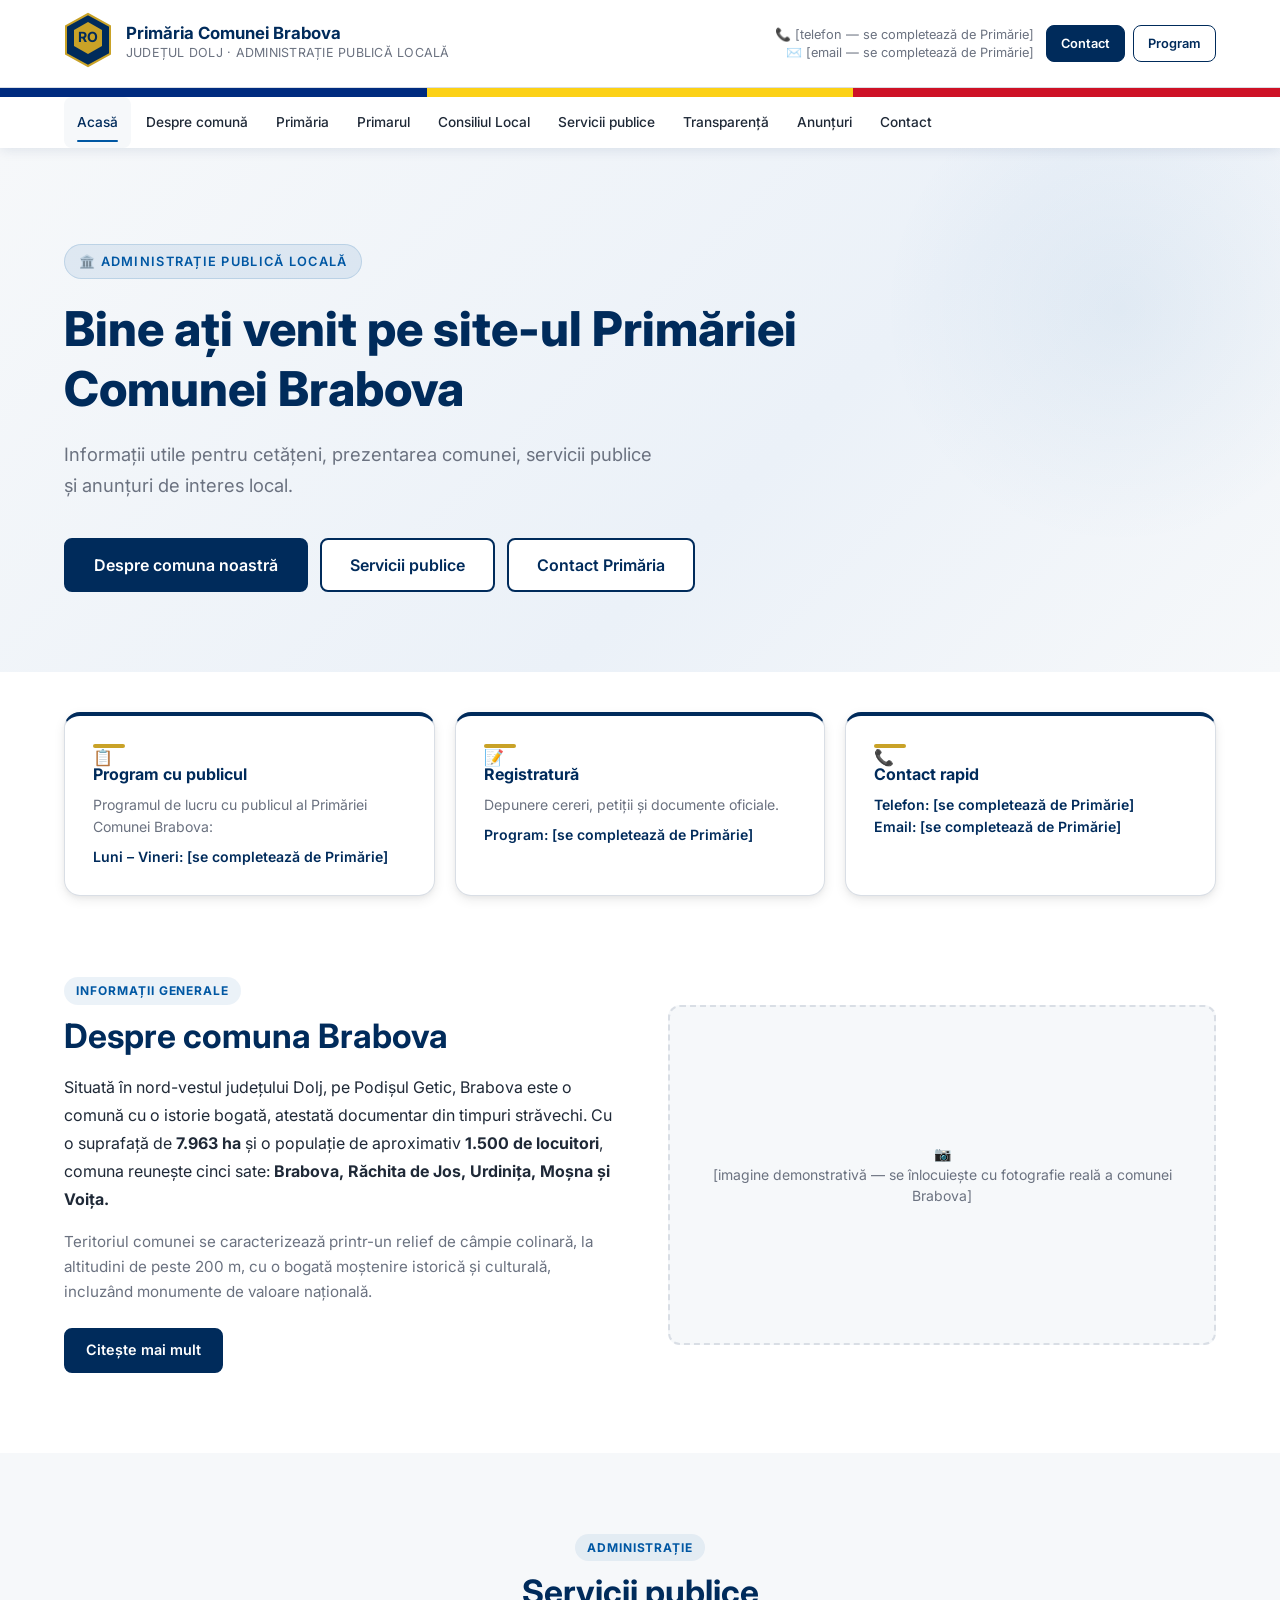
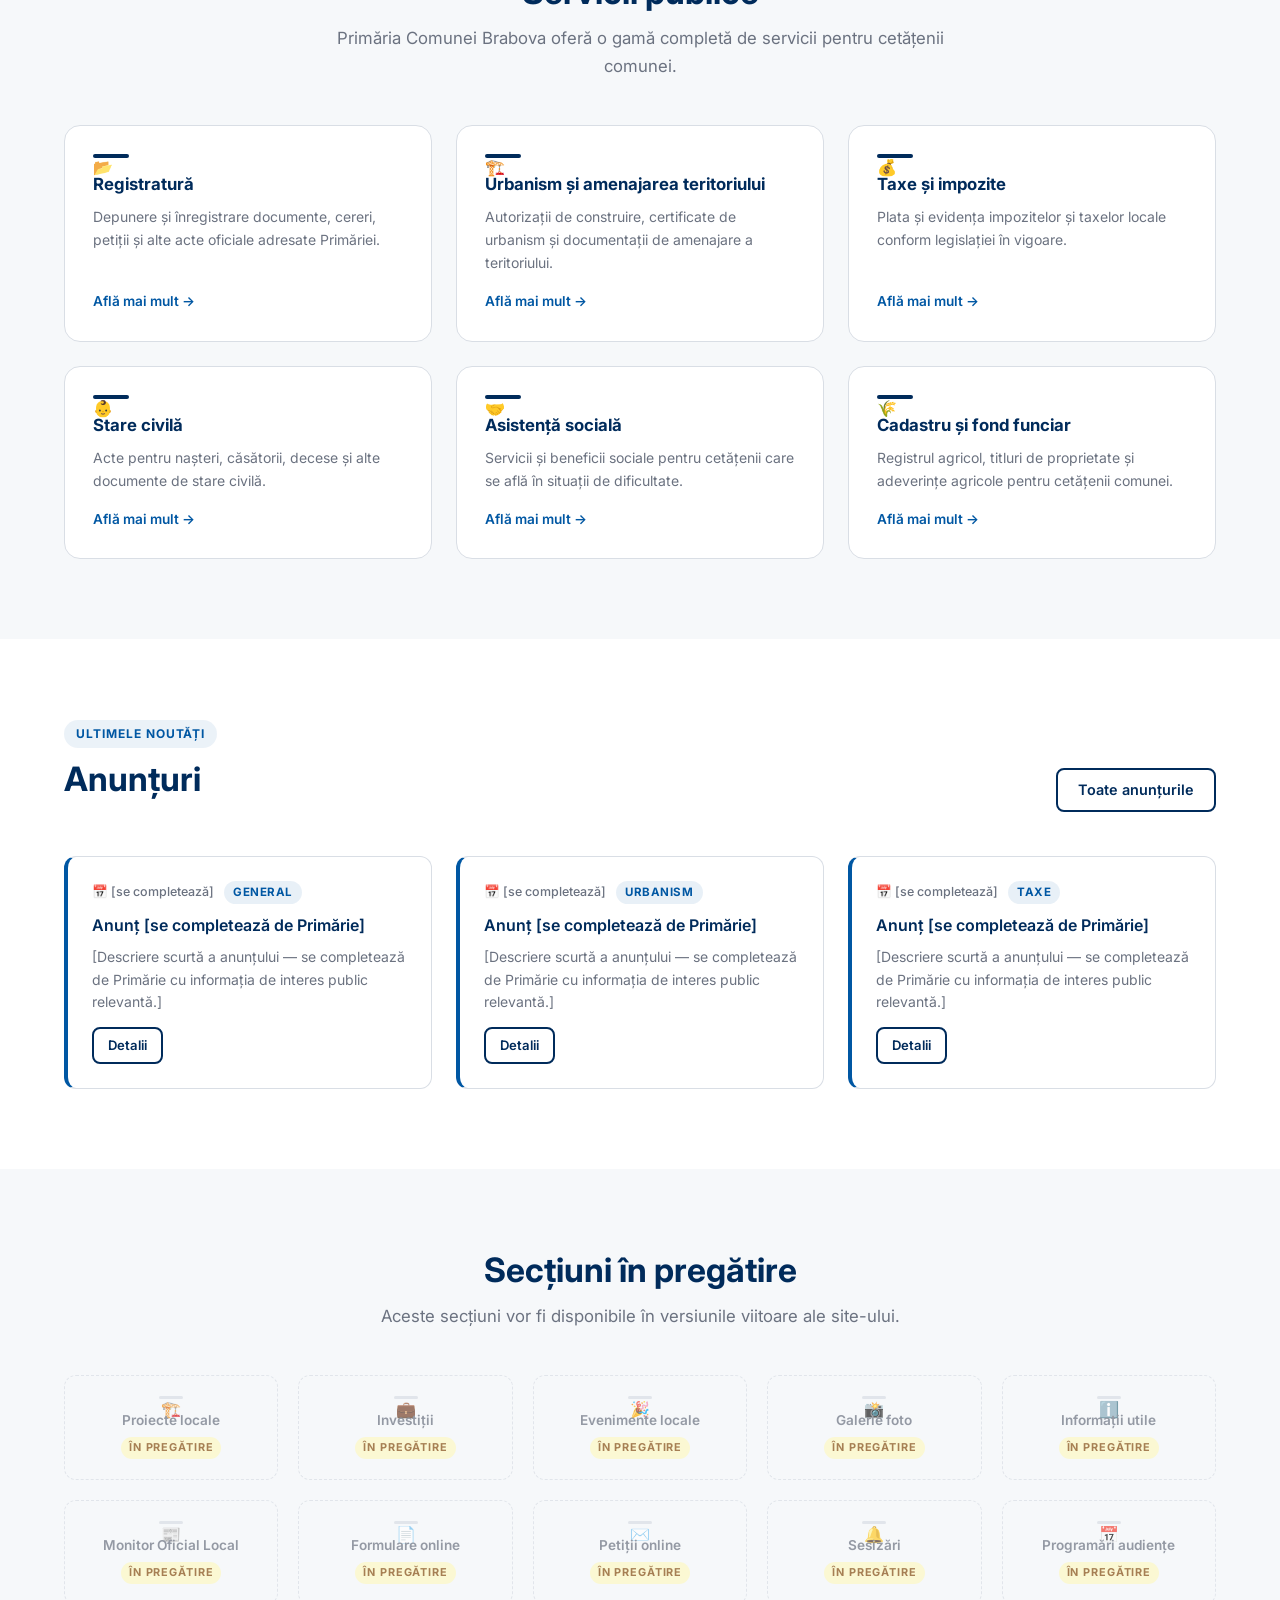
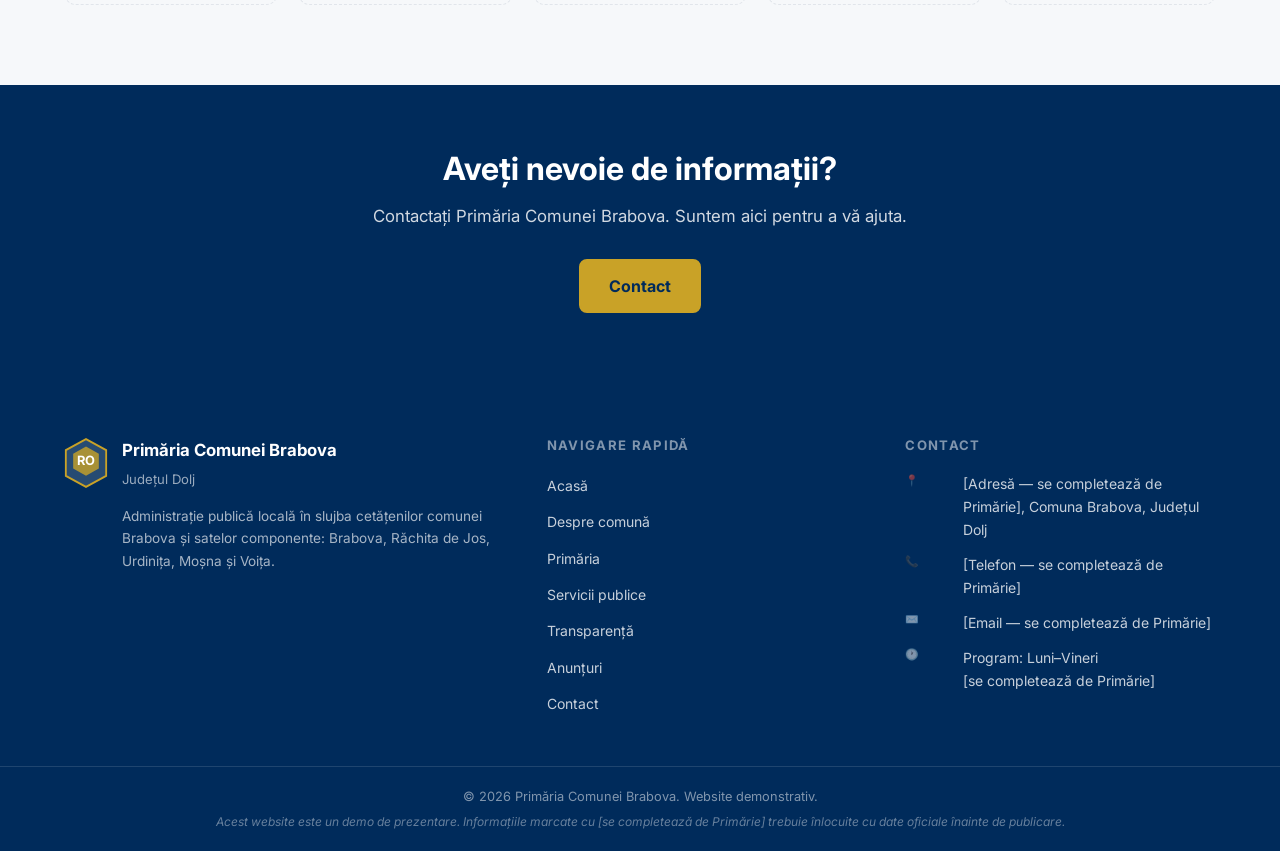
<file: comunabrabova/index.html>
<!DOCTYPE html>
<html lang="ro">
<head>
  <meta charset="UTF-8" />
  <meta name="viewport" content="width=device-width, initial-scale=1.0" />
  <title>Primăria Comunei Brabova — Județul Dolj</title>
  <meta name="description" content="Site-ul oficial al Primăriei Comunei Brabova, județul Dolj. Informații despre servicii publice, anunțuri, transparență și administrație locală." />
  <meta property="og:title" content="Primăria Comunei Brabova" />
  <meta property="og:description" content="Site-ul oficial al Primăriei Comunei Brabova, județul Dolj." />
  <meta property="og:type" content="website" />
  <meta property="og:locale" content="ro_RO" />
  <link rel="preconnect" href="https://fonts.googleapis.com" />
  <link rel="preconnect" href="https://fonts.gstatic.com" crossorigin />
  <link href="https://fonts.googleapis.com/css2?family=Inter:wght@300;400;500;600;700;800&display=swap" rel="stylesheet" />
  <link rel="stylesheet" href="css/style.css" />
</head>
<body>

<!-- ============================================================
     HEADER
============================================================ -->
<header id="site-header">
  <div class="header-top">
    <div class="container">
      <a href="index.html" class="header-brand" aria-label="Primăria Comunei Brabova — Acasă">
        <div class="stema" aria-label="Stema României">
          <svg width="48" height="56" viewBox="0 0 48 56" fill="none" xmlns="http://www.w3.org/2000/svg" aria-hidden="true">
            <path d="M24 2L46 14V42L24 54L2 42V14L24 2Z" fill="#002B5B" stroke="#C9A227" stroke-width="2"/>
            <path d="M24 10L38 18V34L24 42L10 34V18L24 10Z" fill="#C9A227"/>
            <text x="24" y="30" text-anchor="middle" fill="#002B5B" font-size="14" font-weight="bold">RO</text>
          </svg>
        </div>
        <div class="brand-text">
          <span class="brand-name">Primăria Comunei Brabova</span>
          <span class="brand-subtitle">Județul Dolj · Administrație Publică Locală</span>
        </div>
      </a>
      <div class="header-contact">
        <div class="contact-info">
          <span>📞 <a href="#">[telefon — se completează de Primărie]</a></span>
          <span>✉️ <a href="#">[email — se completează de Primărie]</a></span>
        </div>
        <div class="header-actions">
          <a href="contact.html" class="btn-header primary">Contact</a>
          <a href="contact.html#program" class="btn-header">Program</a>
        </div>
      </div>
    </div>
  </div>
  <div class="tricolor-line" aria-hidden="true">
    <span></span><span></span><span></span>
  </div>
  <nav class="nav-wrapper" aria-label="Navigare principală">
    <div class="container" style="display:flex;align-items:center;">
      <button class="hamburger" id="hamburger-btn" aria-label="Deschide meniul" aria-expanded="false" aria-controls="main-nav">
        <span></span><span></span><span></span>
      </button>
      <ul id="main-nav" role="list">
        <li><a href="index.html">Acasă</a></li>
        <li><a href="despre-comuna.html">Despre comună</a></li>
        <li><a href="primaria.html">Primăria</a></li>
        <li><a href="primarul.html">Primarul</a></li>
        <li><a href="consiliul-local.html">Consiliul Local</a></li>
        <li><a href="servicii-publice.html">Servicii publice</a></li>
        <li><a href="transparenta.html">Transparență</a></li>
        <li><a href="anunturi.html">Anunțuri</a></li>
        <li><a href="contact.html">Contact</a></li>
      </ul>
    </div>
  </nav>
</header>

<!-- ============================================================
     HERO
============================================================ -->
<main id="main-content">
  <section class="hero" aria-labelledby="hero-title">
    <div class="container">
      <div class="hero-inner">
        <div class="hero-label" aria-hidden="true">🏛️ Administrație publică locală</div>
        <h1 id="hero-title">Bine ați venit pe site-ul Primăriei Comunei Brabova</h1>
        <p class="hero-subtitle">Informații utile pentru cetățeni, prezentarea comunei, servicii publice și anunțuri de interes local.</p>
        <div class="hero-actions">
          <a href="despre-comuna.html" class="btn btn-primary btn-lg">Despre comuna noastră</a>
          <a href="servicii-publice.html" class="btn btn-secondary btn-lg">Servicii publice</a>
          <a href="contact.html" class="btn btn-secondary btn-lg">Contact Primăria</a>
        </div>
      </div>
    </div>
  </section>

  <!-- ============================================================
       QUICK ACCESS CARDS
  ============================================================ -->
  <section class="section quick-access" aria-label="Acces rapid">
    <div class="container">
      <div class="grid-3">
        <div class="quick-card">
          <span class="quick-card-icon" aria-hidden="true">📋</span>
          <h3>Program cu publicul</h3>
          <p>Programul de lucru cu publicul al Primăriei Comunei Brabova:</p>
          <p style="margin-top:8px; font-weight:600; color:var(--color-blue-dark);">Luni – Vineri: [se completează de Primărie]</p>
        </div>
        <div class="quick-card">
          <span class="quick-card-icon" aria-hidden="true">📝</span>
          <h3>Registratură</h3>
          <p>Depunere cereri, petiții și documente oficiale.</p>
          <p style="margin-top:8px; font-weight:600; color:var(--color-blue-dark);">Program: [se completează de Primărie]</p>
        </div>
        <div class="quick-card">
          <span class="quick-card-icon" aria-hidden="true">📞</span>
          <h3>Contact rapid</h3>
          <p style="font-weight:600; color:var(--color-blue-dark);">Telefon: [se completează de Primărie]</p>
          <p style="font-weight:600; color:var(--color-blue-dark);">Email: [se completează de Primărie]</p>
        </div>
      </div>
    </div>
  </section>

  <!-- ============================================================
       DESPRE COMUNA
  ============================================================ -->
  <section class="section" aria-labelledby="despre-title">
    <div class="container">
      <div class="grid-2" style="align-items:center; gap:56px;">
        <div>
          <span class="section-label">Informații generale</span>
          <h2 id="despre-title">Despre comuna Brabova</h2>
          <p style="margin-top:16px; font-size:1rem; line-height:1.75; color:var(--color-text);">
            Situată în nord-vestul județului Dolj, pe Podișul Getic, Brabova este o comună cu o istorie bogată, atestată documentar din timpuri străvechi. Cu o suprafață de <strong>7.963 ha</strong> și o populație de aproximativ <strong>1.500 de locuitori</strong>, comuna reunește cinci sate: <strong>Brabova, Răchita de Jos, Urdinița, Moșna și Voița.</strong>
          </p>
          <p style="font-size:0.95rem; color:var(--color-text-sec);">
            Teritoriul comunei se caracterizează printr-un relief de câmpie colinară, la altitudini de peste 200 m, cu o bogată moștenire istorică și culturală, incluzând monumente de valoare națională.
          </p>
          <div style="margin-top:24px;">
            <a href="despre-comuna.html" class="btn btn-primary">Citește mai mult</a>
          </div>
        </div>
        <div>
          <div class="img-placeholder large" role="img" aria-label="Fotografie reprezentativă a comunei Brabova">
            <span>📷<br>[imagine demonstrativă — se înlocuiește cu fotografie reală a comunei Brabova]</span>
          </div>
        </div>
      </div>
    </div>
  </section>

  <!-- ============================================================
       SERVICII PUBLICE
  ============================================================ -->
  <section class="section section-alt" aria-labelledby="servicii-title">
    <div class="container">
      <div class="section-header center">
        <span class="section-label">Administrație</span>
        <h2 id="servicii-title">Servicii publice</h2>
        <p>Primăria Comunei Brabova oferă o gamă completă de servicii pentru cetățenii comunei.</p>
      </div>
      <div class="grid-3">
        <div class="service-card">
          <span class="service-icon" aria-hidden="true">📂</span>
          <h3 class="service-title">Registratură</h3>
          <p class="service-text">Depunere și înregistrare documente, cereri, petiții și alte acte oficiale adresate Primăriei.</p>
          <a href="servicii-publice.html" class="service-link">Află mai mult →</a>
        </div>
        <div class="service-card">
          <span class="service-icon" aria-hidden="true">🏗️</span>
          <h3 class="service-title">Urbanism și amenajarea teritoriului</h3>
          <p class="service-text">Autorizații de construire, certificate de urbanism și documentații de amenajare a teritoriului.</p>
          <a href="servicii-publice.html" class="service-link">Află mai mult →</a>
        </div>
        <div class="service-card">
          <span class="service-icon" aria-hidden="true">💰</span>
          <h3 class="service-title">Taxe și impozite</h3>
          <p class="service-text">Plata și evidența impozitelor și taxelor locale conform legislației în vigoare.</p>
          <a href="servicii-publice.html" class="service-link">Află mai mult →</a>
        </div>
        <div class="service-card">
          <span class="service-icon" aria-hidden="true">👶</span>
          <h3 class="service-title">Stare civilă</h3>
          <p class="service-text">Acte pentru nașteri, căsătorii, decese și alte documente de stare civilă.</p>
          <a href="servicii-publice.html" class="service-link">Află mai mult →</a>
        </div>
        <div class="service-card">
          <span class="service-icon" aria-hidden="true">🤝</span>
          <h3 class="service-title">Asistență socială</h3>
          <p class="service-text">Servicii și beneficii sociale pentru cetățenii care se află în situații de dificultate.</p>
          <a href="servicii-publice.html" class="service-link">Află mai mult →</a>
        </div>
        <div class="service-card">
          <span class="service-icon" aria-hidden="true">🌾</span>
          <h3 class="service-title">Cadastru și fond funciar</h3>
          <p class="service-text">Registrul agricol, titluri de proprietate și adeverințe agricole pentru cetățenii comunei.</p>
          <a href="servicii-publice.html" class="service-link">Află mai mult →</a>
        </div>
      </div>
    </div>
  </section>

  <!-- ============================================================
       ANUNȚURI
  ============================================================ -->
  <section class="section" aria-labelledby="anunturi-title">
    <div class="container">
      <div class="section-header" style="display:flex; justify-content:space-between; align-items:flex-end; flex-wrap:wrap; gap:16px;">
        <div>
          <span class="section-label">Ultimele noutăți</span>
          <h2 id="anunturi-title">Anunțuri</h2>
        </div>
        <a href="anunturi.html" class="btn btn-secondary">Toate anunțurile</a>
      </div>
      <div class="grid-3">
        <div class="anunt-card">
          <div class="anunt-meta">
            <span class="anunt-date">📅 [se completează]</span>
            <span class="anunt-cat">General</span>
          </div>
          <div class="anunt-title">Anunț [se completează de Primărie]</div>
          <p class="anunt-excerpt">[Descriere scurtă a anunțului — se completează de Primărie cu informația de interes public relevantă.]</p>
          <a href="anunturi.html" class="btn btn-sm btn-secondary">Detalii</a>
        </div>
        <div class="anunt-card">
          <div class="anunt-meta">
            <span class="anunt-date">📅 [se completează]</span>
            <span class="anunt-cat">Urbanism</span>
          </div>
          <div class="anunt-title">Anunț [se completează de Primărie]</div>
          <p class="anunt-excerpt">[Descriere scurtă a anunțului — se completează de Primărie cu informația de interes public relevantă.]</p>
          <a href="anunturi.html" class="btn btn-sm btn-secondary">Detalii</a>
        </div>
        <div class="anunt-card">
          <div class="anunt-meta">
            <span class="anunt-date">📅 [se completează]</span>
            <span class="anunt-cat">Taxe</span>
          </div>
          <div class="anunt-title">Anunț [se completează de Primărie]</div>
          <p class="anunt-excerpt">[Descriere scurtă a anunțului — se completează de Primărie cu informația de interes public relevantă.]</p>
          <a href="anunturi.html" class="btn btn-sm btn-secondary">Detalii</a>
        </div>
      </div>
    </div>
  </section>

  <!-- ============================================================
       SECȚIUNI ÎN PREGĂTIRE
  ============================================================ -->
  <section class="section section-alt future-section" aria-labelledby="viitor-title">
    <div class="container">
      <div class="section-header center">
        <h2 id="viitor-title">Secțiuni în pregătire</h2>
        <p>Aceste secțiuni vor fi disponibile în versiunile viitoare ale site-ului.</p>
      </div>
      <div class="grid-4" style="grid-template-columns: repeat(5, 1fr);">
        <div class="future-card">
          <span class="future-card-icon">🏗️</span>
          <div class="future-card-title">Proiecte locale</div>
          <span class="future-badge">În pregătire</span>
        </div>
        <div class="future-card">
          <span class="future-card-icon">💼</span>
          <div class="future-card-title">Investiții</div>
          <span class="future-badge">În pregătire</span>
        </div>
        <div class="future-card">
          <span class="future-card-icon">🎉</span>
          <div class="future-card-title">Evenimente locale</div>
          <span class="future-badge">În pregătire</span>
        </div>
        <div class="future-card">
          <span class="future-card-icon">📸</span>
          <div class="future-card-title">Galerie foto</div>
          <span class="future-badge">În pregătire</span>
        </div>
        <div class="future-card">
          <span class="future-card-icon">ℹ️</span>
          <div class="future-card-title">Informații utile</div>
          <span class="future-badge">În pregătire</span>
        </div>
        <div class="future-card">
          <span class="future-card-icon">📰</span>
          <div class="future-card-title">Monitor Oficial Local</div>
          <span class="future-badge">În pregătire</span>
        </div>
        <div class="future-card">
          <span class="future-card-icon">📄</span>
          <div class="future-card-title">Formulare online</div>
          <span class="future-badge">În pregătire</span>
        </div>
        <div class="future-card">
          <span class="future-card-icon">✉️</span>
          <div class="future-card-title">Petiții online</div>
          <span class="future-badge">În pregătire</span>
        </div>
        <div class="future-card">
          <span class="future-card-icon">🔔</span>
          <div class="future-card-title">Sesizări</div>
          <span class="future-badge">În pregătire</span>
        </div>
        <div class="future-card">
          <span class="future-card-icon">📅</span>
          <div class="future-card-title">Programări audiențe</div>
          <span class="future-badge">În pregătire</span>
        </div>
      </div>
    </div>
  </section>

  <!-- ============================================================
       CTA BANNER
  ============================================================ -->
  <section class="cta-banner" aria-label="Contact Primăria">
    <div class="container">
      <h2>Aveți nevoie de informații?</h2>
      <p>Contactați Primăria Comunei Brabova. Suntem aici pentru a vă ajuta.</p>
      <a href="contact.html" class="btn btn-primary btn-lg">Contact</a>
    </div>
  </section>
</main>

<!-- ============================================================
     FOOTER
============================================================ -->
<footer id="site-footer" aria-label="Subsol pagină">
  <div class="container">
    <div class="footer-main">
      <div class="footer-brand-col">
        <div class="footer-brand">
          <div aria-hidden="true">
            <svg width="44" height="52" viewBox="0 0 48 56" fill="none" xmlns="http://www.w3.org/2000/svg">
              <path d="M24 2L46 14V42L24 54L2 42V14L24 2Z" fill="rgba(255,255,255,0.15)" stroke="#C9A227" stroke-width="2"/>
              <path d="M24 10L38 18V34L24 42L10 34V18L24 10Z" fill="#C9A227" opacity="0.8"/>
              <text x="24" y="30" text-anchor="middle" fill="white" font-size="14" font-weight="bold">RO</text>
            </svg>
          </div>
          <div class="footer-brand-text">
            <span class="footer-brand-name">Primăria Comunei Brabova</span>
            <span class="footer-brand-sub">Județul Dolj</span>
            <p class="footer-desc">Administrație publică locală în slujba cetățenilor comunei Brabova și satelor componente: Brabova, Răchita de Jos, Urdinița, Moșna și Voița.</p>
          </div>
        </div>
      </div>
      <div class="footer-col">
        <h4>Navigare rapidă</h4>
        <ul>
          <li><a href="index.html">Acasă</a></li>
          <li><a href="despre-comuna.html">Despre comună</a></li>
          <li><a href="primaria.html">Primăria</a></li>
          <li><a href="servicii-publice.html">Servicii publice</a></li>
          <li><a href="transparenta.html">Transparență</a></li>
          <li><a href="anunturi.html">Anunțuri</a></li>
          <li><a href="contact.html">Contact</a></li>
        </ul>
      </div>
      <div class="footer-col">
        <h4>Contact</h4>
        <div class="footer-contact-item">
          <span class="footer-contact-icon">📍</span>
          <span>[Adresă — se completează de Primărie], Comuna Brabova, Județul Dolj</span>
        </div>
        <div class="footer-contact-item">
          <span class="footer-contact-icon">📞</span>
          <span>[Telefon — se completează de Primărie]</span>
        </div>
        <div class="footer-contact-item">
          <span class="footer-contact-icon">✉️</span>
          <span>[Email — se completează de Primărie]</span>
        </div>
        <div class="footer-contact-item">
          <span class="footer-contact-icon">🕐</span>
          <span>Program: Luni–Vineri<br>[se completează de Primărie]</span>
        </div>
      </div>
    </div>
  </div>
  <div class="footer-bottom">
    <div class="container">
      <div class="footer-bottom-inner">
        <p>© 2026 Primăria Comunei Brabova. Website demonstrativ.</p>
        <p class="demo-note">Acest website este un demo de prezentare. Informațiile marcate cu [se completează de Primărie] trebuie înlocuite cu date oficiale înainte de publicare.</p>
      </div>
    </div>
  </div>
</footer>

<script src="js/main.js"></script>
</body>
</html>
</file>
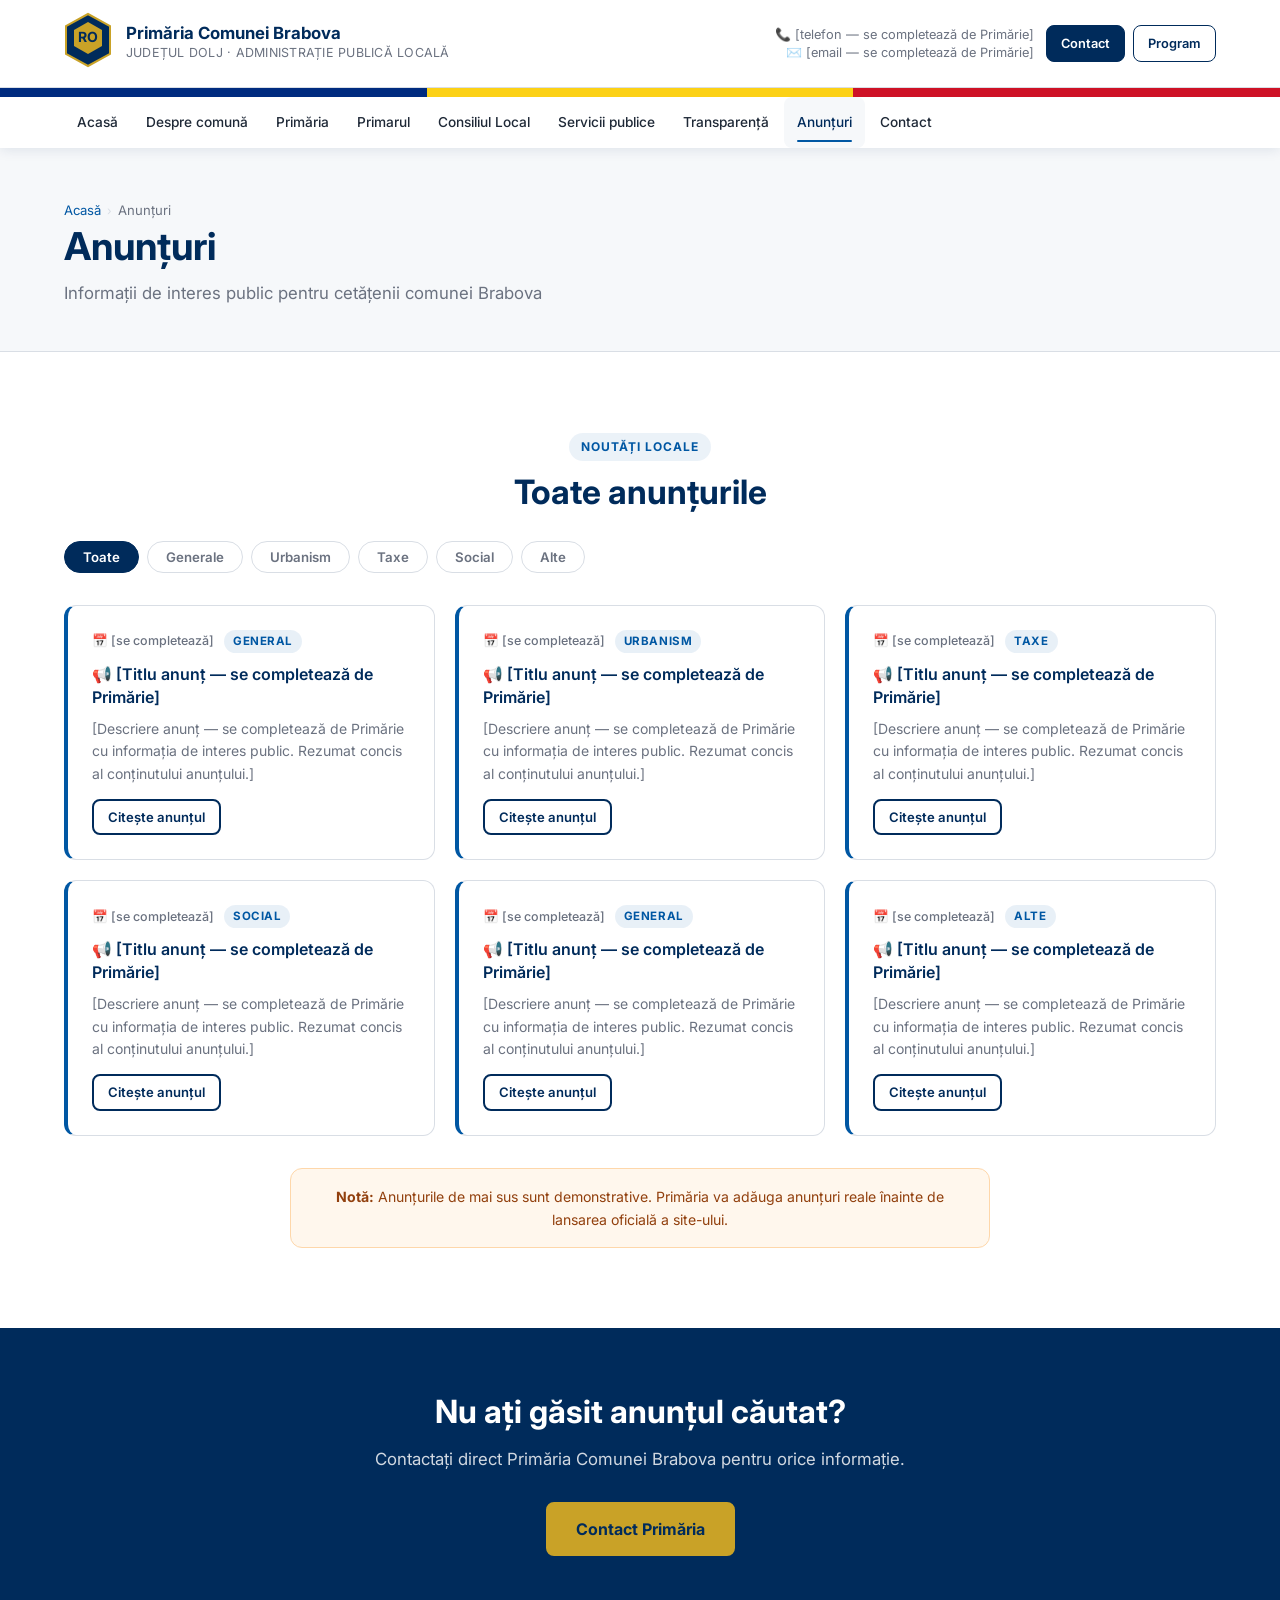
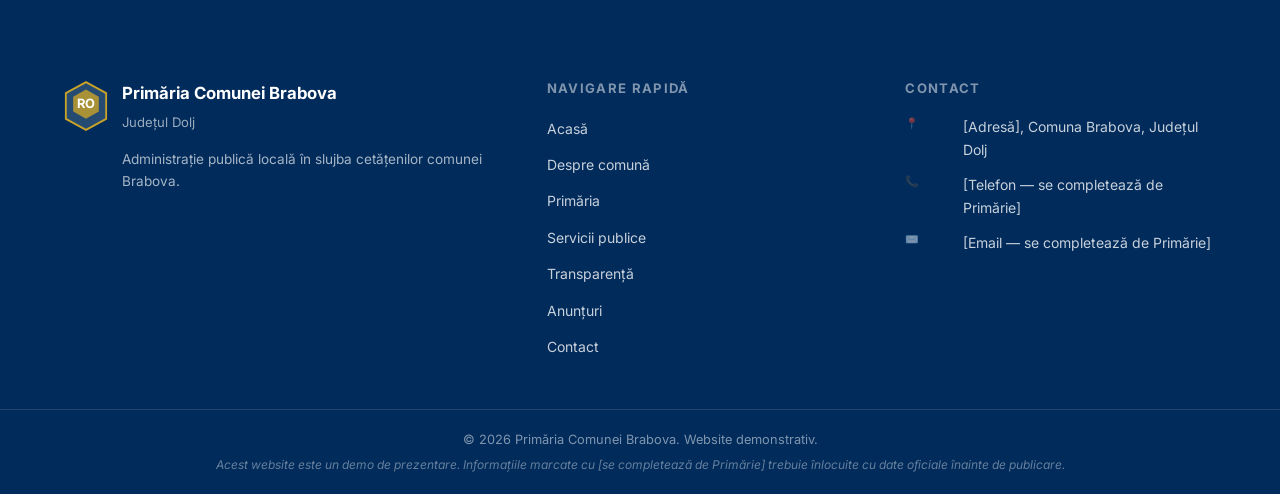
<file: comunabrabova/anunturi.html>
<!DOCTYPE html>
<html lang="ro">
<head>
  <meta charset="UTF-8" />
  <meta name="viewport" content="width=device-width, initial-scale=1.0" />
  <title>Anunțuri — Primăria Comunei Brabova</title>
  <meta name="description" content="Anunțuri și informații de interes public ale Primăriei Comunei Brabova, județul Dolj." />
  <meta property="og:title" content="Anunțuri — Primăria Comunei Brabova" />
  <meta property="og:type" content="website" />
  <meta property="og:locale" content="ro_RO" />
  <link rel="preconnect" href="https://fonts.googleapis.com" />
  <link rel="preconnect" href="https://fonts.gstatic.com" crossorigin />
  <link href="https://fonts.googleapis.com/css2?family=Inter:wght@300;400;500;600;700;800&display=swap" rel="stylesheet" />
  <link rel="stylesheet" href="css/style.css" />
</head>
<body>

<!-- HEADER -->
<header id="site-header">
  <div class="header-top">
    <div class="container">
      <a href="index.html" class="header-brand" aria-label="Primăria Comunei Brabova — Acasă">
        <div class="stema" aria-label="Stema României">
          <svg width="48" height="56" viewBox="0 0 48 56" fill="none" xmlns="http://www.w3.org/2000/svg" aria-hidden="true">
            <path d="M24 2L46 14V42L24 54L2 42V14L24 2Z" fill="#002B5B" stroke="#C9A227" stroke-width="2"/>
            <path d="M24 10L38 18V34L24 42L10 34V18L24 10Z" fill="#C9A227"/>
            <text x="24" y="30" text-anchor="middle" fill="#002B5B" font-size="14" font-weight="bold">RO</text>
          </svg>
        </div>
        <div class="brand-text">
          <span class="brand-name">Primăria Comunei Brabova</span>
          <span class="brand-subtitle">Județul Dolj · Administrație Publică Locală</span>
        </div>
      </a>
      <div class="header-contact">
        <div class="contact-info">
          <span>📞 <a href="#">[telefon — se completează de Primărie]</a></span>
          <span>✉️ <a href="#">[email — se completează de Primărie]</a></span>
        </div>
        <div class="header-actions">
          <a href="contact.html" class="btn-header primary">Contact</a>
          <a href="contact.html#program" class="btn-header">Program</a>
        </div>
      </div>
    </div>
  </div>
  <div class="tricolor-line" aria-hidden="true"><span></span><span></span><span></span></div>
  <nav class="nav-wrapper" aria-label="Navigare principală">
    <div class="container" style="display:flex;align-items:center;">
      <button class="hamburger" id="hamburger-btn" aria-label="Deschide meniul" aria-expanded="false" aria-controls="main-nav">
        <span></span><span></span><span></span>
      </button>
      <ul id="main-nav" role="list">
        <li><a href="index.html">Acasă</a></li>
        <li><a href="despre-comuna.html">Despre comună</a></li>
        <li><a href="primaria.html">Primăria</a></li>
        <li><a href="primarul.html">Primarul</a></li>
        <li><a href="consiliul-local.html">Consiliul Local</a></li>
        <li><a href="servicii-publice.html">Servicii publice</a></li>
        <li><a href="transparenta.html">Transparență</a></li>
        <li><a href="anunturi.html">Anunțuri</a></li>
        <li><a href="contact.html">Contact</a></li>
      </ul>
    </div>
  </nav>
</header>

<main id="main-content">

  <!-- PAGE HERO -->
  <section class="page-hero">
    <div class="container">
      <nav class="breadcrumb" aria-label="Breadcrumb">
        <a href="index.html">Acasă</a>
        <span class="breadcrumb-sep" aria-hidden="true">›</span>
        <span aria-current="page">Anunțuri</span>
      </nav>
      <h1>Anunțuri</h1>
      <p class="page-hero-subtitle">Informații de interes public pentru cetățenii comunei Brabova</p>
    </div>
  </section>

  <section class="section" aria-labelledby="anunturi-title">
    <div class="container">

      <div class="section-header center" style="margin-bottom:28px;">
        <span class="section-label">Noutăți locale</span>
        <h2 id="anunturi-title">Toate anunțurile</h2>
      </div>

      <!-- Filter Bar -->
      <div class="filter-bar" role="group" aria-label="Filtrare anunțuri">
        <button class="filter-btn active" data-filter="toate">Toate</button>
        <button class="filter-btn" data-filter="general">Generale</button>
        <button class="filter-btn" data-filter="urbanism">Urbanism</button>
        <button class="filter-btn" data-filter="taxe">Taxe</button>
        <button class="filter-btn" data-filter="social">Social</button>
        <button class="filter-btn" data-filter="alte">Alte</button>
      </div>

      <!-- Anunțuri grid -->
      <div class="grid-3" style="gap:20px;">

        <article class="anunt-card" data-cat="general">
          <div class="anunt-meta">
            <span class="anunt-date">📅 [se completează]</span>
            <span class="anunt-cat">General</span>
          </div>
          <div class="anunt-title">📢 [Titlu anunț — se completează de Primărie]</div>
          <p class="anunt-excerpt">[Descriere anunț — se completează de Primărie cu informația de interes public. Rezumat concis al conținutului anunțului.]</p>
          <a href="#" class="btn btn-sm btn-secondary">Citește anunțul</a>
        </article>

        <article class="anunt-card" data-cat="urbanism">
          <div class="anunt-meta">
            <span class="anunt-date">📅 [se completează]</span>
            <span class="anunt-cat">Urbanism</span>
          </div>
          <div class="anunt-title">📢 [Titlu anunț — se completează de Primărie]</div>
          <p class="anunt-excerpt">[Descriere anunț — se completează de Primărie cu informația de interes public. Rezumat concis al conținutului anunțului.]</p>
          <a href="#" class="btn btn-sm btn-secondary">Citește anunțul</a>
        </article>

        <article class="anunt-card" data-cat="taxe">
          <div class="anunt-meta">
            <span class="anunt-date">📅 [se completează]</span>
            <span class="anunt-cat">Taxe</span>
          </div>
          <div class="anunt-title">📢 [Titlu anunț — se completează de Primărie]</div>
          <p class="anunt-excerpt">[Descriere anunț — se completează de Primărie cu informația de interes public. Rezumat concis al conținutului anunțului.]</p>
          <a href="#" class="btn btn-sm btn-secondary">Citește anunțul</a>
        </article>

        <article class="anunt-card" data-cat="social">
          <div class="anunt-meta">
            <span class="anunt-date">📅 [se completează]</span>
            <span class="anunt-cat">Social</span>
          </div>
          <div class="anunt-title">📢 [Titlu anunț — se completează de Primărie]</div>
          <p class="anunt-excerpt">[Descriere anunț — se completează de Primărie cu informația de interes public. Rezumat concis al conținutului anunțului.]</p>
          <a href="#" class="btn btn-sm btn-secondary">Citește anunțul</a>
        </article>

        <article class="anunt-card" data-cat="general">
          <div class="anunt-meta">
            <span class="anunt-date">📅 [se completează]</span>
            <span class="anunt-cat">General</span>
          </div>
          <div class="anunt-title">📢 [Titlu anunț — se completează de Primărie]</div>
          <p class="anunt-excerpt">[Descriere anunț — se completează de Primărie cu informația de interes public. Rezumat concis al conținutului anunțului.]</p>
          <a href="#" class="btn btn-sm btn-secondary">Citește anunțul</a>
        </article>

        <article class="anunt-card" data-cat="alte">
          <div class="anunt-meta">
            <span class="anunt-date">📅 [se completează]</span>
            <span class="anunt-cat">Alte</span>
          </div>
          <div class="anunt-title">📢 [Titlu anunț — se completează de Primărie]</div>
          <p class="anunt-excerpt">[Descriere anunț — se completează de Primărie cu informația de interes public. Rezumat concis al conținutului anunțului.]</p>
          <a href="#" class="btn btn-sm btn-secondary">Citește anunțul</a>
        </article>

      </div>

      <div class="info-box" style="max-width:700px; margin:32px auto 0; text-align:center;">
        <strong>Notă:</strong> Anunțurile de mai sus sunt demonstrative. Primăria va adăuga anunțuri reale înainte de lansarea oficială a site-ului.
      </div>

    </div>
  </section>

  <!-- CTA -->
  <section class="cta-banner" aria-label="Contact Primăria">
    <div class="container">
      <h2>Nu ați găsit anunțul căutat?</h2>
      <p>Contactați direct Primăria Comunei Brabova pentru orice informație.</p>
      <a href="contact.html" class="btn btn-primary btn-lg">Contact Primăria</a>
    </div>
  </section>

</main>

<!-- FOOTER -->
<footer id="site-footer" aria-label="Subsol pagină">
  <div class="container">
    <div class="footer-main">
      <div class="footer-brand-col">
        <div class="footer-brand">
          <div aria-hidden="true">
            <svg width="44" height="52" viewBox="0 0 48 56" fill="none" xmlns="http://www.w3.org/2000/svg">
              <path d="M24 2L46 14V42L24 54L2 42V14L24 2Z" fill="rgba(255,255,255,0.15)" stroke="#C9A227" stroke-width="2"/>
              <path d="M24 10L38 18V34L24 42L10 34V18L24 10Z" fill="#C9A227" opacity="0.8"/>
              <text x="24" y="30" text-anchor="middle" fill="white" font-size="14" font-weight="bold">RO</text>
            </svg>
          </div>
          <div class="footer-brand-text">
            <span class="footer-brand-name">Primăria Comunei Brabova</span>
            <span class="footer-brand-sub">Județul Dolj</span>
            <p class="footer-desc">Administrație publică locală în slujba cetățenilor comunei Brabova.</p>
          </div>
        </div>
      </div>
      <div class="footer-col">
        <h4>Navigare rapidă</h4>
        <ul>
          <li><a href="index.html">Acasă</a></li>
          <li><a href="despre-comuna.html">Despre comună</a></li>
          <li><a href="primaria.html">Primăria</a></li>
          <li><a href="servicii-publice.html">Servicii publice</a></li>
          <li><a href="transparenta.html">Transparență</a></li>
          <li><a href="anunturi.html">Anunțuri</a></li>
          <li><a href="contact.html">Contact</a></li>
        </ul>
      </div>
      <div class="footer-col">
        <h4>Contact</h4>
        <div class="footer-contact-item">
          <span class="footer-contact-icon">📍</span>
          <span>[Adresă], Comuna Brabova, Județul Dolj</span>
        </div>
        <div class="footer-contact-item">
          <span class="footer-contact-icon">📞</span>
          <span>[Telefon — se completează de Primărie]</span>
        </div>
        <div class="footer-contact-item">
          <span class="footer-contact-icon">✉️</span>
          <span>[Email — se completează de Primărie]</span>
        </div>
      </div>
    </div>
  </div>
  <div class="footer-bottom">
    <div class="container">
      <div class="footer-bottom-inner">
        <p>© 2026 Primăria Comunei Brabova. Website demonstrativ.</p>
        <p class="demo-note">Acest website este un demo de prezentare. Informațiile marcate cu [se completează de Primărie] trebuie înlocuite cu date oficiale înainte de publicare.</p>
      </div>
    </div>
  </div>
</footer>

<script src="js/main.js"></script>
</body>
</html>
</file>
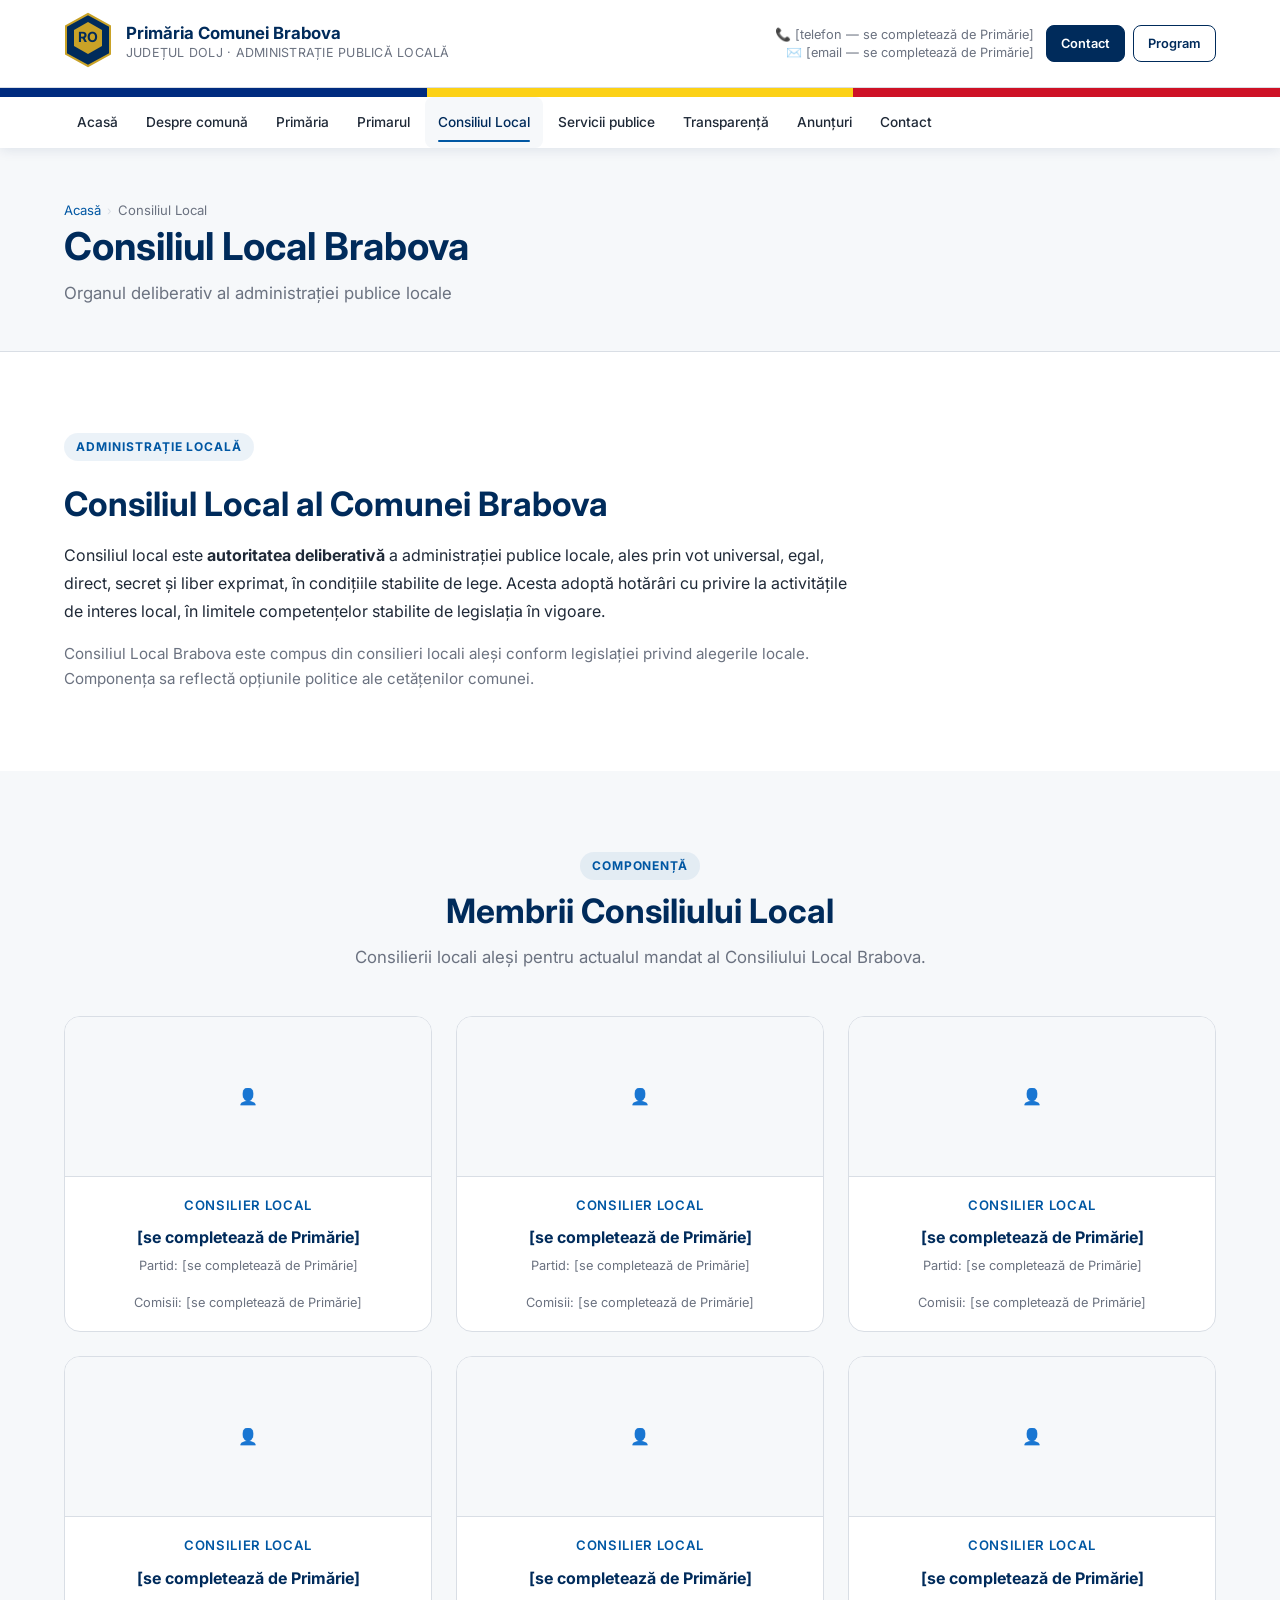
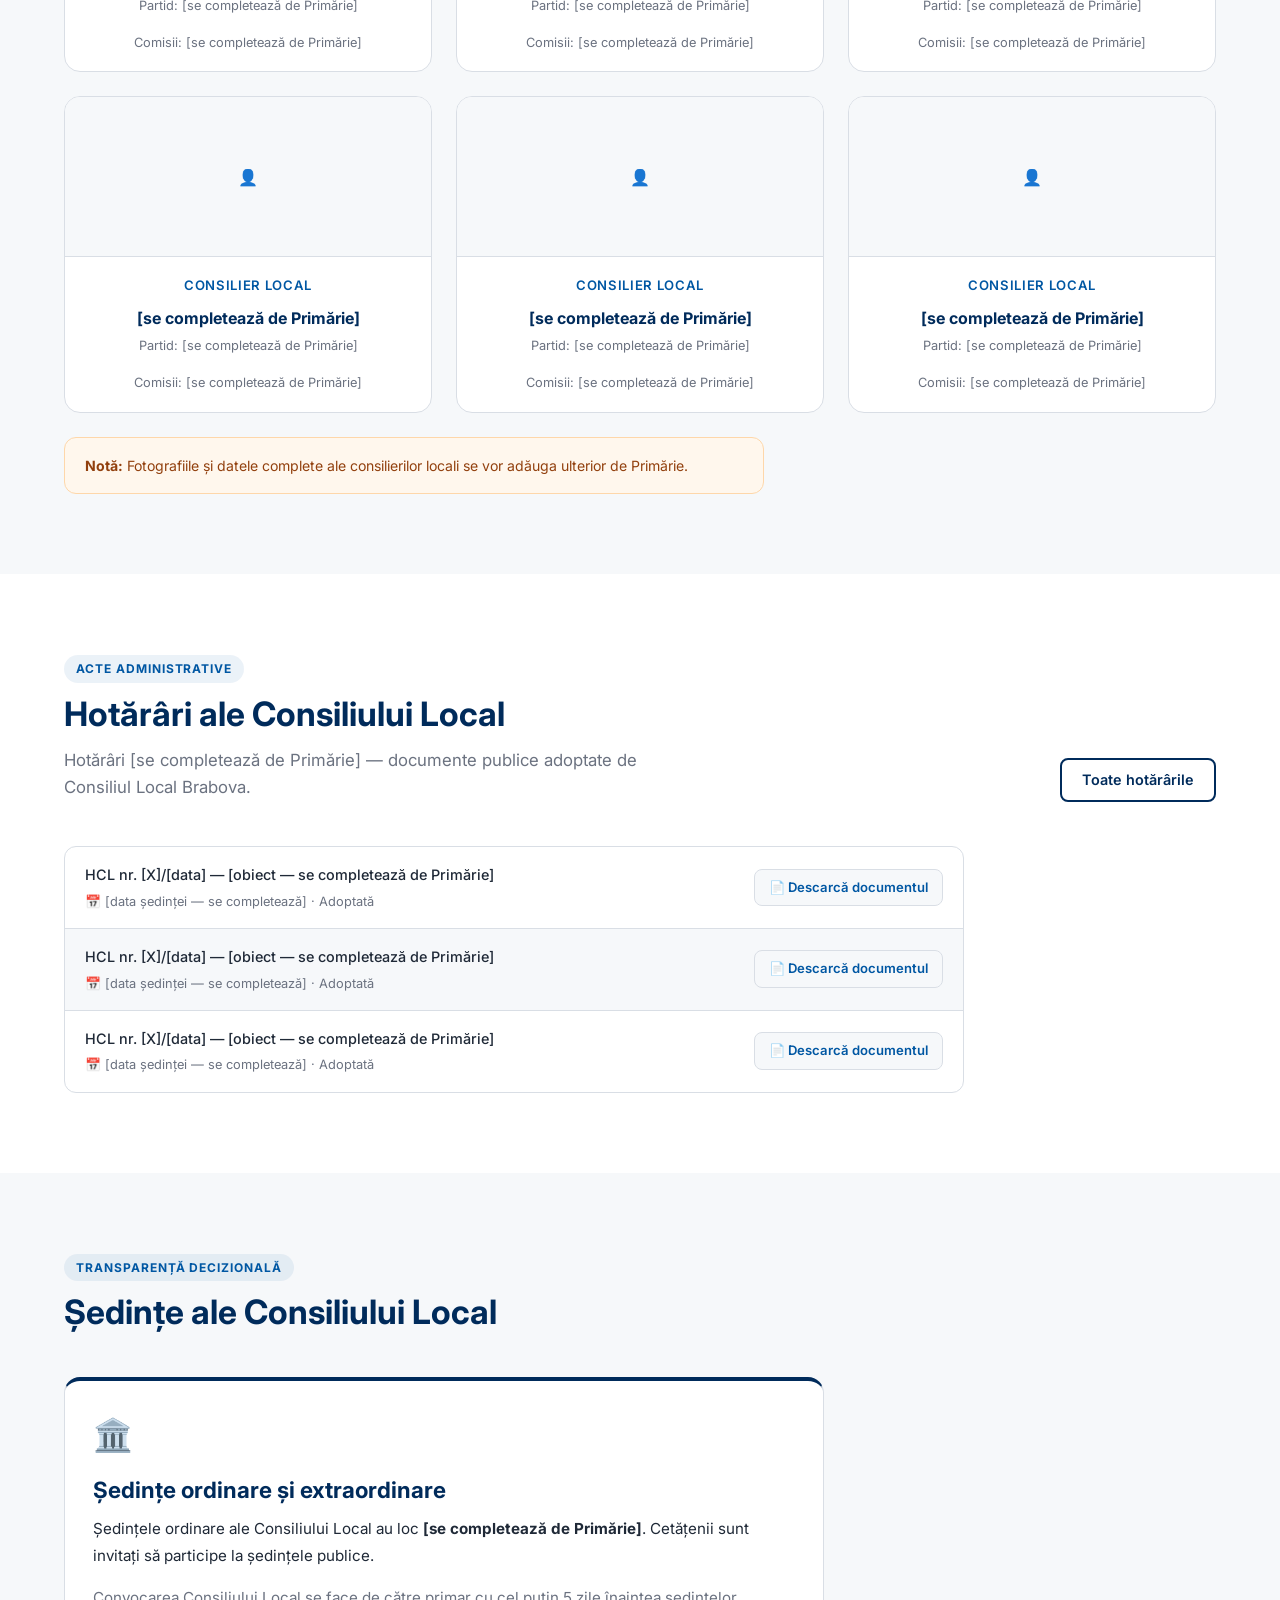
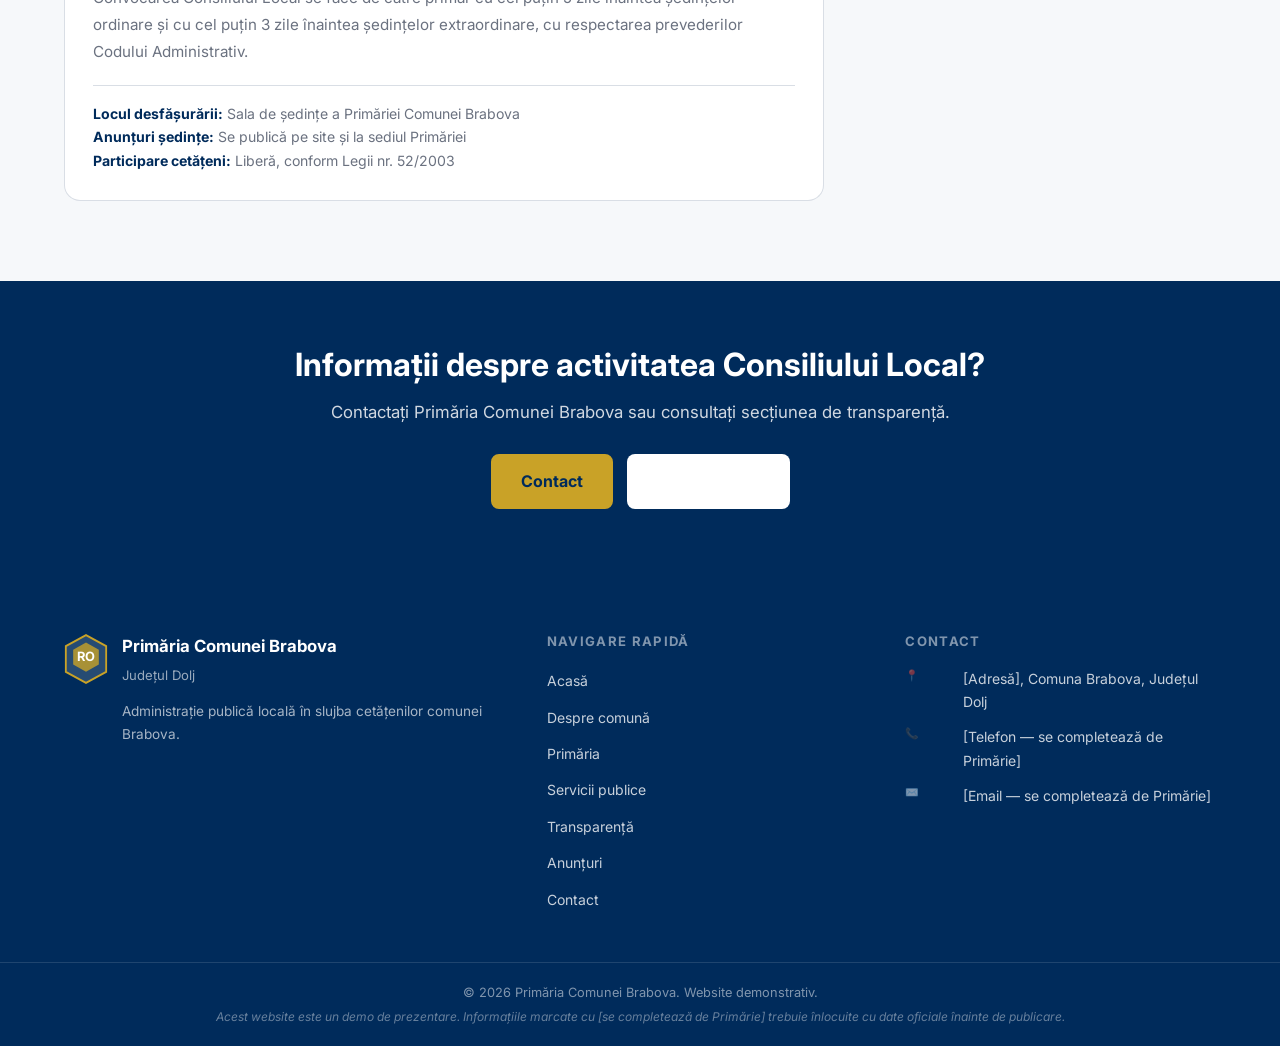
<file: comunabrabova/consiliul-local.html>
<!DOCTYPE html>
<html lang="ro">
<head>
  <meta charset="UTF-8" />
  <meta name="viewport" content="width=device-width, initial-scale=1.0" />
  <title>Consiliul Local — Primăria Comunei Brabova</title>
  <meta name="description" content="Componența și activitatea Consiliului Local Brabova: membri, hotărâri adoptate și ședințe publice." />
  <meta property="og:title" content="Consiliul Local Brabova" />
  <meta property="og:type" content="website" />
  <meta property="og:locale" content="ro_RO" />
  <link rel="preconnect" href="https://fonts.googleapis.com" />
  <link rel="preconnect" href="https://fonts.gstatic.com" crossorigin />
  <link href="https://fonts.googleapis.com/css2?family=Inter:wght@300;400;500;600;700;800&display=swap" rel="stylesheet" />
  <link rel="stylesheet" href="css/style.css" />
</head>
<body>

<!-- HEADER -->
<header id="site-header">
  <div class="header-top">
    <div class="container">
      <a href="index.html" class="header-brand" aria-label="Primăria Comunei Brabova — Acasă">
        <div class="stema" aria-label="Stema României">
          <svg width="48" height="56" viewBox="0 0 48 56" fill="none" xmlns="http://www.w3.org/2000/svg" aria-hidden="true">
            <path d="M24 2L46 14V42L24 54L2 42V14L24 2Z" fill="#002B5B" stroke="#C9A227" stroke-width="2"/>
            <path d="M24 10L38 18V34L24 42L10 34V18L24 10Z" fill="#C9A227"/>
            <text x="24" y="30" text-anchor="middle" fill="#002B5B" font-size="14" font-weight="bold">RO</text>
          </svg>
        </div>
        <div class="brand-text">
          <span class="brand-name">Primăria Comunei Brabova</span>
          <span class="brand-subtitle">Județul Dolj · Administrație Publică Locală</span>
        </div>
      </a>
      <div class="header-contact">
        <div class="contact-info">
          <span>📞 <a href="#">[telefon — se completează de Primărie]</a></span>
          <span>✉️ <a href="#">[email — se completează de Primărie]</a></span>
        </div>
        <div class="header-actions">
          <a href="contact.html" class="btn-header primary">Contact</a>
          <a href="contact.html#program" class="btn-header">Program</a>
        </div>
      </div>
    </div>
  </div>
  <div class="tricolor-line" aria-hidden="true"><span></span><span></span><span></span></div>
  <nav class="nav-wrapper" aria-label="Navigare principală">
    <div class="container" style="display:flex;align-items:center;">
      <button class="hamburger" id="hamburger-btn" aria-label="Deschide meniul" aria-expanded="false" aria-controls="main-nav">
        <span></span><span></span><span></span>
      </button>
      <ul id="main-nav" role="list">
        <li><a href="index.html">Acasă</a></li>
        <li><a href="despre-comuna.html">Despre comună</a></li>
        <li><a href="primaria.html">Primăria</a></li>
        <li><a href="primarul.html">Primarul</a></li>
        <li><a href="consiliul-local.html">Consiliul Local</a></li>
        <li><a href="servicii-publice.html">Servicii publice</a></li>
        <li><a href="transparenta.html">Transparență</a></li>
        <li><a href="anunturi.html">Anunțuri</a></li>
        <li><a href="contact.html">Contact</a></li>
      </ul>
    </div>
  </nav>
</header>

<main id="main-content">

  <!-- PAGE HERO -->
  <section class="page-hero">
    <div class="container">
      <nav class="breadcrumb" aria-label="Breadcrumb">
        <a href="index.html">Acasă</a>
        <span class="breadcrumb-sep" aria-hidden="true">›</span>
        <span aria-current="page">Consiliul Local</span>
      </nav>
      <h1>Consiliul Local Brabova</h1>
      <p class="page-hero-subtitle">Organul deliberativ al administrației publice locale</p>
    </div>
  </section>

  <!-- INTRO -->
  <section class="section" aria-labelledby="cl-intro">
    <div class="container">
      <div style="max-width:800px;">
        <span class="section-label">Administrație locală</span>
        <h2 id="cl-intro" style="margin-top:12px;">Consiliul Local al Comunei Brabova</h2>
        <p style="margin-top:16px; font-size:1rem; line-height:1.75;">
          Consiliul local este <strong>autoritatea deliberativă</strong> a administrației publice locale, ales prin vot universal, egal, direct, secret și liber exprimat, în condițiile stabilite de lege. Acesta adoptă hotărâri cu privire la activitățile de interes local, în limitele competențelor stabilite de legislația în vigoare.
        </p>
        <p style="font-size:0.95rem; color:var(--color-text-sec);">
          Consiliul Local Brabova este compus din consilieri locali aleși conform legislației privind alegerile locale. Componența sa reflectă opțiunile politice ale cetățenilor comunei.
        </p>
      </div>
    </div>
  </section>

  <!-- COMPONENȚĂ -->
  <section class="section section-alt" aria-labelledby="componenta-title">
    <div class="container">
      <div class="section-header center">
        <span class="section-label">Componență</span>
        <h2 id="componenta-title">Membrii Consiliului Local</h2>
        <p>Consilierii locali aleși pentru actualul mandat al Consiliului Local Brabova.</p>
      </div>
      <div class="grid-3">
        <!-- 9 consilieri placeholder -->
        <div class="person-card">
          <div class="person-photo" aria-hidden="true">👤</div>
          <div class="person-info">
            <div class="person-role">Consilier Local</div>
            <div class="person-name">[se completează de Primărie]</div>
            <p class="person-meta">Partid: [se completează de Primărie]</p>
            <p class="person-meta" style="margin-top:4px;">Comisii: [se completează de Primărie]</p>
          </div>
        </div>
        <div class="person-card">
          <div class="person-photo" aria-hidden="true">👤</div>
          <div class="person-info">
            <div class="person-role">Consilier Local</div>
            <div class="person-name">[se completează de Primărie]</div>
            <p class="person-meta">Partid: [se completează de Primărie]</p>
            <p class="person-meta" style="margin-top:4px;">Comisii: [se completează de Primărie]</p>
          </div>
        </div>
        <div class="person-card">
          <div class="person-photo" aria-hidden="true">👤</div>
          <div class="person-info">
            <div class="person-role">Consilier Local</div>
            <div class="person-name">[se completează de Primărie]</div>
            <p class="person-meta">Partid: [se completează de Primărie]</p>
            <p class="person-meta" style="margin-top:4px;">Comisii: [se completează de Primărie]</p>
          </div>
        </div>
        <div class="person-card">
          <div class="person-photo" aria-hidden="true">👤</div>
          <div class="person-info">
            <div class="person-role">Consilier Local</div>
            <div class="person-name">[se completează de Primărie]</div>
            <p class="person-meta">Partid: [se completează de Primărie]</p>
            <p class="person-meta" style="margin-top:4px;">Comisii: [se completează de Primărie]</p>
          </div>
        </div>
        <div class="person-card">
          <div class="person-photo" aria-hidden="true">👤</div>
          <div class="person-info">
            <div class="person-role">Consilier Local</div>
            <div class="person-name">[se completează de Primărie]</div>
            <p class="person-meta">Partid: [se completează de Primărie]</p>
            <p class="person-meta" style="margin-top:4px;">Comisii: [se completează de Primărie]</p>
          </div>
        </div>
        <div class="person-card">
          <div class="person-photo" aria-hidden="true">👤</div>
          <div class="person-info">
            <div class="person-role">Consilier Local</div>
            <div class="person-name">[se completează de Primărie]</div>
            <p class="person-meta">Partid: [se completează de Primărie]</p>
            <p class="person-meta" style="margin-top:4px;">Comisii: [se completează de Primărie]</p>
          </div>
        </div>
        <div class="person-card">
          <div class="person-photo" aria-hidden="true">👤</div>
          <div class="person-info">
            <div class="person-role">Consilier Local</div>
            <div class="person-name">[se completează de Primărie]</div>
            <p class="person-meta">Partid: [se completează de Primărie]</p>
            <p class="person-meta" style="margin-top:4px;">Comisii: [se completează de Primărie]</p>
          </div>
        </div>
        <div class="person-card">
          <div class="person-photo" aria-hidden="true">👤</div>
          <div class="person-info">
            <div class="person-role">Consilier Local</div>
            <div class="person-name">[se completează de Primărie]</div>
            <p class="person-meta">Partid: [se completează de Primărie]</p>
            <p class="person-meta" style="margin-top:4px;">Comisii: [se completează de Primărie]</p>
          </div>
        </div>
        <div class="person-card">
          <div class="person-photo" aria-hidden="true">👤</div>
          <div class="person-info">
            <div class="person-role">Consilier Local</div>
            <div class="person-name">[se completează de Primărie]</div>
            <p class="person-meta">Partid: [se completează de Primărie]</p>
            <p class="person-meta" style="margin-top:4px;">Comisii: [se completează de Primărie]</p>
          </div>
        </div>
      </div>
      <div class="info-box" style="max-width:700px; margin-top:24px;">
        <strong>Notă:</strong> Fotografiile și datele complete ale consilierilor locali se vor adăuga ulterior de Primărie.
      </div>
    </div>
  </section>

  <!-- HOTĂRÂRI -->
  <section class="section" aria-labelledby="hcl-title">
    <div class="container">
      <div class="section-header" style="display:flex; justify-content:space-between; align-items:flex-end; flex-wrap:wrap; gap:16px;">
        <div>
          <span class="section-label">Acte administrative</span>
          <h2 id="hcl-title">Hotărâri ale Consiliului Local</h2>
          <p style="margin-top:8px;">Hotărâri [se completează de Primărie] — documente publice adoptate de Consiliul Local Brabova.</p>
        </div>
        <a href="transparenta.html" class="btn btn-secondary">Toate hotărârile</a>
      </div>
      <div class="doc-list" style="max-width:900px;">
        <div class="doc-item">
          <div style="flex:1;">
            <div class="doc-name">HCL nr. [X]/[data] — [obiect — se completează de Primărie]</div>
            <div class="doc-date" style="margin-top:4px;">📅 [data ședinței — se completează] · Adoptată</div>
          </div>
          <a href="#" class="btn-doc">📄 Descarcă documentul</a>
        </div>
        <div class="doc-item">
          <div style="flex:1;">
            <div class="doc-name">HCL nr. [X]/[data] — [obiect — se completează de Primărie]</div>
            <div class="doc-date" style="margin-top:4px;">📅 [data ședinței — se completează] · Adoptată</div>
          </div>
          <a href="#" class="btn-doc">📄 Descarcă documentul</a>
        </div>
        <div class="doc-item">
          <div style="flex:1;">
            <div class="doc-name">HCL nr. [X]/[data] — [obiect — se completează de Primărie]</div>
            <div class="doc-date" style="margin-top:4px;">📅 [data ședinței — se completează] · Adoptată</div>
          </div>
          <a href="#" class="btn-doc">📄 Descarcă documentul</a>
        </div>
      </div>
    </div>
  </section>

  <!-- ȘEDINȚE -->
  <section class="section section-alt" aria-labelledby="sedinte-title">
    <div class="container">
      <div class="section-header">
        <span class="section-label">Transparență decizională</span>
        <h2 id="sedinte-title">Ședințe ale Consiliului Local</h2>
      </div>
      <div style="max-width:760px;">
        <div class="card" style="border-top:4px solid var(--color-blue-dark);">
          <span style="font-size:2rem; display:block; margin-bottom:14px;" aria-hidden="true">🏛️</span>
          <h3 style="margin-bottom:12px;">Ședințe ordinare și extraordinare</h3>
          <p style="font-size:0.95rem; line-height:1.75; color:var(--color-text);">
            Ședințele ordinare ale Consiliului Local au loc <strong>[se completează de Primărie]</strong>. Cetățenii sunt invitați să participe la ședințele publice.
          </p>
          <p style="font-size:0.95rem; line-height:1.75; color:var(--color-text-sec); margin-top:10px;">
            Convocarea Consiliului Local se face de către primar cu cel puțin 5 zile înaintea ședințelor ordinare și cu cel puțin 3 zile înaintea ședințelor extraordinare, cu respectarea prevederilor Codului Administrativ.
          </p>
          <div style="margin-top:20px; padding-top:16px; border-top:1px solid var(--color-grey-border);">
            <div style="font-size:0.88rem; color:var(--color-text-sec);">
              <strong style="color:var(--color-blue-dark);">Locul desfășurării:</strong> Sala de ședințe a Primăriei Comunei Brabova<br>
              <strong style="color:var(--color-blue-dark);">Anunțuri ședințe:</strong> Se publică pe site și la sediul Primăriei<br>
              <strong style="color:var(--color-blue-dark);">Participare cetățeni:</strong> Liberă, conform Legii nr. 52/2003
            </div>
          </div>
        </div>
      </div>
    </div>
  </section>

  <!-- CTA -->
  <section class="cta-banner" aria-label="Contact Primăria">
    <div class="container">
      <h2>Informații despre activitatea Consiliului Local?</h2>
      <p>Contactați Primăria Comunei Brabova sau consultați secțiunea de transparență.</p>
      <div style="display:flex; gap:14px; justify-content:center; flex-wrap:wrap;">
        <a href="contact.html" class="btn btn-primary btn-lg">Contact</a>
        <a href="transparenta.html" class="btn btn-secondary btn-lg" style="color:white; border-color:rgba(255,255,255,0.6);">Transparență</a>
      </div>
    </div>
  </section>

</main>

<!-- FOOTER -->
<footer id="site-footer" aria-label="Subsol pagină">
  <div class="container">
    <div class="footer-main">
      <div class="footer-brand-col">
        <div class="footer-brand">
          <div aria-hidden="true">
            <svg width="44" height="52" viewBox="0 0 48 56" fill="none" xmlns="http://www.w3.org/2000/svg">
              <path d="M24 2L46 14V42L24 54L2 42V14L24 2Z" fill="rgba(255,255,255,0.15)" stroke="#C9A227" stroke-width="2"/>
              <path d="M24 10L38 18V34L24 42L10 34V18L24 10Z" fill="#C9A227" opacity="0.8"/>
              <text x="24" y="30" text-anchor="middle" fill="white" font-size="14" font-weight="bold">RO</text>
            </svg>
          </div>
          <div class="footer-brand-text">
            <span class="footer-brand-name">Primăria Comunei Brabova</span>
            <span class="footer-brand-sub">Județul Dolj</span>
            <p class="footer-desc">Administrație publică locală în slujba cetățenilor comunei Brabova.</p>
          </div>
        </div>
      </div>
      <div class="footer-col">
        <h4>Navigare rapidă</h4>
        <ul>
          <li><a href="index.html">Acasă</a></li>
          <li><a href="despre-comuna.html">Despre comună</a></li>
          <li><a href="primaria.html">Primăria</a></li>
          <li><a href="servicii-publice.html">Servicii publice</a></li>
          <li><a href="transparenta.html">Transparență</a></li>
          <li><a href="anunturi.html">Anunțuri</a></li>
          <li><a href="contact.html">Contact</a></li>
        </ul>
      </div>
      <div class="footer-col">
        <h4>Contact</h4>
        <div class="footer-contact-item">
          <span class="footer-contact-icon">📍</span>
          <span>[Adresă], Comuna Brabova, Județul Dolj</span>
        </div>
        <div class="footer-contact-item">
          <span class="footer-contact-icon">📞</span>
          <span>[Telefon — se completează de Primărie]</span>
        </div>
        <div class="footer-contact-item">
          <span class="footer-contact-icon">✉️</span>
          <span>[Email — se completează de Primărie]</span>
        </div>
      </div>
    </div>
  </div>
  <div class="footer-bottom">
    <div class="container">
      <div class="footer-bottom-inner">
        <p>© 2026 Primăria Comunei Brabova. Website demonstrativ.</p>
        <p class="demo-note">Acest website este un demo de prezentare. Informațiile marcate cu [se completează de Primărie] trebuie înlocuite cu date oficiale înainte de publicare.</p>
      </div>
    </div>
  </div>
</footer>

<script src="js/main.js"></script>
</body>
</html>
</file>
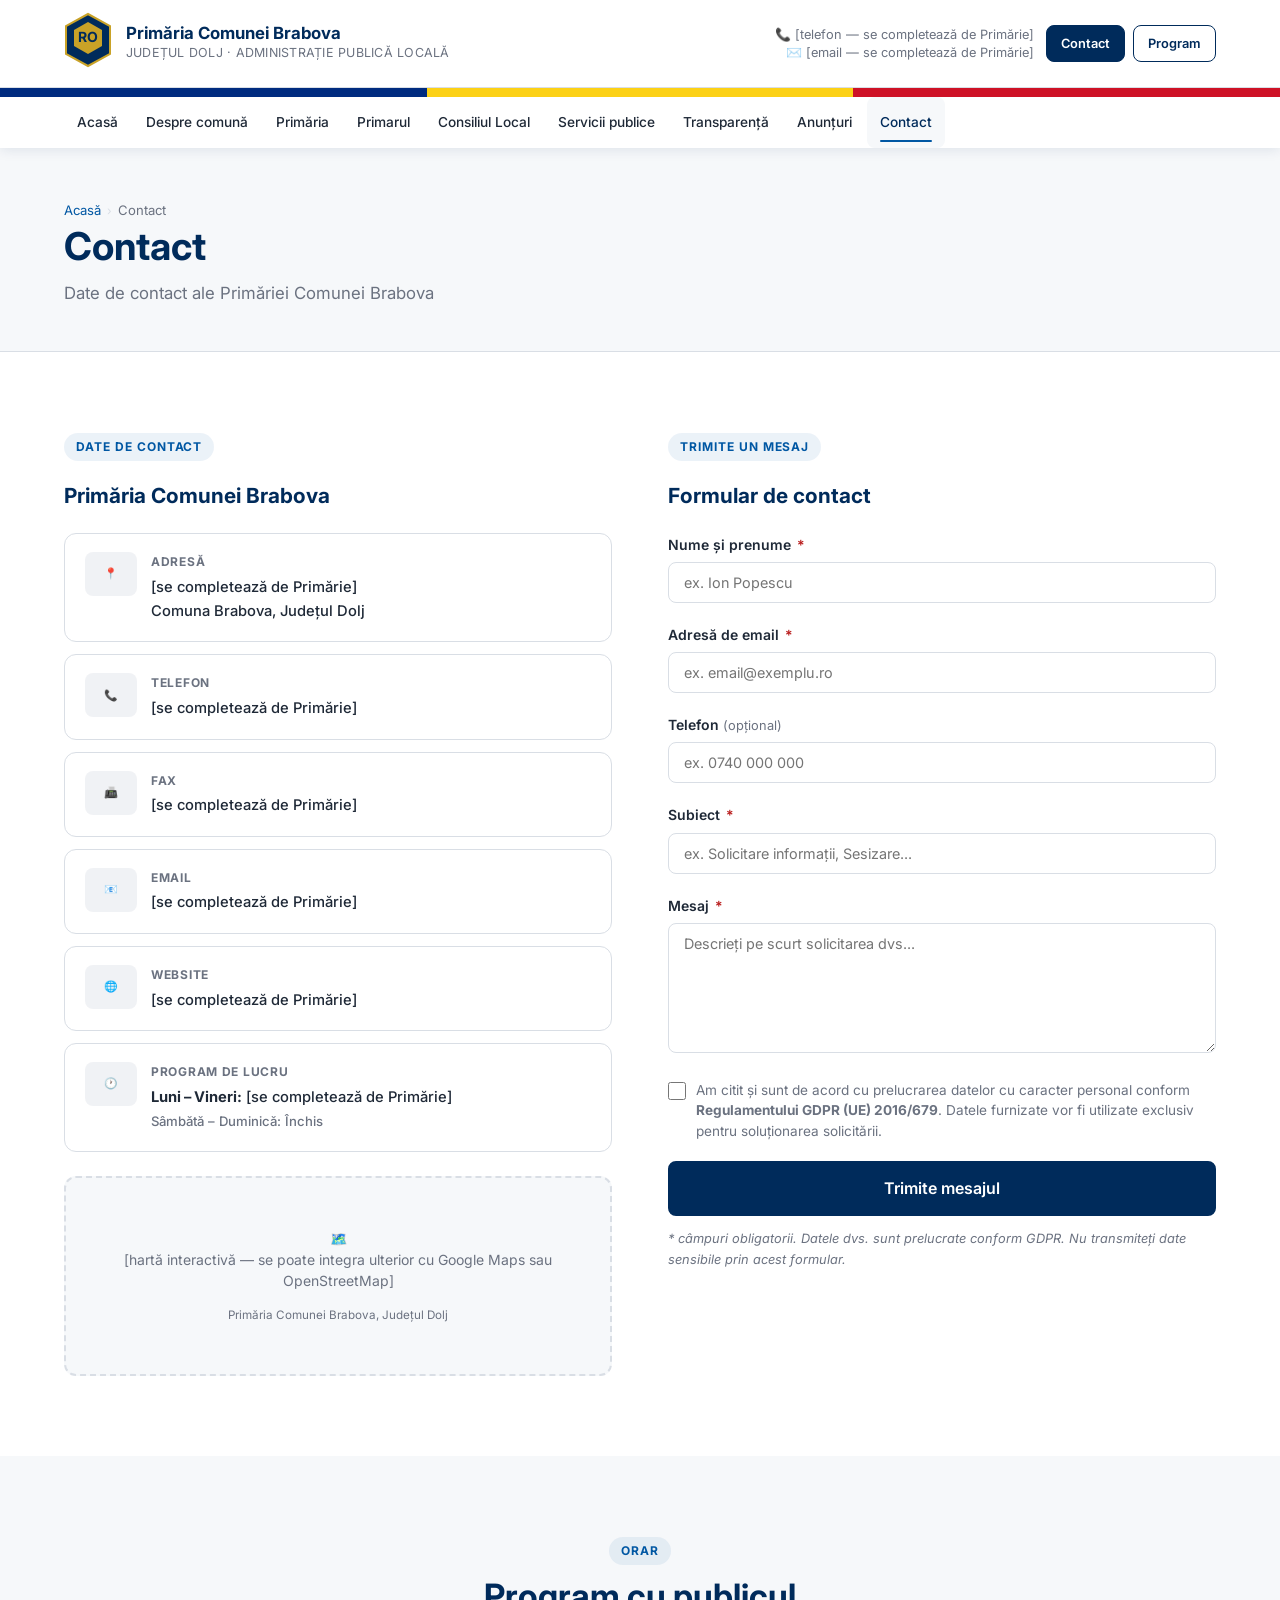
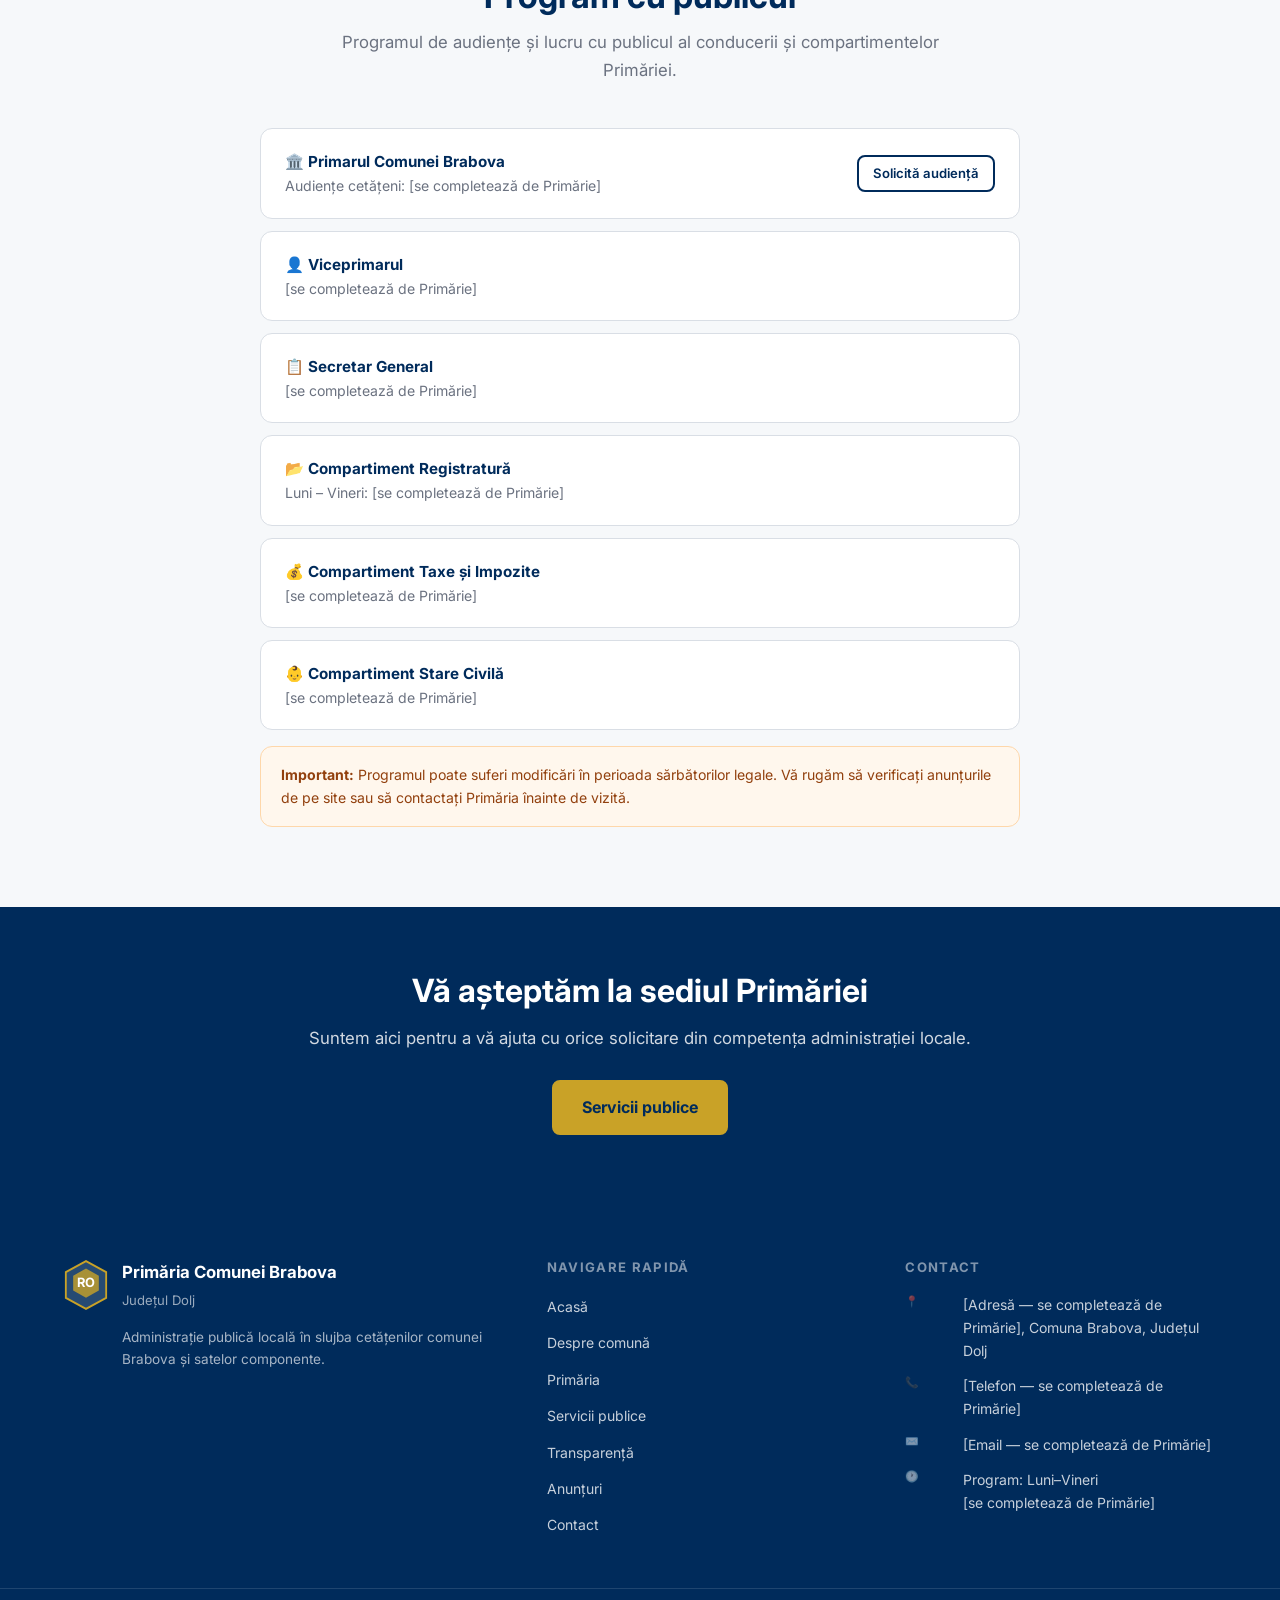
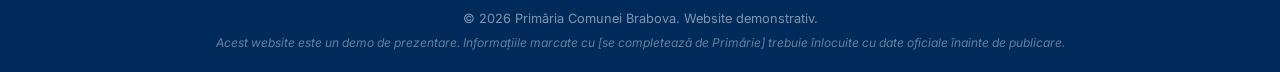
<file: comunabrabova/contact.html>
<!DOCTYPE html>
<html lang="ro">
<head>
  <meta charset="UTF-8" />
  <meta name="viewport" content="width=device-width, initial-scale=1.0" />
  <title>Contact — Primăria Comunei Brabova</title>
  <meta name="description" content="Date de contact ale Primăriei Comunei Brabova: adresă, telefon, email, program de lucru și formular de contact." />
  <meta property="og:title" content="Contact — Primăria Comunei Brabova" />
  <meta property="og:type" content="website" />
  <meta property="og:locale" content="ro_RO" />
  <link rel="preconnect" href="https://fonts.googleapis.com" />
  <link rel="preconnect" href="https://fonts.gstatic.com" crossorigin />
  <link href="https://fonts.googleapis.com/css2?family=Inter:wght@300;400;500;600;700;800&display=swap" rel="stylesheet" />
  <link rel="stylesheet" href="css/style.css" />
</head>
<body>

<!-- HEADER -->
<header id="site-header">
  <div class="header-top">
    <div class="container">
      <a href="index.html" class="header-brand" aria-label="Primăria Comunei Brabova — Acasă">
        <div class="stema" aria-label="Stema României">
          <svg width="48" height="56" viewBox="0 0 48 56" fill="none" xmlns="http://www.w3.org/2000/svg" aria-hidden="true">
            <path d="M24 2L46 14V42L24 54L2 42V14L24 2Z" fill="#002B5B" stroke="#C9A227" stroke-width="2"/>
            <path d="M24 10L38 18V34L24 42L10 34V18L24 10Z" fill="#C9A227"/>
            <text x="24" y="30" text-anchor="middle" fill="#002B5B" font-size="14" font-weight="bold">RO</text>
          </svg>
        </div>
        <div class="brand-text">
          <span class="brand-name">Primăria Comunei Brabova</span>
          <span class="brand-subtitle">Județul Dolj · Administrație Publică Locală</span>
        </div>
      </a>
      <div class="header-contact">
        <div class="contact-info">
          <span>📞 <a href="#">[telefon — se completează de Primărie]</a></span>
          <span>✉️ <a href="#">[email — se completează de Primărie]</a></span>
        </div>
        <div class="header-actions">
          <a href="contact.html" class="btn-header primary">Contact</a>
          <a href="#program" class="btn-header">Program</a>
        </div>
      </div>
    </div>
  </div>
  <div class="tricolor-line" aria-hidden="true"><span></span><span></span><span></span></div>
  <nav class="nav-wrapper" aria-label="Navigare principală">
    <div class="container" style="display:flex;align-items:center;">
      <button class="hamburger" id="hamburger-btn" aria-label="Deschide meniul" aria-expanded="false" aria-controls="main-nav">
        <span></span><span></span><span></span>
      </button>
      <ul id="main-nav" role="list">
        <li><a href="index.html">Acasă</a></li>
        <li><a href="despre-comuna.html">Despre comună</a></li>
        <li><a href="primaria.html">Primăria</a></li>
        <li><a href="primarul.html">Primarul</a></li>
        <li><a href="consiliul-local.html">Consiliul Local</a></li>
        <li><a href="servicii-publice.html">Servicii publice</a></li>
        <li><a href="transparenta.html">Transparență</a></li>
        <li><a href="anunturi.html">Anunțuri</a></li>
        <li><a href="contact.html">Contact</a></li>
      </ul>
    </div>
  </nav>
</header>

<main id="main-content">

  <!-- PAGE HERO -->
  <section class="page-hero">
    <div class="container">
      <nav class="breadcrumb" aria-label="Breadcrumb">
        <a href="index.html">Acasă</a>
        <span class="breadcrumb-sep" aria-hidden="true">›</span>
        <span aria-current="page">Contact</span>
      </nav>
      <h1>Contact</h1>
      <p class="page-hero-subtitle">Date de contact ale Primăriei Comunei Brabova</p>
    </div>
  </section>

  <!-- CONTACT MAIN -->
  <section class="section" aria-labelledby="contact-main-title">
    <div class="container">
      <h2 id="contact-main-title" class="sr-only">Informații de contact și formular</h2>
      <div class="grid-2" style="gap:56px; align-items:start;">

        <!-- Left: Contact Info -->
        <div>
          <span class="section-label">Date de contact</span>
          <h3 style="margin-top:12px; margin-bottom:24px; font-size:1.3rem;">Primăria Comunei Brabova</h3>

          <div class="contact-info-card">
            <div class="contact-info-icon" aria-hidden="true">📍</div>
            <div>
              <div class="contact-info-label">Adresă</div>
              <div class="contact-info-value">[se completează de Primărie]<br>Comuna Brabova, Județul Dolj</div>
            </div>
          </div>

          <div class="contact-info-card">
            <div class="contact-info-icon" aria-hidden="true">📞</div>
            <div>
              <div class="contact-info-label">Telefon</div>
              <div class="contact-info-value">[se completează de Primărie]</div>
            </div>
          </div>

          <div class="contact-info-card">
            <div class="contact-info-icon" aria-hidden="true">📠</div>
            <div>
              <div class="contact-info-label">Fax</div>
              <div class="contact-info-value">[se completează de Primărie]</div>
            </div>
          </div>

          <div class="contact-info-card">
            <div class="contact-info-icon" aria-hidden="true">📧</div>
            <div>
              <div class="contact-info-label">Email</div>
              <div class="contact-info-value">[se completează de Primărie]</div>
            </div>
          </div>

          <div class="contact-info-card">
            <div class="contact-info-icon" aria-hidden="true">🌐</div>
            <div>
              <div class="contact-info-label">Website</div>
              <div class="contact-info-value">[se completează de Primărie]</div>
            </div>
          </div>

          <div class="contact-info-card">
            <div class="contact-info-icon" aria-hidden="true">🕐</div>
            <div>
              <div class="contact-info-label">Program de lucru</div>
              <div class="contact-info-value">
                <strong>Luni – Vineri:</strong> [se completează de Primărie]<br>
                <span style="font-size:0.82rem; color:var(--color-text-sec);">Sâmbătă – Duminică: Închis</span>
              </div>
            </div>
          </div>

          <!-- Map Placeholder -->
          <div style="margin-top:24px;">
            <div class="img-placeholder" style="min-height:200px;" role="img" aria-label="Hartă interactivă localizare Primăria Brabova">
              <span>🗺️<br>[hartă interactivă — se poate integra ulterior cu Google Maps sau OpenStreetMap]<br><small style="color:var(--color-text-sec); margin-top:6px; display:block;">Primăria Comunei Brabova, Județul Dolj</small></span>
            </div>
          </div>
        </div>

        <!-- Right: Contact Form -->
        <div>
          <span class="section-label">Trimite un mesaj</span>
          <h3 style="margin-top:12px; margin-bottom:24px; font-size:1.3rem;">Formular de contact</h3>

          <form id="contact-form" novalidate aria-label="Formular de contact Primăria Brabova">
            <div class="form-group">
              <label for="field-name">Nume și prenume <span class="required" aria-label="câmp obligatoriu">*</span></label>
              <input type="text" id="field-name" name="name" required placeholder="ex. Ion Popescu" autocomplete="name" />
              <span class="field-error" role="alert">Introduceți numele și prenumele.</span>
            </div>

            <div class="form-group">
              <label for="field-email">Adresă de email <span class="required" aria-label="câmp obligatoriu">*</span></label>
              <input type="email" id="field-email" name="email" required placeholder="ex. email@exemplu.ro" autocomplete="email" />
              <span class="field-error" role="alert">Introduceți o adresă de email validă.</span>
            </div>

            <div class="form-group">
              <label for="field-phone">Telefon <span style="font-size:0.8rem; color:var(--color-text-sec); font-weight:400;">(opțional)</span></label>
              <input type="tel" id="field-phone" name="phone" placeholder="ex. 0740 000 000" autocomplete="tel" />
            </div>

            <div class="form-group">
              <label for="field-subject">Subiect <span class="required" aria-label="câmp obligatoriu">*</span></label>
              <input type="text" id="field-subject" name="subject" required placeholder="ex. Solicitare informații, Sesizare..." />
              <span class="field-error" role="alert">Introduceți subiectul mesajului.</span>
            </div>

            <div class="form-group">
              <label for="field-message">Mesaj <span class="required" aria-label="câmp obligatoriu">*</span></label>
              <textarea id="field-message" name="message" required placeholder="Descrieți pe scurt solicitarea dvs..." rows="5"></textarea>
              <span class="field-error" role="alert">Introduceți mesajul.</span>
            </div>

            <div class="form-check">
              <input type="checkbox" id="gdpr-consent" name="gdpr" required />
              <label for="gdpr-consent">
                Am citit și sunt de acord cu prelucrarea datelor cu caracter personal conform <strong>Regulamentului GDPR (UE) 2016/679</strong>. Datele furnizate vor fi utilizate exclusiv pentru soluționarea solicitării.
              </label>
            </div>
            <span class="field-error" id="gdpr-error" role="alert" style="display:none; margin-top:-10px; margin-bottom:14px;">Confirmați acordul privind prelucrarea datelor.</span>

            <button type="submit" class="btn btn-primary btn-lg" style="width:100%; justify-content:center;">
              Trimite mesajul
            </button>

            <div id="form-success" class="form-success" role="alert">
              ✅ Mesajul dvs. a fost trimis. Vă vom contacta în cel mai scurt timp. Vă mulțumim!
            </div>

            <p class="form-note">* câmpuri obligatorii. Datele dvs. sunt prelucrate conform GDPR. Nu transmiteți date sensibile prin acest formular.</p>
          </form>
        </div>

      </div>
    </div>
  </section>

  <!-- PROGRAM CU PUBLICUL -->
  <section class="section section-alt" id="program" aria-labelledby="program-title">
    <div class="container">
      <div class="section-header center">
        <span class="section-label">Orar</span>
        <h2 id="program-title">Program cu publicul</h2>
        <p>Programul de audiențe și lucru cu publicul al conducerii și compartimentelor Primăriei.</p>
      </div>
      <div style="max-width:760px; margin:0 auto;">

        <div class="program-card">
          <div>
            <div class="program-name">🏛️ Primarul Comunei Brabova</div>
            <div class="program-hours">Audiențe cetățeni: [se completează de Primărie]</div>
          </div>
          <a href="#contact-form" class="btn btn-sm btn-secondary">Solicită audiență</a>
        </div>

        <div class="program-card">
          <div>
            <div class="program-name">👤 Viceprimarul</div>
            <div class="program-hours">[se completează de Primărie]</div>
          </div>
        </div>

        <div class="program-card">
          <div>
            <div class="program-name">📋 Secretar General</div>
            <div class="program-hours">[se completează de Primărie]</div>
          </div>
        </div>

        <div class="program-card">
          <div>
            <div class="program-name">📂 Compartiment Registratură</div>
            <div class="program-hours">Luni – Vineri: [se completează de Primărie]</div>
          </div>
        </div>

        <div class="program-card">
          <div>
            <div class="program-name">💰 Compartiment Taxe și Impozite</div>
            <div class="program-hours">[se completează de Primărie]</div>
          </div>
        </div>

        <div class="program-card">
          <div>
            <div class="program-name">👶 Compartiment Stare Civilă</div>
            <div class="program-hours">[se completează de Primărie]</div>
          </div>
        </div>

        <div class="info-box" style="margin-top:16px;">
          <strong>Important:</strong> Programul poate suferi modificări în perioada sărbătorilor legale. Vă rugăm să verificați anunțurile de pe site sau să contactați Primăria înainte de vizită.
        </div>
      </div>
    </div>
  </section>

  <!-- CTA -->
  <section class="cta-banner" aria-label="Informații utile">
    <div class="container">
      <h2>Vă așteptăm la sediul Primăriei</h2>
      <p>Suntem aici pentru a vă ajuta cu orice solicitare din competența administrației locale.</p>
      <a href="servicii-publice.html" class="btn btn-primary btn-lg">Servicii publice</a>
    </div>
  </section>

</main>

<!-- FOOTER -->
<footer id="site-footer" aria-label="Subsol pagină">
  <div class="container">
    <div class="footer-main">
      <div class="footer-brand-col">
        <div class="footer-brand">
          <div aria-hidden="true">
            <svg width="44" height="52" viewBox="0 0 48 56" fill="none" xmlns="http://www.w3.org/2000/svg">
              <path d="M24 2L46 14V42L24 54L2 42V14L24 2Z" fill="rgba(255,255,255,0.15)" stroke="#C9A227" stroke-width="2"/>
              <path d="M24 10L38 18V34L24 42L10 34V18L24 10Z" fill="#C9A227" opacity="0.8"/>
              <text x="24" y="30" text-anchor="middle" fill="white" font-size="14" font-weight="bold">RO</text>
            </svg>
          </div>
          <div class="footer-brand-text">
            <span class="footer-brand-name">Primăria Comunei Brabova</span>
            <span class="footer-brand-sub">Județul Dolj</span>
            <p class="footer-desc">Administrație publică locală în slujba cetățenilor comunei Brabova și satelor componente.</p>
          </div>
        </div>
      </div>
      <div class="footer-col">
        <h4>Navigare rapidă</h4>
        <ul>
          <li><a href="index.html">Acasă</a></li>
          <li><a href="despre-comuna.html">Despre comună</a></li>
          <li><a href="primaria.html">Primăria</a></li>
          <li><a href="servicii-publice.html">Servicii publice</a></li>
          <li><a href="transparenta.html">Transparență</a></li>
          <li><a href="anunturi.html">Anunțuri</a></li>
          <li><a href="contact.html">Contact</a></li>
        </ul>
      </div>
      <div class="footer-col">
        <h4>Contact</h4>
        <div class="footer-contact-item">
          <span class="footer-contact-icon">📍</span>
          <span>[Adresă — se completează de Primărie], Comuna Brabova, Județul Dolj</span>
        </div>
        <div class="footer-contact-item">
          <span class="footer-contact-icon">📞</span>
          <span>[Telefon — se completează de Primărie]</span>
        </div>
        <div class="footer-contact-item">
          <span class="footer-contact-icon">✉️</span>
          <span>[Email — se completează de Primărie]</span>
        </div>
        <div class="footer-contact-item">
          <span class="footer-contact-icon">🕐</span>
          <span>Program: Luni–Vineri<br>[se completează de Primărie]</span>
        </div>
      </div>
    </div>
  </div>
  <div class="footer-bottom">
    <div class="container">
      <div class="footer-bottom-inner">
        <p>© 2026 Primăria Comunei Brabova. Website demonstrativ.</p>
        <p class="demo-note">Acest website este un demo de prezentare. Informațiile marcate cu [se completează de Primărie] trebuie înlocuite cu date oficiale înainte de publicare.</p>
      </div>
    </div>
  </div>
</footer>

<script src="js/main.js"></script>
</body>
</html>
</file>
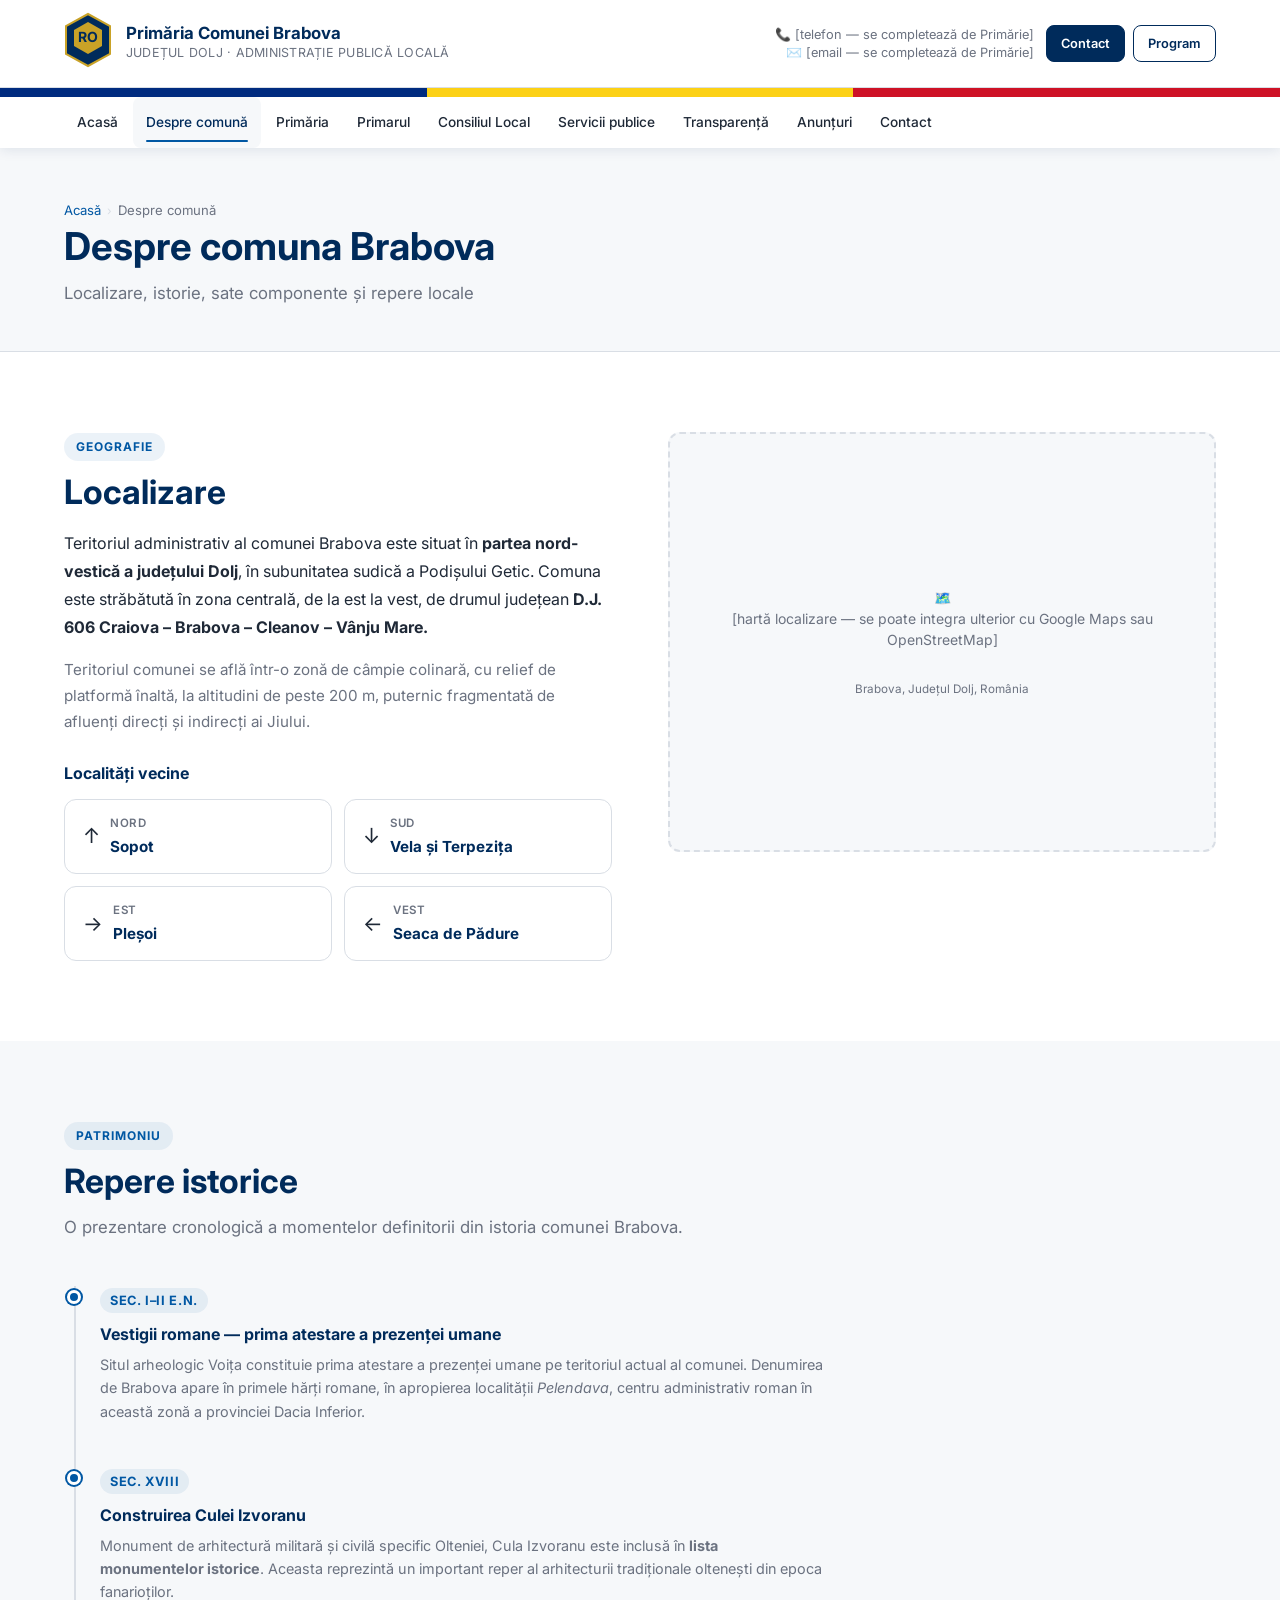
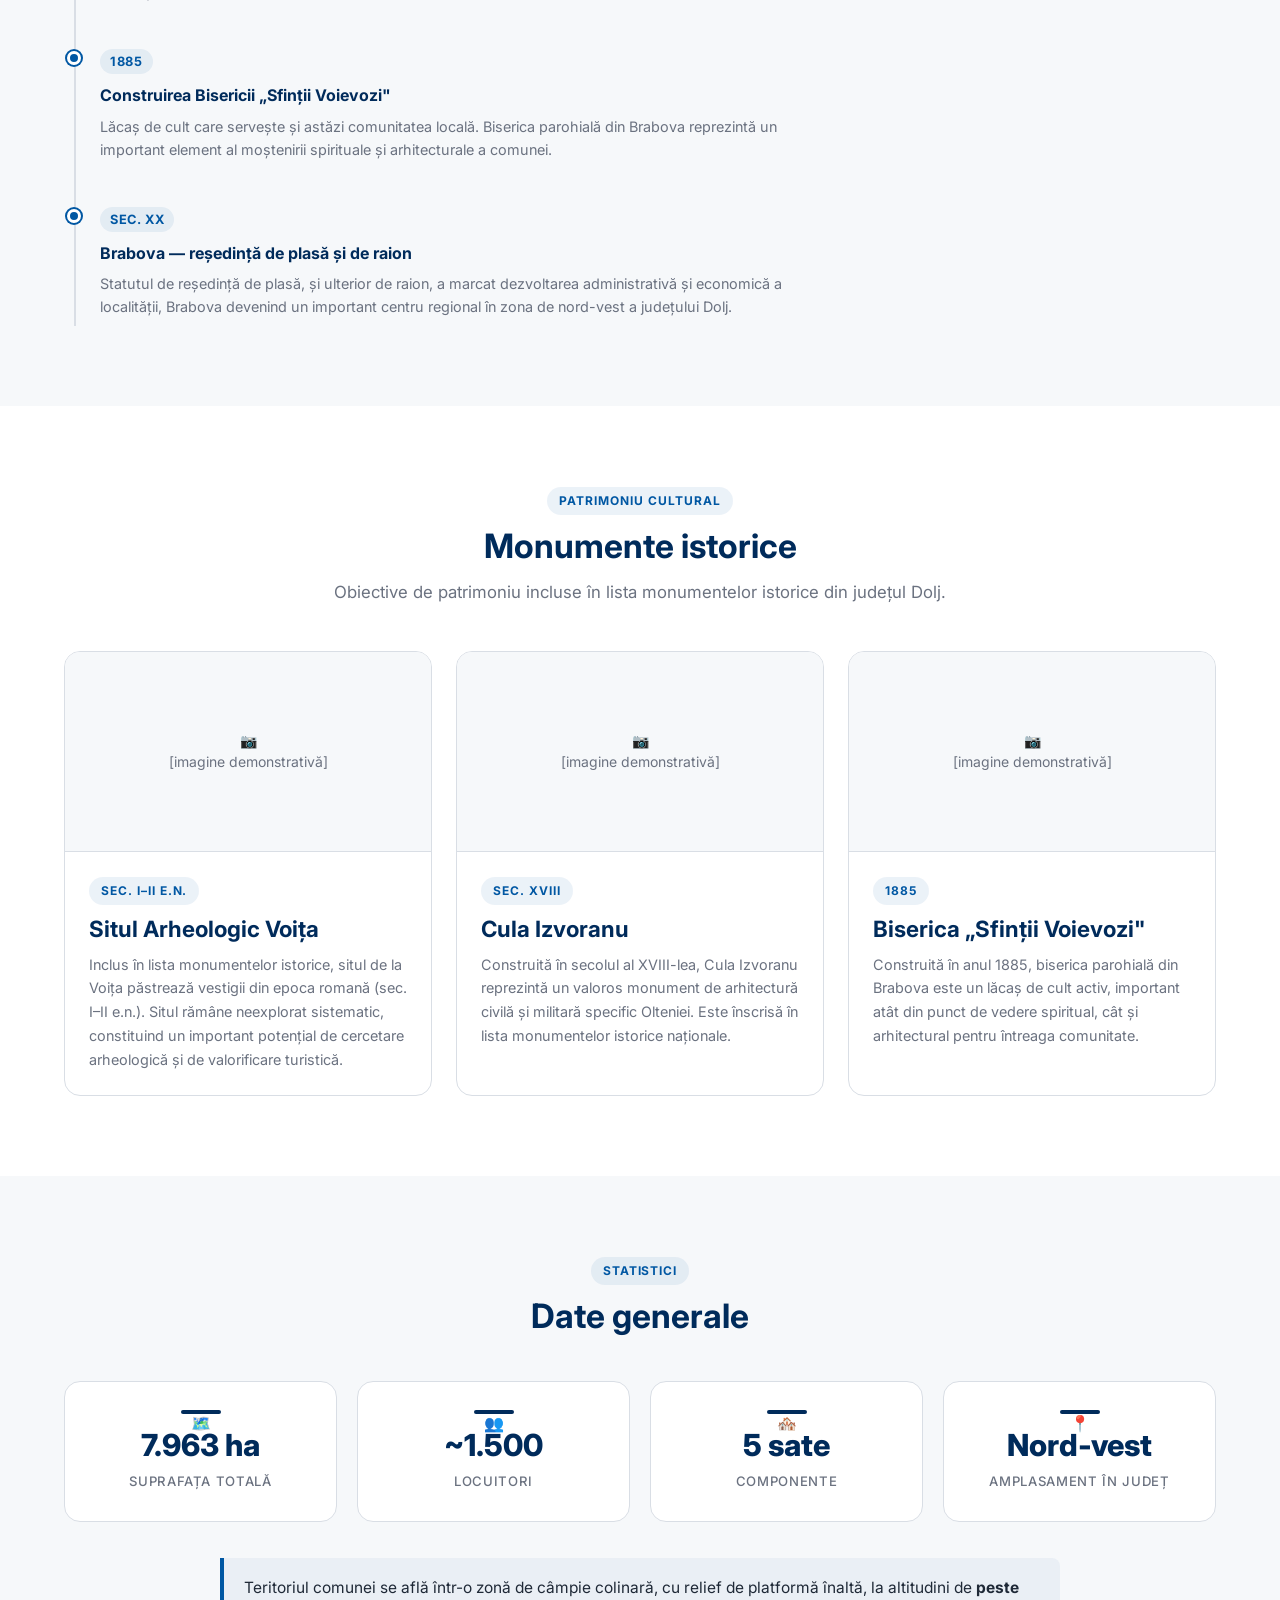
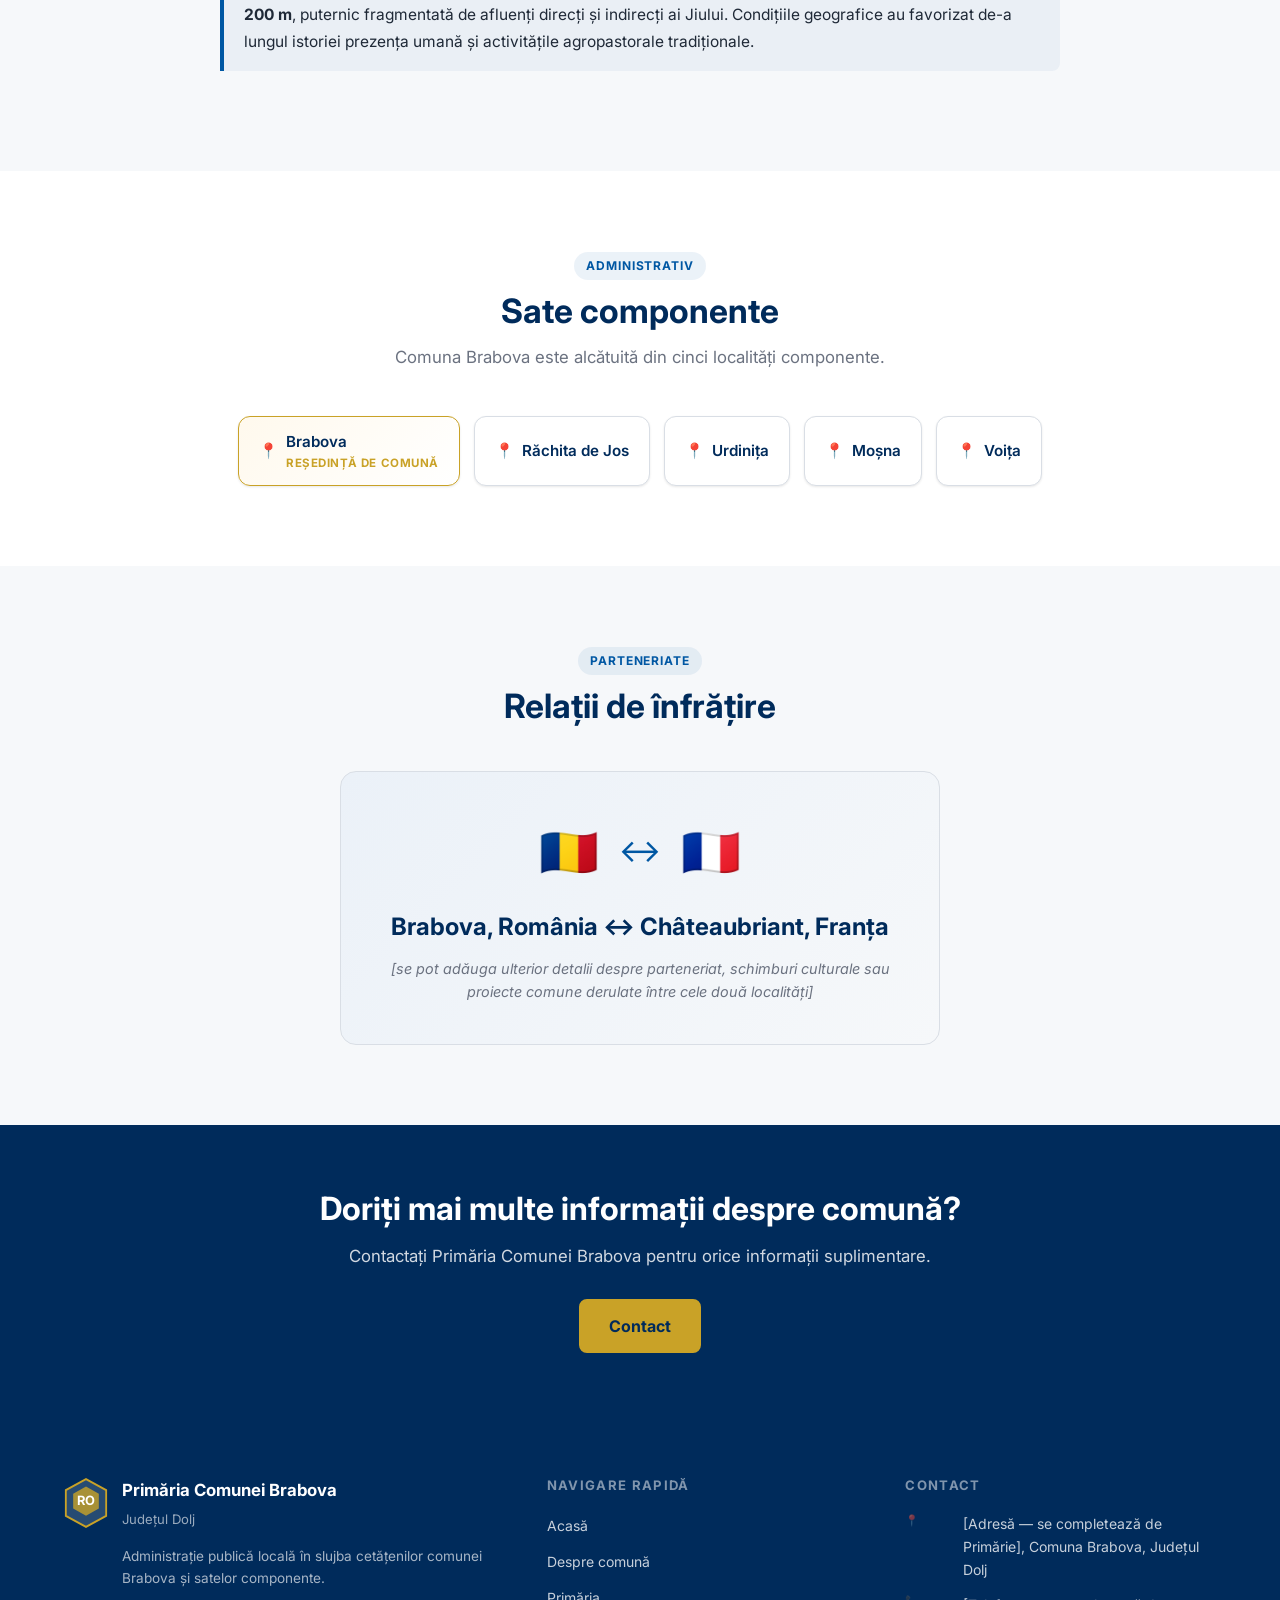
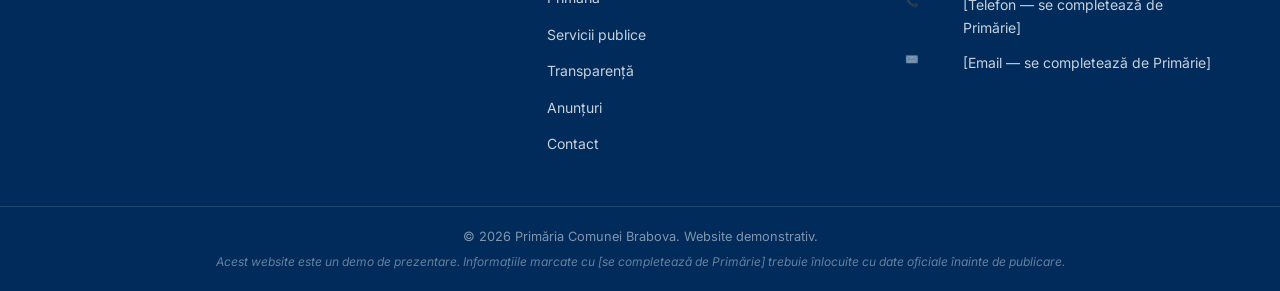
<file: comunabrabova/despre-comuna.html>
<!DOCTYPE html>
<html lang="ro">
<head>
  <meta charset="UTF-8" />
  <meta name="viewport" content="width=device-width, initial-scale=1.0" />
  <title>Despre comuna Brabova — Primăria Comunei Brabova</title>
  <meta name="description" content="Informații despre comuna Brabova: localizare, istoric, monumente, sate componente și date generale. Comună situată în nord-vestul județului Dolj." />
  <meta property="og:title" content="Despre comuna Brabova" />
  <meta property="og:description" content="Localizare, istorie, sate componente și repere locale ale comunei Brabova, județul Dolj." />
  <meta property="og:type" content="website" />
  <meta property="og:locale" content="ro_RO" />
  <link rel="preconnect" href="https://fonts.googleapis.com" />
  <link rel="preconnect" href="https://fonts.gstatic.com" crossorigin />
  <link href="https://fonts.googleapis.com/css2?family=Inter:wght@300;400;500;600;700;800&display=swap" rel="stylesheet" />
  <link rel="stylesheet" href="css/style.css" />
</head>
<body>

<!-- HEADER -->
<header id="site-header">
  <div class="header-top">
    <div class="container">
      <a href="index.html" class="header-brand" aria-label="Primăria Comunei Brabova — Acasă">
        <div class="stema" aria-label="Stema României">
          <svg width="48" height="56" viewBox="0 0 48 56" fill="none" xmlns="http://www.w3.org/2000/svg" aria-hidden="true">
            <path d="M24 2L46 14V42L24 54L2 42V14L24 2Z" fill="#002B5B" stroke="#C9A227" stroke-width="2"/>
            <path d="M24 10L38 18V34L24 42L10 34V18L24 10Z" fill="#C9A227"/>
            <text x="24" y="30" text-anchor="middle" fill="#002B5B" font-size="14" font-weight="bold">RO</text>
          </svg>
        </div>
        <div class="brand-text">
          <span class="brand-name">Primăria Comunei Brabova</span>
          <span class="brand-subtitle">Județul Dolj · Administrație Publică Locală</span>
        </div>
      </a>
      <div class="header-contact">
        <div class="contact-info">
          <span>📞 <a href="#">[telefon — se completează de Primărie]</a></span>
          <span>✉️ <a href="#">[email — se completează de Primărie]</a></span>
        </div>
        <div class="header-actions">
          <a href="contact.html" class="btn-header primary">Contact</a>
          <a href="contact.html#program" class="btn-header">Program</a>
        </div>
      </div>
    </div>
  </div>
  <div class="tricolor-line" aria-hidden="true"><span></span><span></span><span></span></div>
  <nav class="nav-wrapper" aria-label="Navigare principală">
    <div class="container" style="display:flex;align-items:center;">
      <button class="hamburger" id="hamburger-btn" aria-label="Deschide meniul" aria-expanded="false" aria-controls="main-nav">
        <span></span><span></span><span></span>
      </button>
      <ul id="main-nav" role="list">
        <li><a href="index.html">Acasă</a></li>
        <li><a href="despre-comuna.html">Despre comună</a></li>
        <li><a href="primaria.html">Primăria</a></li>
        <li><a href="primarul.html">Primarul</a></li>
        <li><a href="consiliul-local.html">Consiliul Local</a></li>
        <li><a href="servicii-publice.html">Servicii publice</a></li>
        <li><a href="transparenta.html">Transparență</a></li>
        <li><a href="anunturi.html">Anunțuri</a></li>
        <li><a href="contact.html">Contact</a></li>
      </ul>
    </div>
  </nav>
</header>

<main id="main-content">

  <!-- PAGE HERO -->
  <section class="page-hero" aria-labelledby="page-title">
    <div class="container">
      <nav class="breadcrumb" aria-label="Breadcrumb">
        <a href="index.html">Acasă</a>
        <span class="breadcrumb-sep" aria-hidden="true">›</span>
        <span aria-current="page">Despre comună</span>
      </nav>
      <h1 id="page-title">Despre comuna Brabova</h1>
      <p class="page-hero-subtitle">Localizare, istorie, sate componente și repere locale</p>
    </div>
  </section>

  <!-- A. LOCALIZARE -->
  <section class="section" aria-labelledby="localizare-title">
    <div class="container">
      <div class="grid-2" style="gap:56px; align-items:start;">
        <div>
          <span class="section-label">Geografie</span>
          <h2 id="localizare-title">Localizare</h2>
          <p style="margin-top:16px; font-size:1rem; line-height:1.75;">
            Teritoriul administrativ al comunei Brabova este situat în <strong>partea nord-vestică a județului Dolj</strong>, în subunitatea sudică a Podișului Getic. Comuna este străbătută în zona centrală, de la est la vest, de drumul județean <strong>D.J. 606 Craiova – Brabova – Cleanov – Vânju Mare.</strong>
          </p>
          <p style="font-size:0.95rem; color:var(--color-text-sec); line-height:1.7;">
            Teritoriul comunei se află într-o zonă de câmpie colinară, cu relief de platformă înaltă, la altitudini de peste 200 m, puternic fragmentată de afluenți direcți și indirecți ai Jiului.
          </p>

          <h3 style="margin-top:28px; margin-bottom:16px; font-size:1rem;">Localități vecine</h3>
          <div class="direction-grid">
            <div class="direction-card">
              <span class="direction-arrow">↑</span>
              <div class="direction-info">
                <span class="direction-label">Nord</span>
                <span class="direction-name">Sopot</span>
              </div>
            </div>
            <div class="direction-card">
              <span class="direction-arrow">↓</span>
              <div class="direction-info">
                <span class="direction-label">Sud</span>
                <span class="direction-name">Vela și Terpezița</span>
              </div>
            </div>
            <div class="direction-card">
              <span class="direction-arrow">→</span>
              <div class="direction-info">
                <span class="direction-label">Est</span>
                <span class="direction-name">Pleșoi</span>
              </div>
            </div>
            <div class="direction-card">
              <span class="direction-arrow">←</span>
              <div class="direction-info">
                <span class="direction-label">Vest</span>
                <span class="direction-name">Seaca de Pădure</span>
              </div>
            </div>
          </div>
        </div>
        <div>
          <div class="img-placeholder tall" role="img" aria-label="Hartă localizare comună Brabova în județul Dolj">
            <span>🗺️<br>[hartă localizare — se poate integra ulterior cu Google Maps sau OpenStreetMap]<br><br><small style="color:var(--color-text-sec);">Brabova, Județul Dolj, România</small></span>
          </div>
        </div>
      </div>
    </div>
  </section>

  <!-- B. REPERE ISTORICE -->
  <section class="section section-alt" aria-labelledby="istoric-title">
    <div class="container">
      <div class="section-header">
        <span class="section-label">Patrimoniu</span>
        <h2 id="istoric-title">Repere istorice</h2>
        <p>O prezentare cronologică a momentelor definitorii din istoria comunei Brabova.</p>
      </div>
      <div style="max-width:760px;">
        <div class="timeline">
          <div class="timeline-item">
            <div class="timeline-dot"></div>
            <span class="timeline-year">Sec. I–II e.n.</span>
            <div class="timeline-title">Vestigii romane — prima atestare a prezenței umane</div>
            <p class="timeline-text">Situl arheologic Voița constituie prima atestare a prezenței umane pe teritoriul actual al comunei. Denumirea de Brabova apare în primele hărți romane, în apropierea localității <em>Pelendava</em>, centru administrativ roman în această zonă a provinciei Dacia Inferior.</p>
          </div>
          <div class="timeline-item">
            <div class="timeline-dot"></div>
            <span class="timeline-year">Sec. XVIII</span>
            <div class="timeline-title">Construirea Culei Izvoranu</div>
            <p class="timeline-text">Monument de arhitectură militară și civilă specific Olteniei, Cula Izvoranu este inclusă în <strong>lista monumentelor istorice</strong>. Aceasta reprezintă un important reper al arhitecturii tradiționale oltenești din epoca fanarioților.</p>
          </div>
          <div class="timeline-item">
            <div class="timeline-dot"></div>
            <span class="timeline-year">1885</span>
            <div class="timeline-title">Construirea Bisericii „Sfinții Voievozi"</div>
            <p class="timeline-text">Lăcaș de cult care servește și astăzi comunitatea locală. Biserica parohială din Brabova reprezintă un important element al moștenirii spirituale și arhitecturale a comunei.</p>
          </div>
          <div class="timeline-item">
            <div class="timeline-dot"></div>
            <span class="timeline-year">Sec. XX</span>
            <div class="timeline-title">Brabova — reședință de plasă și de raion</div>
            <p class="timeline-text">Statutul de reședință de plasă, și ulterior de raion, a marcat dezvoltarea administrativă și economică a localității, Brabova devenind un important centru regional în zona de nord-vest a județului Dolj.</p>
          </div>
        </div>
      </div>
    </div>
  </section>

  <!-- C. MONUMENTE ISTORICE -->
  <section class="section" aria-labelledby="monumente-title">
    <div class="container">
      <div class="section-header center">
        <span class="section-label">Patrimoniu cultural</span>
        <h2 id="monumente-title">Monumente istorice</h2>
        <p>Obiective de patrimoniu incluse în lista monumentelor istorice din județul Dolj.</p>
      </div>
      <div class="grid-3">
        <article class="monument-card">
          <div class="img-placeholder" role="img" aria-label="Situl Arheologic Voița — fotografie demonstrativă" style="min-height:200px;">
            <span>📷<br>[imagine demonstrativă]</span>
          </div>
          <div class="monument-content">
            <span class="section-label" style="margin-bottom:10px;">Sec. I–II e.n.</span>
            <h3>Situl Arheologic Voița</h3>
            <p style="font-size:0.9rem; color:var(--color-text-sec); margin-top:10px; line-height:1.65;">
              Inclus în lista monumentelor istorice, situl de la Voița păstrează vestigii din epoca romană (sec. I–II e.n.). Situl rămâne neexplorat sistematic, constituind un important potențial de cercetare arheologică și de valorificare turistică.
            </p>
          </div>
        </article>
        <article class="monument-card">
          <div class="img-placeholder" role="img" aria-label="Cula Izvoranu — fotografie demonstrativă" style="min-height:200px;">
            <span>📷<br>[imagine demonstrativă]</span>
          </div>
          <div class="monument-content">
            <span class="section-label" style="margin-bottom:10px;">Sec. XVIII</span>
            <h3>Cula Izvoranu</h3>
            <p style="font-size:0.9rem; color:var(--color-text-sec); margin-top:10px; line-height:1.65;">
              Construită în secolul al XVIII-lea, Cula Izvoranu reprezintă un valoros monument de arhitectură civilă și militară specific Olteniei. Este înscrisă în lista monumentelor istorice naționale.
            </p>
          </div>
        </article>
        <article class="monument-card">
          <div class="img-placeholder" role="img" aria-label="Biserica Sfinții Voievozi — fotografie demonstrativă" style="min-height:200px;">
            <span>📷<br>[imagine demonstrativă]</span>
          </div>
          <div class="monument-content">
            <span class="section-label" style="margin-bottom:10px;">1885</span>
            <h3>Biserica „Sfinții Voievozi"</h3>
            <p style="font-size:0.9rem; color:var(--color-text-sec); margin-top:10px; line-height:1.65;">
              Construită în anul 1885, biserica parohială din Brabova este un lăcaș de cult activ, important atât din punct de vedere spiritual, cât și arhitectural pentru întreaga comunitate.
            </p>
          </div>
        </article>
      </div>
    </div>
  </section>

  <!-- D. DATE GENERALE -->
  <section class="section section-alt" aria-labelledby="date-title">
    <div class="container">
      <div class="section-header center">
        <span class="section-label">Statistici</span>
        <h2 id="date-title">Date generale</h2>
      </div>
      <div class="stats-grid">
        <div class="stat-card">
          <span class="stat-icon" aria-hidden="true">🗺️</span>
          <span class="stat-value">7.963 ha</span>
          <span class="stat-label">Suprafața totală</span>
        </div>
        <div class="stat-card">
          <span class="stat-icon" aria-hidden="true">👥</span>
          <span class="stat-value">~1.500</span>
          <span class="stat-label">Locuitori</span>
        </div>
        <div class="stat-card">
          <span class="stat-icon" aria-hidden="true">🏘️</span>
          <span class="stat-value">5 sate</span>
          <span class="stat-label">Componente</span>
        </div>
        <div class="stat-card">
          <span class="stat-icon" aria-hidden="true">📍</span>
          <span class="stat-value">Nord-vest</span>
          <span class="stat-label">Amplasament în județ</span>
        </div>
      </div>
      <div style="max-width:840px; margin:36px auto 0;">
        <div class="highlight-box">
          <p style="font-size:0.97rem; line-height:1.75; margin:0;">
            Teritoriul comunei se află într-o zonă de câmpie colinară, cu relief de platformă înaltă, la altitudini de <strong>peste 200 m</strong>, puternic fragmentată de afluenți direcți și indirecți ai Jiului. Condițiile geografice au favorizat de-a lungul istoriei prezența umană și activitățile agropastorale tradiționale.
          </p>
        </div>
      </div>
    </div>
  </section>

  <!-- E. SATE COMPONENTE -->
  <section class="section" aria-labelledby="sate-title">
    <div class="container">
      <div class="section-header center">
        <span class="section-label">Administrativ</span>
        <h2 id="sate-title">Sate componente</h2>
        <p>Comuna Brabova este alcătuită din cinci localități componente.</p>
      </div>
      <div class="village-grid" style="justify-content:center;">
        <div class="village-badge main">
          <span aria-hidden="true">📍</span>
          <div>
            <div>Brabova</div>
            <div style="font-size:0.72rem; color:var(--color-gold); font-weight:700; text-transform:uppercase; letter-spacing:0.05em;">Reședință de comună</div>
          </div>
        </div>
        <div class="village-badge">
          <span aria-hidden="true">📍</span>
          <span>Răchita de Jos</span>
        </div>
        <div class="village-badge">
          <span aria-hidden="true">📍</span>
          <span>Urdinița</span>
        </div>
        <div class="village-badge">
          <span aria-hidden="true">📍</span>
          <span>Moșna</span>
        </div>
        <div class="village-badge">
          <span aria-hidden="true">📍</span>
          <span>Voița</span>
        </div>
      </div>
    </div>
  </section>

  <!-- F. ÎNFRĂȚIRE -->
  <section class="section section-alt" aria-labelledby="infratire-title">
    <div class="container">
      <div class="section-header center">
        <span class="section-label">Parteneriate</span>
        <h2 id="infratire-title">Relații de înfrățire</h2>
      </div>
      <div style="max-width:600px; margin:0 auto;">
        <div class="fraternity-card">
          <div class="fraternity-flags" aria-label="Steaguri România și Franța">
            <span role="img" aria-label="România">🇷🇴</span>
            <span class="fraternity-arrow">↔</span>
            <span role="img" aria-label="Franța">🇫🇷</span>
          </div>
          <div class="fraternity-title">Brabova, România ↔ Châteaubriant, Franța</div>
          <p class="fraternity-subtitle">
            [se pot adăuga ulterior detalii despre parteneriat, schimburi culturale sau proiecte comune derulate între cele două localități]
          </p>
        </div>
      </div>
    </div>
  </section>

  <!-- CTA -->
  <section class="cta-banner" aria-label="Contact Primăria">
    <div class="container">
      <h2>Doriți mai multe informații despre comună?</h2>
      <p>Contactați Primăria Comunei Brabova pentru orice informații suplimentare.</p>
      <a href="contact.html" class="btn btn-primary btn-lg">Contact</a>
    </div>
  </section>

</main>

<!-- FOOTER -->
<footer id="site-footer" aria-label="Subsol pagină">
  <div class="container">
    <div class="footer-main">
      <div class="footer-brand-col">
        <div class="footer-brand">
          <div aria-hidden="true">
            <svg width="44" height="52" viewBox="0 0 48 56" fill="none" xmlns="http://www.w3.org/2000/svg">
              <path d="M24 2L46 14V42L24 54L2 42V14L24 2Z" fill="rgba(255,255,255,0.15)" stroke="#C9A227" stroke-width="2"/>
              <path d="M24 10L38 18V34L24 42L10 34V18L24 10Z" fill="#C9A227" opacity="0.8"/>
              <text x="24" y="30" text-anchor="middle" fill="white" font-size="14" font-weight="bold">RO</text>
            </svg>
          </div>
          <div class="footer-brand-text">
            <span class="footer-brand-name">Primăria Comunei Brabova</span>
            <span class="footer-brand-sub">Județul Dolj</span>
            <p class="footer-desc">Administrație publică locală în slujba cetățenilor comunei Brabova și satelor componente.</p>
          </div>
        </div>
      </div>
      <div class="footer-col">
        <h4>Navigare rapidă</h4>
        <ul>
          <li><a href="index.html">Acasă</a></li>
          <li><a href="despre-comuna.html">Despre comună</a></li>
          <li><a href="primaria.html">Primăria</a></li>
          <li><a href="servicii-publice.html">Servicii publice</a></li>
          <li><a href="transparenta.html">Transparență</a></li>
          <li><a href="anunturi.html">Anunțuri</a></li>
          <li><a href="contact.html">Contact</a></li>
        </ul>
      </div>
      <div class="footer-col">
        <h4>Contact</h4>
        <div class="footer-contact-item">
          <span class="footer-contact-icon">📍</span>
          <span>[Adresă — se completează de Primărie], Comuna Brabova, Județul Dolj</span>
        </div>
        <div class="footer-contact-item">
          <span class="footer-contact-icon">📞</span>
          <span>[Telefon — se completează de Primărie]</span>
        </div>
        <div class="footer-contact-item">
          <span class="footer-contact-icon">✉️</span>
          <span>[Email — se completează de Primărie]</span>
        </div>
      </div>
    </div>
  </div>
  <div class="footer-bottom">
    <div class="container">
      <div class="footer-bottom-inner">
        <p>© 2026 Primăria Comunei Brabova. Website demonstrativ.</p>
        <p class="demo-note">Acest website este un demo de prezentare. Informațiile marcate cu [se completează de Primărie] trebuie înlocuite cu date oficiale înainte de publicare.</p>
      </div>
    </div>
  </div>
</footer>

<script src="js/main.js"></script>
</body>
</html>
</file>
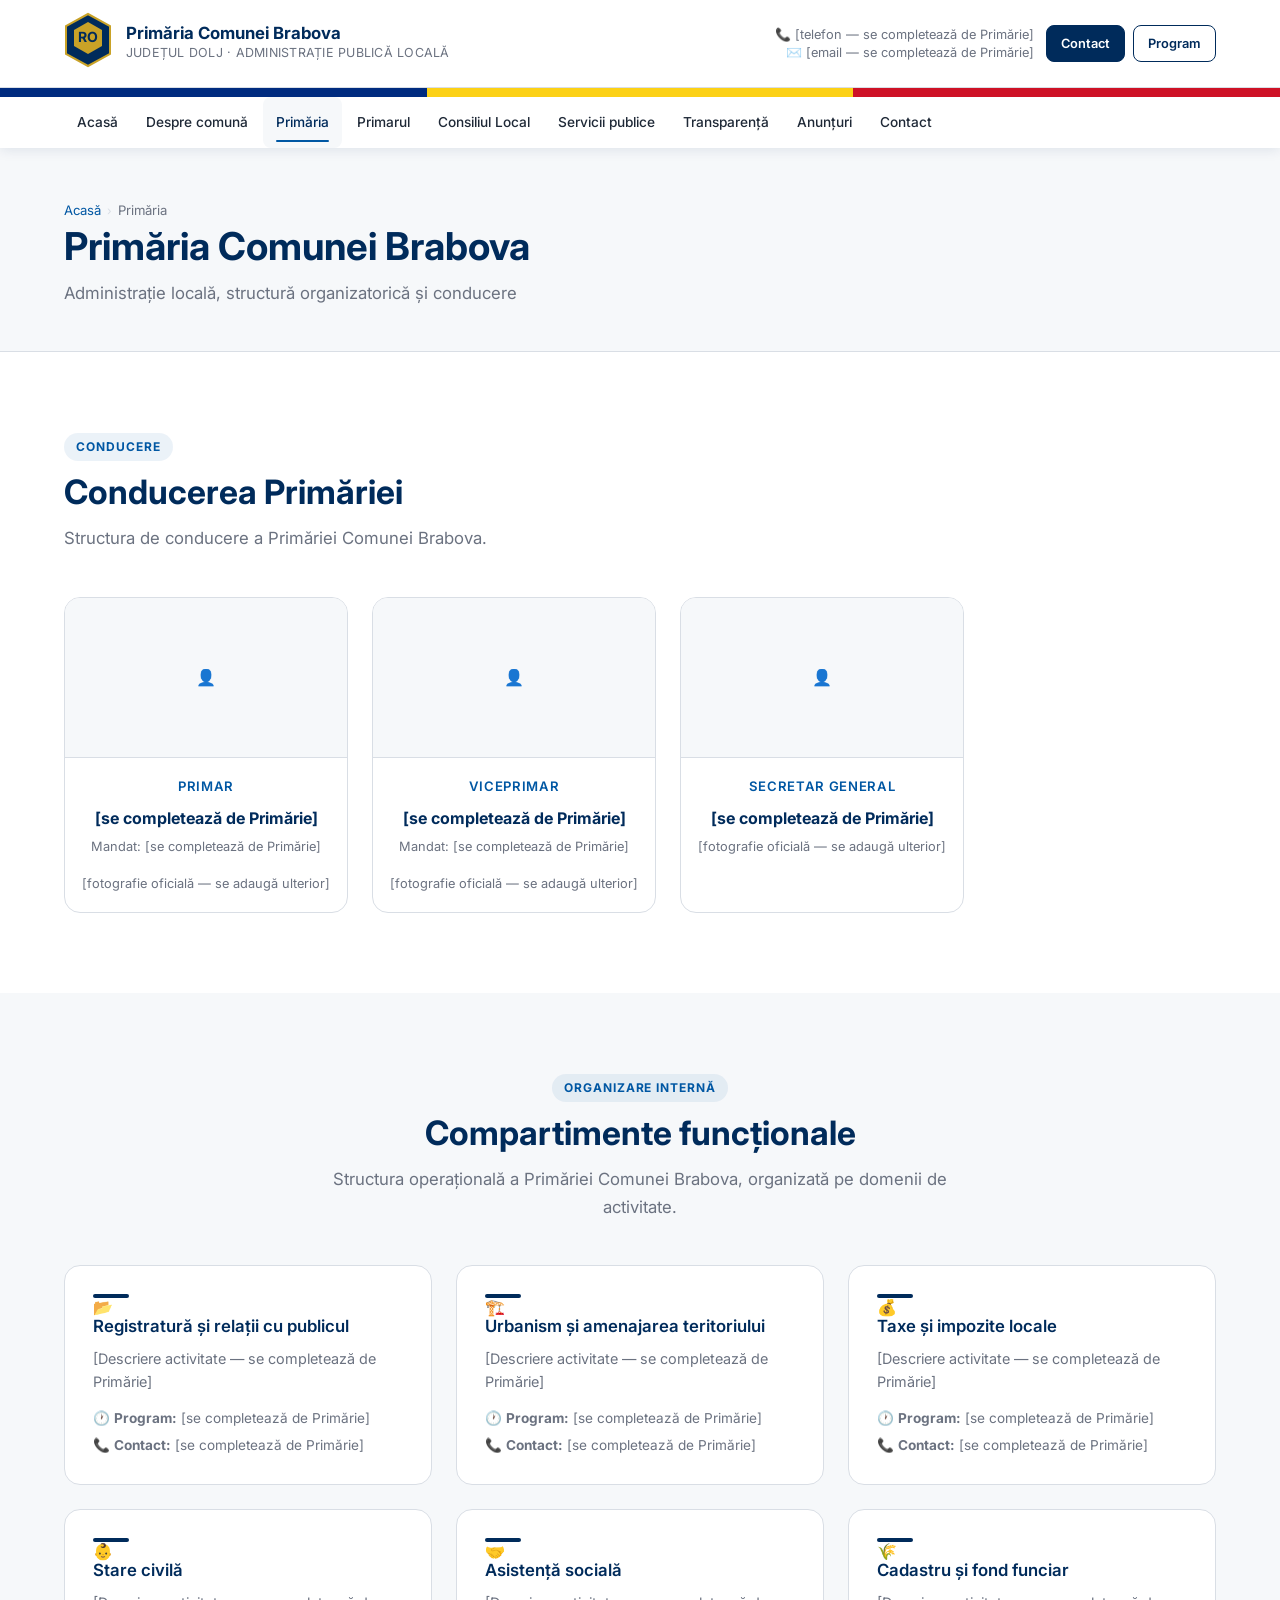
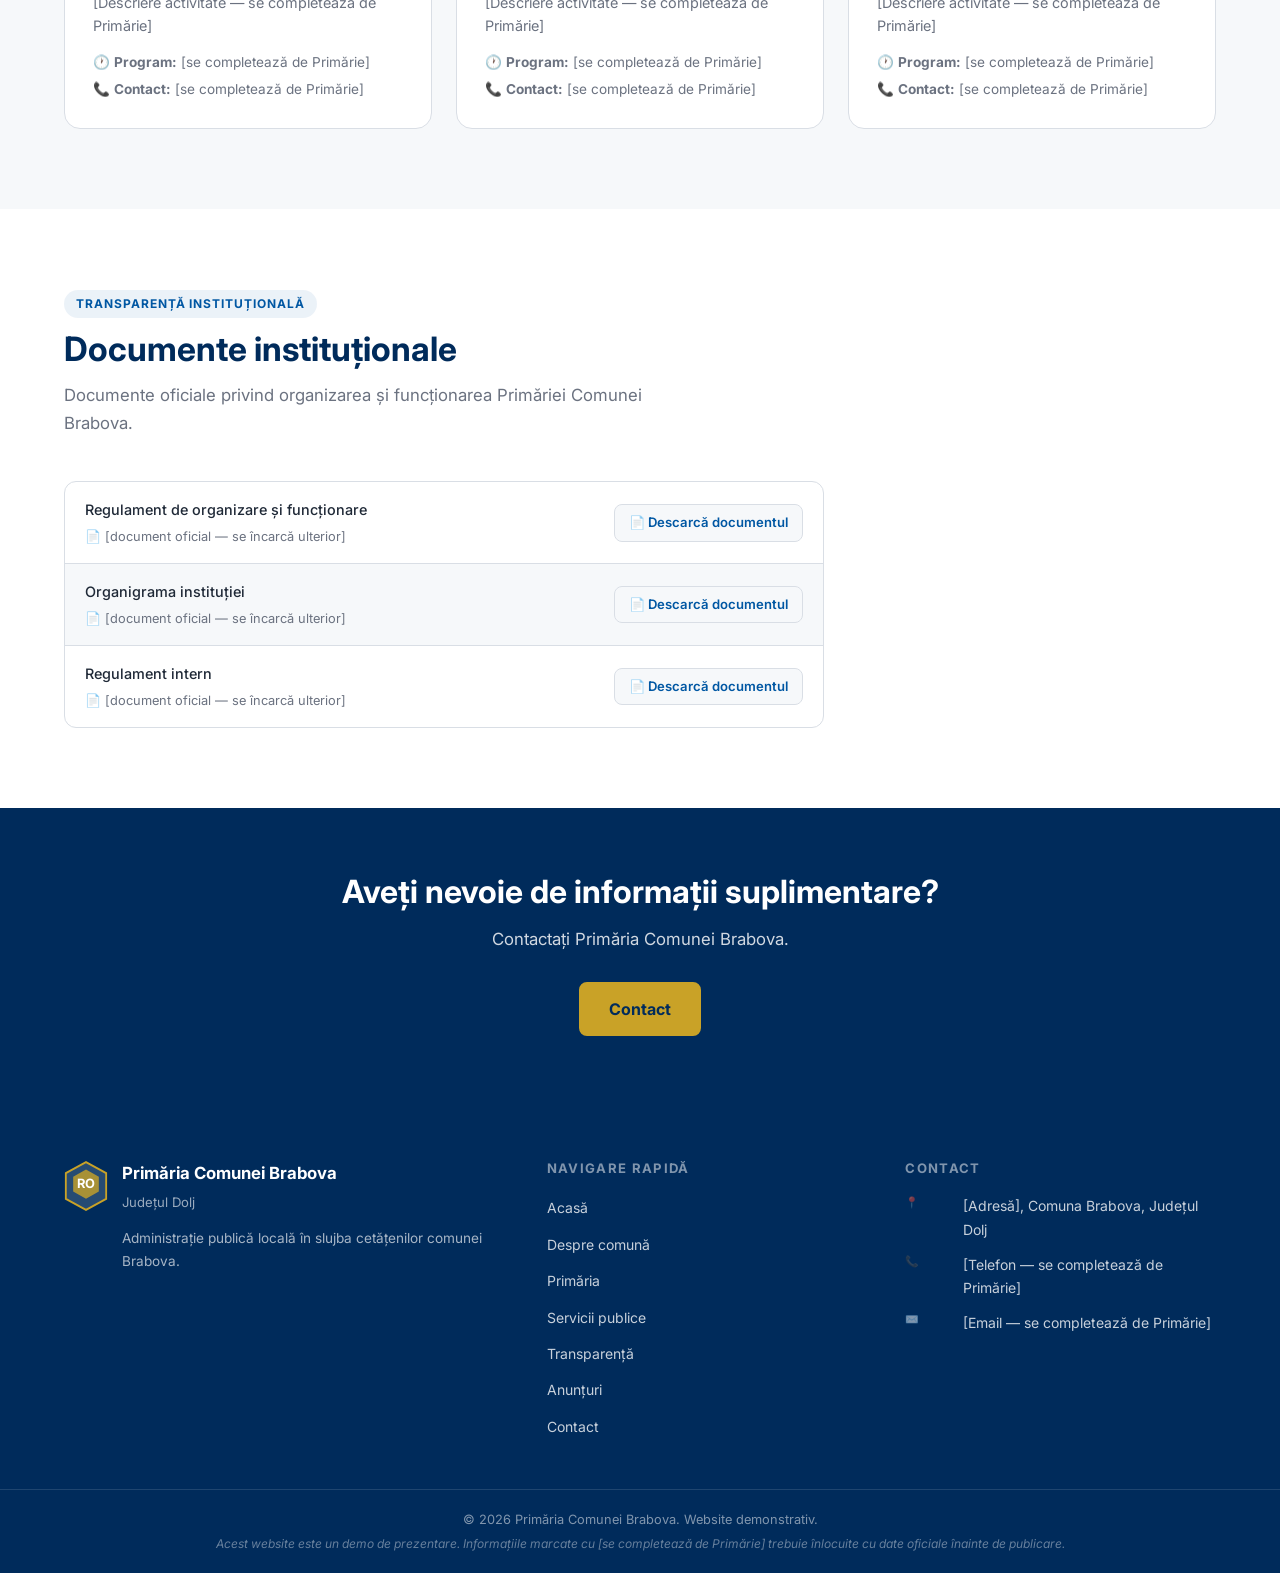
<file: comunabrabova/primaria.html>
<!DOCTYPE html>
<html lang="ro">
<head>
  <meta charset="UTF-8" />
  <meta name="viewport" content="width=device-width, initial-scale=1.0" />
  <title>Primăria — Primăria Comunei Brabova</title>
  <meta name="description" content="Structura organizatorică a Primăriei Comunei Brabova: conducere, compartimente funcționale și documente instituționale." />
  <meta property="og:title" content="Primăria Comunei Brabova — Structură organizatorică" />
  <meta property="og:type" content="website" />
  <meta property="og:locale" content="ro_RO" />
  <link rel="preconnect" href="https://fonts.googleapis.com" />
  <link rel="preconnect" href="https://fonts.gstatic.com" crossorigin />
  <link href="https://fonts.googleapis.com/css2?family=Inter:wght@300;400;500;600;700;800&display=swap" rel="stylesheet" />
  <link rel="stylesheet" href="css/style.css" />
</head>
<body>

<!-- HEADER -->
<header id="site-header">
  <div class="header-top">
    <div class="container">
      <a href="index.html" class="header-brand" aria-label="Primăria Comunei Brabova — Acasă">
        <div class="stema" aria-label="Stema României">
          <svg width="48" height="56" viewBox="0 0 48 56" fill="none" xmlns="http://www.w3.org/2000/svg" aria-hidden="true">
            <path d="M24 2L46 14V42L24 54L2 42V14L24 2Z" fill="#002B5B" stroke="#C9A227" stroke-width="2"/>
            <path d="M24 10L38 18V34L24 42L10 34V18L24 10Z" fill="#C9A227"/>
            <text x="24" y="30" text-anchor="middle" fill="#002B5B" font-size="14" font-weight="bold">RO</text>
          </svg>
        </div>
        <div class="brand-text">
          <span class="brand-name">Primăria Comunei Brabova</span>
          <span class="brand-subtitle">Județul Dolj · Administrație Publică Locală</span>
        </div>
      </a>
      <div class="header-contact">
        <div class="contact-info">
          <span>📞 <a href="#">[telefon — se completează de Primărie]</a></span>
          <span>✉️ <a href="#">[email — se completează de Primărie]</a></span>
        </div>
        <div class="header-actions">
          <a href="contact.html" class="btn-header primary">Contact</a>
          <a href="contact.html#program" class="btn-header">Program</a>
        </div>
      </div>
    </div>
  </div>
  <div class="tricolor-line" aria-hidden="true"><span></span><span></span><span></span></div>
  <nav class="nav-wrapper" aria-label="Navigare principală">
    <div class="container" style="display:flex;align-items:center;">
      <button class="hamburger" id="hamburger-btn" aria-label="Deschide meniul" aria-expanded="false" aria-controls="main-nav">
        <span></span><span></span><span></span>
      </button>
      <ul id="main-nav" role="list">
        <li><a href="index.html">Acasă</a></li>
        <li><a href="despre-comuna.html">Despre comună</a></li>
        <li><a href="primaria.html">Primăria</a></li>
        <li><a href="primarul.html">Primarul</a></li>
        <li><a href="consiliul-local.html">Consiliul Local</a></li>
        <li><a href="servicii-publice.html">Servicii publice</a></li>
        <li><a href="transparenta.html">Transparență</a></li>
        <li><a href="anunturi.html">Anunțuri</a></li>
        <li><a href="contact.html">Contact</a></li>
      </ul>
    </div>
  </nav>
</header>

<main id="main-content">

  <!-- PAGE HERO -->
  <section class="page-hero">
    <div class="container">
      <nav class="breadcrumb" aria-label="Breadcrumb">
        <a href="index.html">Acasă</a>
        <span class="breadcrumb-sep" aria-hidden="true">›</span>
        <span aria-current="page">Primăria</span>
      </nav>
      <h1>Primăria Comunei Brabova</h1>
      <p class="page-hero-subtitle">Administrație locală, structură organizatorică și conducere</p>
    </div>
  </section>

  <!-- CONDUCERE -->
  <section class="section" aria-labelledby="conducere-title">
    <div class="container">
      <div class="section-header">
        <span class="section-label">Conducere</span>
        <h2 id="conducere-title">Conducerea Primăriei</h2>
        <p>Structura de conducere a Primăriei Comunei Brabova.</p>
      </div>
      <div class="grid-3" style="max-width:900px;">
        <div class="person-card">
          <div class="person-photo" aria-hidden="true">👤</div>
          <div class="person-info">
            <div class="person-role">Primar</div>
            <div class="person-name">[se completează de Primărie]</div>
            <p class="person-meta">Mandat: [se completează de Primărie]</p>
            <p class="person-meta" style="margin-top:4px;">[fotografie oficială — se adaugă ulterior]</p>
          </div>
        </div>
        <div class="person-card">
          <div class="person-photo" aria-hidden="true">👤</div>
          <div class="person-info">
            <div class="person-role">Viceprimar</div>
            <div class="person-name">[se completează de Primărie]</div>
            <p class="person-meta">Mandat: [se completează de Primărie]</p>
            <p class="person-meta" style="margin-top:4px;">[fotografie oficială — se adaugă ulterior]</p>
          </div>
        </div>
        <div class="person-card">
          <div class="person-photo" aria-hidden="true">👤</div>
          <div class="person-info">
            <div class="person-role">Secretar General</div>
            <div class="person-name">[se completează de Primărie]</div>
            <p class="person-meta">[fotografie oficială — se adaugă ulterior]</p>
          </div>
        </div>
      </div>
    </div>
  </section>

  <!-- COMPARTIMENTE FUNCȚIONALE -->
  <section class="section section-alt" aria-labelledby="comp-title">
    <div class="container">
      <div class="section-header center">
        <span class="section-label">Organizare internă</span>
        <h2 id="comp-title">Compartimente funcționale</h2>
        <p>Structura operațională a Primăriei Comunei Brabova, organizată pe domenii de activitate.</p>
      </div>
      <div class="grid-3">
        <div class="card">
          <span class="card-icon" aria-hidden="true">📂</span>
          <h3 class="card-title">Registratură și relații cu publicul</h3>
          <p class="card-text">[Descriere activitate — se completează de Primărie]</p>
          <div style="margin-top:14px; font-size:0.85rem; color:var(--color-text-sec);">
            <div>🕐 <strong>Program:</strong> [se completează de Primărie]</div>
            <div style="margin-top:4px;">📞 <strong>Contact:</strong> [se completează de Primărie]</div>
          </div>
        </div>
        <div class="card">
          <span class="card-icon" aria-hidden="true">🏗️</span>
          <h3 class="card-title">Urbanism și amenajarea teritoriului</h3>
          <p class="card-text">[Descriere activitate — se completează de Primărie]</p>
          <div style="margin-top:14px; font-size:0.85rem; color:var(--color-text-sec);">
            <div>🕐 <strong>Program:</strong> [se completează de Primărie]</div>
            <div style="margin-top:4px;">📞 <strong>Contact:</strong> [se completează de Primărie]</div>
          </div>
        </div>
        <div class="card">
          <span class="card-icon" aria-hidden="true">💰</span>
          <h3 class="card-title">Taxe și impozite locale</h3>
          <p class="card-text">[Descriere activitate — se completează de Primărie]</p>
          <div style="margin-top:14px; font-size:0.85rem; color:var(--color-text-sec);">
            <div>🕐 <strong>Program:</strong> [se completează de Primărie]</div>
            <div style="margin-top:4px;">📞 <strong>Contact:</strong> [se completează de Primărie]</div>
          </div>
        </div>
        <div class="card">
          <span class="card-icon" aria-hidden="true">👶</span>
          <h3 class="card-title">Stare civilă</h3>
          <p class="card-text">[Descriere activitate — se completează de Primărie]</p>
          <div style="margin-top:14px; font-size:0.85rem; color:var(--color-text-sec);">
            <div>🕐 <strong>Program:</strong> [se completează de Primărie]</div>
            <div style="margin-top:4px;">📞 <strong>Contact:</strong> [se completează de Primărie]</div>
          </div>
        </div>
        <div class="card">
          <span class="card-icon" aria-hidden="true">🤝</span>
          <h3 class="card-title">Asistență socială</h3>
          <p class="card-text">[Descriere activitate — se completează de Primărie]</p>
          <div style="margin-top:14px; font-size:0.85rem; color:var(--color-text-sec);">
            <div>🕐 <strong>Program:</strong> [se completează de Primărie]</div>
            <div style="margin-top:4px;">📞 <strong>Contact:</strong> [se completează de Primărie]</div>
          </div>
        </div>
        <div class="card">
          <span class="card-icon" aria-hidden="true">🌾</span>
          <h3 class="card-title">Cadastru și fond funciar</h3>
          <p class="card-text">[Descriere activitate — se completează de Primărie]</p>
          <div style="margin-top:14px; font-size:0.85rem; color:var(--color-text-sec);">
            <div>🕐 <strong>Program:</strong> [se completează de Primărie]</div>
            <div style="margin-top:4px;">📞 <strong>Contact:</strong> [se completează de Primărie]</div>
          </div>
        </div>
      </div>
    </div>
  </section>

  <!-- DOCUMENTE INSTITUȚIONALE -->
  <section class="section" aria-labelledby="docs-title">
    <div class="container">
      <div class="section-header">
        <span class="section-label">Transparență instituțională</span>
        <h2 id="docs-title">Documente instituționale</h2>
        <p>Documente oficiale privind organizarea și funcționarea Primăriei Comunei Brabova.</p>
      </div>
      <div style="max-width:760px;">
        <div class="doc-list">
          <div class="doc-item">
            <div>
              <div class="doc-name">Regulament de organizare și funcționare</div>
              <div class="doc-date" style="margin-top:4px;">📄 [document oficial — se încarcă ulterior]</div>
            </div>
            <a href="#" class="btn-doc">📄 Descarcă documentul</a>
          </div>
          <div class="doc-item">
            <div>
              <div class="doc-name">Organigrama instituției</div>
              <div class="doc-date" style="margin-top:4px;">📄 [document oficial — se încarcă ulterior]</div>
            </div>
            <a href="#" class="btn-doc">📄 Descarcă documentul</a>
          </div>
          <div class="doc-item">
            <div>
              <div class="doc-name">Regulament intern</div>
              <div class="doc-date" style="margin-top:4px;">📄 [document oficial — se încarcă ulterior]</div>
            </div>
            <a href="#" class="btn-doc">📄 Descarcă documentul</a>
          </div>
        </div>
      </div>
    </div>
  </section>

  <!-- CTA -->
  <section class="cta-banner" aria-label="Contact Primăria">
    <div class="container">
      <h2>Aveți nevoie de informații suplimentare?</h2>
      <p>Contactați Primăria Comunei Brabova.</p>
      <a href="contact.html" class="btn btn-primary btn-lg">Contact</a>
    </div>
  </section>

</main>

<!-- FOOTER -->
<footer id="site-footer" aria-label="Subsol pagină">
  <div class="container">
    <div class="footer-main">
      <div class="footer-brand-col">
        <div class="footer-brand">
          <div aria-hidden="true">
            <svg width="44" height="52" viewBox="0 0 48 56" fill="none" xmlns="http://www.w3.org/2000/svg">
              <path d="M24 2L46 14V42L24 54L2 42V14L24 2Z" fill="rgba(255,255,255,0.15)" stroke="#C9A227" stroke-width="2"/>
              <path d="M24 10L38 18V34L24 42L10 34V18L24 10Z" fill="#C9A227" opacity="0.8"/>
              <text x="24" y="30" text-anchor="middle" fill="white" font-size="14" font-weight="bold">RO</text>
            </svg>
          </div>
          <div class="footer-brand-text">
            <span class="footer-brand-name">Primăria Comunei Brabova</span>
            <span class="footer-brand-sub">Județul Dolj</span>
            <p class="footer-desc">Administrație publică locală în slujba cetățenilor comunei Brabova.</p>
          </div>
        </div>
      </div>
      <div class="footer-col">
        <h4>Navigare rapidă</h4>
        <ul>
          <li><a href="index.html">Acasă</a></li>
          <li><a href="despre-comuna.html">Despre comună</a></li>
          <li><a href="primaria.html">Primăria</a></li>
          <li><a href="servicii-publice.html">Servicii publice</a></li>
          <li><a href="transparenta.html">Transparență</a></li>
          <li><a href="anunturi.html">Anunțuri</a></li>
          <li><a href="contact.html">Contact</a></li>
        </ul>
      </div>
      <div class="footer-col">
        <h4>Contact</h4>
        <div class="footer-contact-item">
          <span class="footer-contact-icon">📍</span>
          <span>[Adresă], Comuna Brabova, Județul Dolj</span>
        </div>
        <div class="footer-contact-item">
          <span class="footer-contact-icon">📞</span>
          <span>[Telefon — se completează de Primărie]</span>
        </div>
        <div class="footer-contact-item">
          <span class="footer-contact-icon">✉️</span>
          <span>[Email — se completează de Primărie]</span>
        </div>
      </div>
    </div>
  </div>
  <div class="footer-bottom">
    <div class="container">
      <div class="footer-bottom-inner">
        <p>© 2026 Primăria Comunei Brabova. Website demonstrativ.</p>
        <p class="demo-note">Acest website este un demo de prezentare. Informațiile marcate cu [se completează de Primărie] trebuie înlocuite cu date oficiale înainte de publicare.</p>
      </div>
    </div>
  </div>
</footer>

<script src="js/main.js"></script>
</body>
</html>
</file>
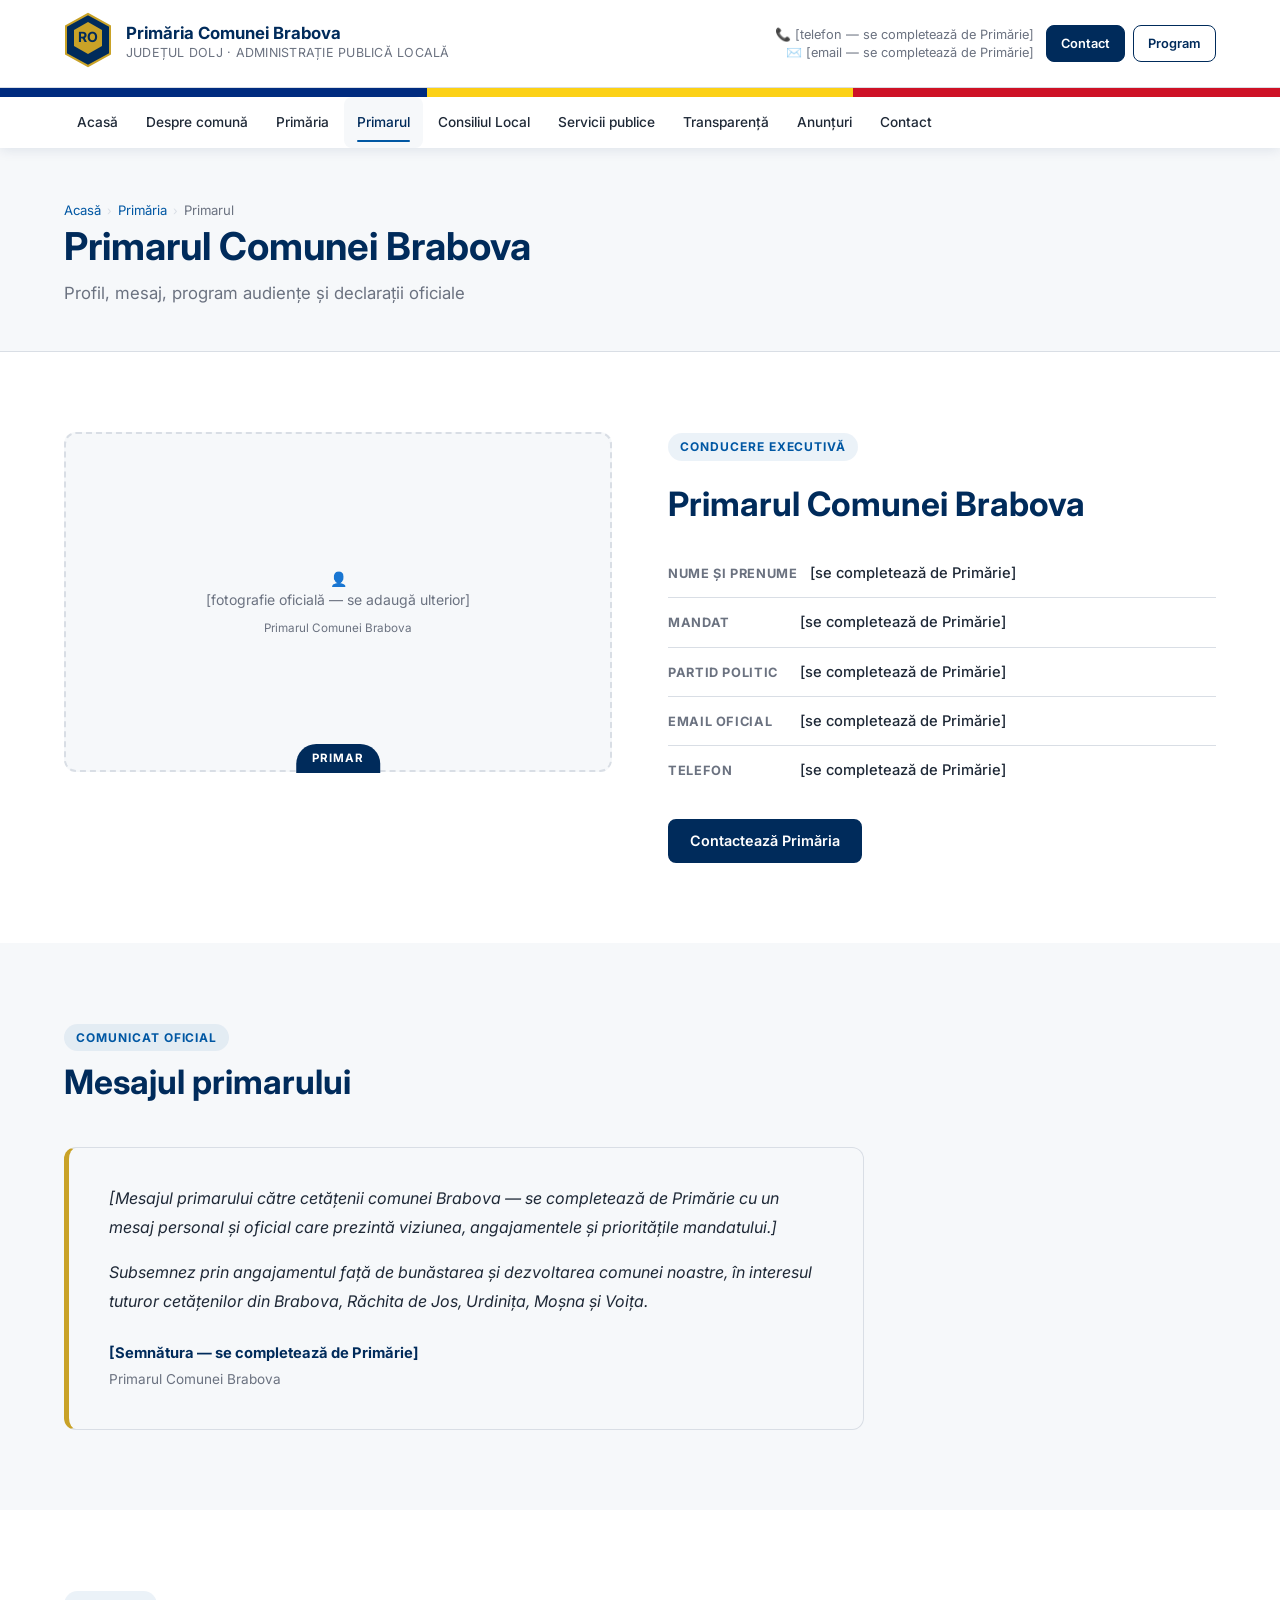
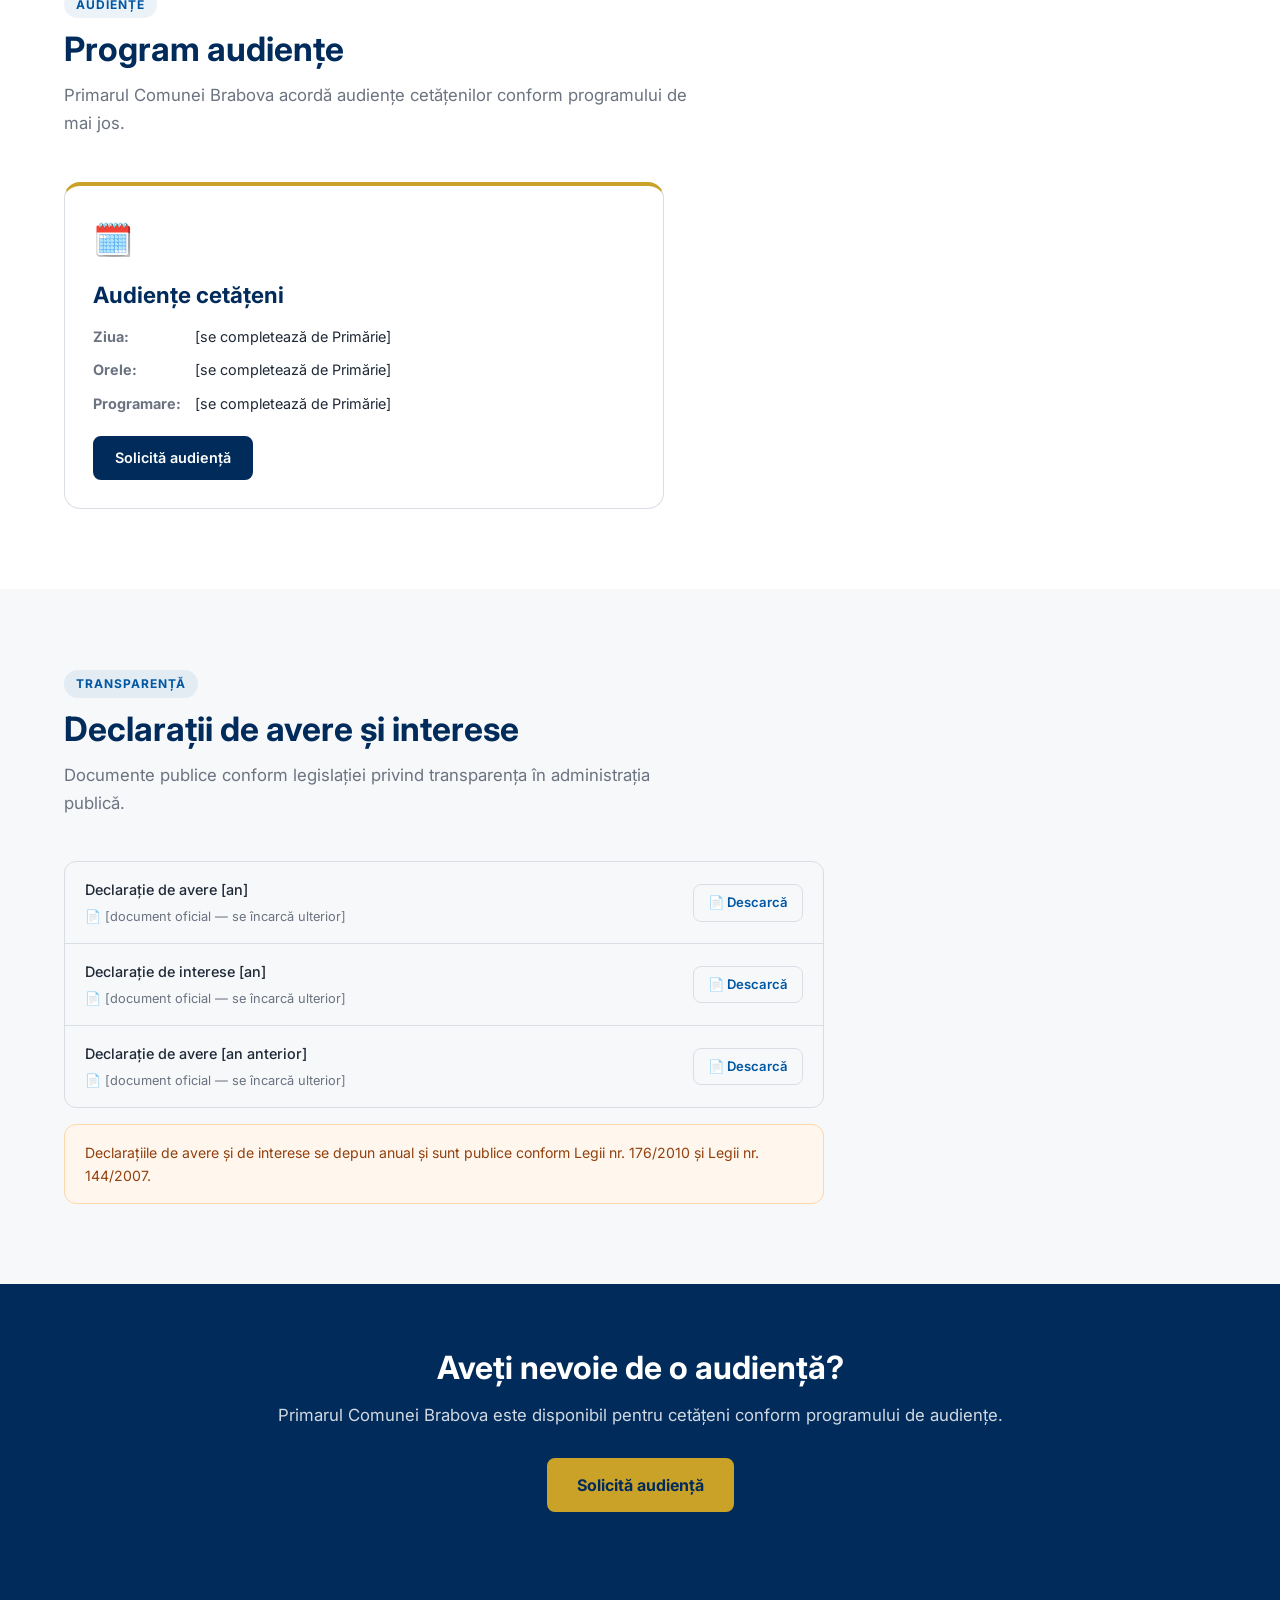
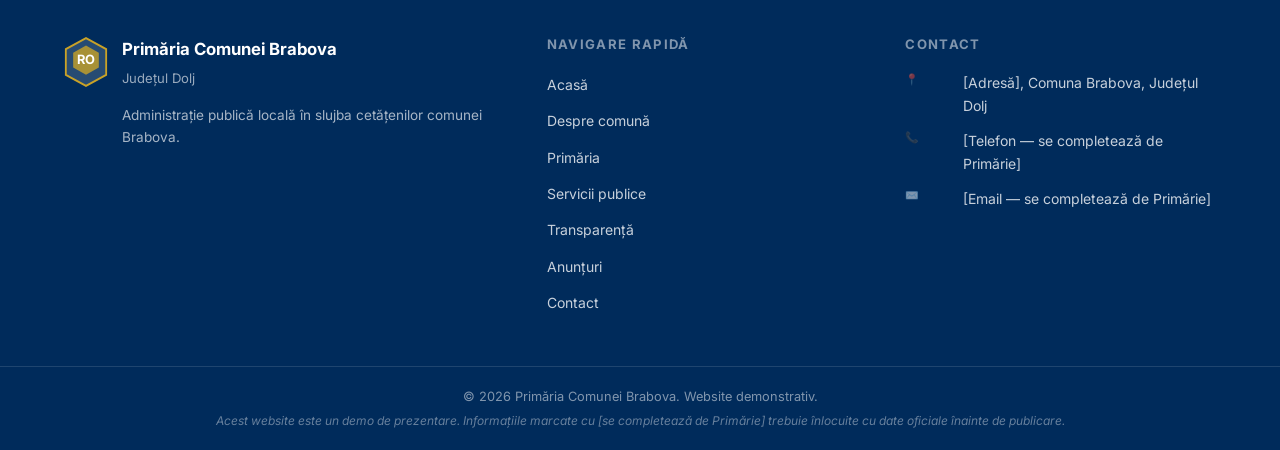
<file: comunabrabova/primarul.html>
<!DOCTYPE html>
<html lang="ro">
<head>
  <meta charset="UTF-8" />
  <meta name="viewport" content="width=device-width, initial-scale=1.0" />
  <title>Primarul — Primăria Comunei Brabova</title>
  <meta name="description" content="Informații despre primarul comunei Brabova: profil, mesaj, program audiențe și declarații de avere și interese." />
  <meta property="og:title" content="Primarul Comunei Brabova" />
  <meta property="og:type" content="website" />
  <meta property="og:locale" content="ro_RO" />
  <link rel="preconnect" href="https://fonts.googleapis.com" />
  <link rel="preconnect" href="https://fonts.gstatic.com" crossorigin />
  <link href="https://fonts.googleapis.com/css2?family=Inter:wght@300;400;500;600;700;800&display=swap" rel="stylesheet" />
  <link rel="stylesheet" href="css/style.css" />
  <style>
    .primar-photo-wrap {
      position: relative;
    }
    .primar-badge {
      position: absolute;
      bottom: -1px;
      left: 50%;
      transform: translateX(-50%);
      background: var(--color-blue-dark);
      color: white;
      font-size: 0.72rem;
      font-weight: 700;
      text-transform: uppercase;
      letter-spacing: 0.08em;
      padding: 5px 16px;
      border-radius: 20px 20px 0 0;
      white-space: nowrap;
    }
    .primar-details-list {
      list-style: none;
      padding: 0;
      margin: 0;
    }
    .primar-details-list li {
      display: flex;
      gap: 12px;
      padding: 12px 0;
      border-bottom: 1px solid var(--color-grey-border);
      font-size: 0.92rem;
    }
    .primar-details-list li:last-child { border-bottom: none; }
    .primar-details-list .dl-label {
      font-weight: 700;
      color: var(--color-text-sec);
      min-width: 120px;
      font-size: 0.8rem;
      text-transform: uppercase;
      letter-spacing: 0.05em;
      padding-top: 2px;
    }
    .primar-details-list .dl-value {
      color: var(--color-text);
      font-weight: 500;
    }
    .mesaj-card {
      background: var(--color-grey-light);
      border: 1px solid var(--color-grey-border);
      border-left: 5px solid var(--color-gold);
      border-radius: var(--radius-md);
      padding: 36px 40px;
      font-size: 1rem;
      line-height: 1.8;
      color: var(--color-text);
      font-style: italic;
    }
    .mesaj-signature {
      margin-top: 24px;
      font-style: normal;
      font-weight: 700;
      color: var(--color-blue-dark);
      font-size: 0.92rem;
    }
  </style>
</head>
<body>

<!-- HEADER -->
<header id="site-header">
  <div class="header-top">
    <div class="container">
      <a href="index.html" class="header-brand" aria-label="Primăria Comunei Brabova — Acasă">
        <div class="stema" aria-label="Stema României">
          <svg width="48" height="56" viewBox="0 0 48 56" fill="none" xmlns="http://www.w3.org/2000/svg" aria-hidden="true">
            <path d="M24 2L46 14V42L24 54L2 42V14L24 2Z" fill="#002B5B" stroke="#C9A227" stroke-width="2"/>
            <path d="M24 10L38 18V34L24 42L10 34V18L24 10Z" fill="#C9A227"/>
            <text x="24" y="30" text-anchor="middle" fill="#002B5B" font-size="14" font-weight="bold">RO</text>
          </svg>
        </div>
        <div class="brand-text">
          <span class="brand-name">Primăria Comunei Brabova</span>
          <span class="brand-subtitle">Județul Dolj · Administrație Publică Locală</span>
        </div>
      </a>
      <div class="header-contact">
        <div class="contact-info">
          <span>📞 <a href="#">[telefon — se completează de Primărie]</a></span>
          <span>✉️ <a href="#">[email — se completează de Primărie]</a></span>
        </div>
        <div class="header-actions">
          <a href="contact.html" class="btn-header primary">Contact</a>
          <a href="contact.html#program" class="btn-header">Program</a>
        </div>
      </div>
    </div>
  </div>
  <div class="tricolor-line" aria-hidden="true"><span></span><span></span><span></span></div>
  <nav class="nav-wrapper" aria-label="Navigare principală">
    <div class="container" style="display:flex;align-items:center;">
      <button class="hamburger" id="hamburger-btn" aria-label="Deschide meniul" aria-expanded="false" aria-controls="main-nav">
        <span></span><span></span><span></span>
      </button>
      <ul id="main-nav" role="list">
        <li><a href="index.html">Acasă</a></li>
        <li><a href="despre-comuna.html">Despre comună</a></li>
        <li><a href="primaria.html">Primăria</a></li>
        <li><a href="primarul.html">Primarul</a></li>
        <li><a href="consiliul-local.html">Consiliul Local</a></li>
        <li><a href="servicii-publice.html">Servicii publice</a></li>
        <li><a href="transparenta.html">Transparență</a></li>
        <li><a href="anunturi.html">Anunțuri</a></li>
        <li><a href="contact.html">Contact</a></li>
      </ul>
    </div>
  </nav>
</header>

<main id="main-content">

  <!-- PAGE HERO -->
  <section class="page-hero">
    <div class="container">
      <nav class="breadcrumb" aria-label="Breadcrumb">
        <a href="index.html">Acasă</a>
        <span class="breadcrumb-sep" aria-hidden="true">›</span>
        <a href="primaria.html">Primăria</a>
        <span class="breadcrumb-sep" aria-hidden="true">›</span>
        <span aria-current="page">Primarul</span>
      </nav>
      <h1>Primarul Comunei Brabova</h1>
      <p class="page-hero-subtitle">Profil, mesaj, program audiențe și declarații oficiale</p>
    </div>
  </section>

  <!-- PROFIL PRIMAR -->
  <section class="section" aria-labelledby="profil-title">
    <div class="container">
      <div class="grid-2" style="gap:56px; align-items:start;">
        <div>
          <div class="primar-photo-wrap">
            <div class="img-placeholder large" role="img" aria-label="Fotografie oficială primarul comunei Brabova">
              <span>👤<br>[fotografie oficială — se adaugă ulterior]<br><small style="color:var(--color-text-sec);">Primarul Comunei Brabova</small></span>
            </div>
            <div class="primar-badge">Primar</div>
          </div>
        </div>
        <div>
          <span class="section-label">Conducere executivă</span>
          <h2 id="profil-title" style="margin-top:12px;">Primarul Comunei Brabova</h2>
          <ul class="primar-details-list" style="margin-top:24px;">
            <li>
              <span class="dl-label">Nume și prenume</span>
              <span class="dl-value">[se completează de Primărie]</span>
            </li>
            <li>
              <span class="dl-label">Mandat</span>
              <span class="dl-value">[se completează de Primărie]</span>
            </li>
            <li>
              <span class="dl-label">Partid politic</span>
              <span class="dl-value">[se completează de Primărie]</span>
            </li>
            <li>
              <span class="dl-label">Email oficial</span>
              <span class="dl-value">[se completează de Primărie]</span>
            </li>
            <li>
              <span class="dl-label">Telefon</span>
              <span class="dl-value">[se completează de Primărie]</span>
            </li>
          </ul>
          <div style="margin-top:24px;">
            <a href="contact.html" class="btn btn-primary">Contactează Primăria</a>
          </div>
        </div>
      </div>
    </div>
  </section>

  <!-- MESAJUL PRIMARULUI -->
  <section class="section section-alt" aria-labelledby="mesaj-title">
    <div class="container">
      <div class="section-header">
        <span class="section-label">Comunicat oficial</span>
        <h2 id="mesaj-title">Mesajul primarului</h2>
      </div>
      <div style="max-width:800px;">
        <div class="mesaj-card">
          <p>[Mesajul primarului către cetățenii comunei Brabova — se completează de Primărie cu un mesaj personal și oficial care prezintă viziunea, angajamentele și prioritățile mandatului.]</p>
          <p>Subsemnez prin angajamentul față de bunăstarea și dezvoltarea comunei noastre, în interesul tuturor cetățenilor din Brabova, Răchita de Jos, Urdinița, Moșna și Voița.</p>
          <div class="mesaj-signature">
            [Semnătura — se completează de Primărie]<br>
            <span style="font-weight:400; font-size:0.85rem; color:var(--color-text-sec);">Primarul Comunei Brabova</span>
          </div>
        </div>
      </div>
    </div>
  </section>

  <!-- PROGRAM AUDIENȚE -->
  <section class="section" aria-labelledby="audiente-title">
    <div class="container">
      <div class="section-header">
        <span class="section-label">Audiențe</span>
        <h2 id="audiente-title">Program audiențe</h2>
        <p>Primarul Comunei Brabova acordă audiențe cetățenilor conform programului de mai jos.</p>
      </div>
      <div style="max-width:600px;">
        <div class="card" style="border-top:4px solid var(--color-gold);">
          <span style="font-size:2rem; display:block; margin-bottom:14px;" aria-hidden="true">🗓️</span>
          <h3 style="margin-bottom:16px;">Audiențe cetățeni</h3>
          <div style="display:flex; flex-direction:column; gap:10px; font-size:0.9rem;">
            <div style="display:flex; gap:12px;">
              <span style="font-weight:700; min-width:90px; color:var(--color-text-sec);">Ziua:</span>
              <span>[se completează de Primărie]</span>
            </div>
            <div style="display:flex; gap:12px;">
              <span style="font-weight:700; min-width:90px; color:var(--color-text-sec);">Orele:</span>
              <span>[se completează de Primărie]</span>
            </div>
            <div style="display:flex; gap:12px;">
              <span style="font-weight:700; min-width:90px; color:var(--color-text-sec);">Programare:</span>
              <span>[se completează de Primărie]</span>
            </div>
          </div>
          <div style="margin-top:20px;">
            <a href="contact.html" class="btn btn-primary">Solicită audiență</a>
          </div>
        </div>
      </div>
    </div>
  </section>

  <!-- DECLARAȚII -->
  <section class="section section-alt" aria-labelledby="decl-title">
    <div class="container">
      <div class="section-header">
        <span class="section-label">Transparență</span>
        <h2 id="decl-title">Declarații de avere și interese</h2>
        <p>Documente publice conform legislației privind transparența în administrația publică.</p>
      </div>
      <div style="max-width:760px;">
        <div class="doc-list">
          <div class="doc-item">
            <div>
              <div class="doc-name">Declarație de avere [an]</div>
              <div class="doc-date" style="margin-top:4px;">📄 [document oficial — se încarcă ulterior]</div>
            </div>
            <a href="#" class="btn-doc">📄 Descarcă</a>
          </div>
          <div class="doc-item">
            <div>
              <div class="doc-name">Declarație de interese [an]</div>
              <div class="doc-date" style="margin-top:4px;">📄 [document oficial — se încarcă ulterior]</div>
            </div>
            <a href="#" class="btn-doc">📄 Descarcă</a>
          </div>
          <div class="doc-item">
            <div>
              <div class="doc-name">Declarație de avere [an anterior]</div>
              <div class="doc-date" style="margin-top:4px;">📄 [document oficial — se încarcă ulterior]</div>
            </div>
            <a href="#" class="btn-doc">📄 Descarcă</a>
          </div>
        </div>
        <div class="info-box" style="margin-top:16px;">
          Declarațiile de avere și de interese se depun anual și sunt publice conform Legii nr. 176/2010 și Legii nr. 144/2007.
        </div>
      </div>
    </div>
  </section>

  <!-- CTA -->
  <section class="cta-banner" aria-label="Contact Primăria">
    <div class="container">
      <h2>Aveți nevoie de o audiență?</h2>
      <p>Primarul Comunei Brabova este disponibil pentru cetățeni conform programului de audiențe.</p>
      <a href="contact.html" class="btn btn-primary btn-lg">Solicită audiență</a>
    </div>
  </section>

</main>

<!-- FOOTER -->
<footer id="site-footer" aria-label="Subsol pagină">
  <div class="container">
    <div class="footer-main">
      <div class="footer-brand-col">
        <div class="footer-brand">
          <div aria-hidden="true">
            <svg width="44" height="52" viewBox="0 0 48 56" fill="none" xmlns="http://www.w3.org/2000/svg">
              <path d="M24 2L46 14V42L24 54L2 42V14L24 2Z" fill="rgba(255,255,255,0.15)" stroke="#C9A227" stroke-width="2"/>
              <path d="M24 10L38 18V34L24 42L10 34V18L24 10Z" fill="#C9A227" opacity="0.8"/>
              <text x="24" y="30" text-anchor="middle" fill="white" font-size="14" font-weight="bold">RO</text>
            </svg>
          </div>
          <div class="footer-brand-text">
            <span class="footer-brand-name">Primăria Comunei Brabova</span>
            <span class="footer-brand-sub">Județul Dolj</span>
            <p class="footer-desc">Administrație publică locală în slujba cetățenilor comunei Brabova.</p>
          </div>
        </div>
      </div>
      <div class="footer-col">
        <h4>Navigare rapidă</h4>
        <ul>
          <li><a href="index.html">Acasă</a></li>
          <li><a href="despre-comuna.html">Despre comună</a></li>
          <li><a href="primaria.html">Primăria</a></li>
          <li><a href="servicii-publice.html">Servicii publice</a></li>
          <li><a href="transparenta.html">Transparență</a></li>
          <li><a href="anunturi.html">Anunțuri</a></li>
          <li><a href="contact.html">Contact</a></li>
        </ul>
      </div>
      <div class="footer-col">
        <h4>Contact</h4>
        <div class="footer-contact-item">
          <span class="footer-contact-icon">📍</span>
          <span>[Adresă], Comuna Brabova, Județul Dolj</span>
        </div>
        <div class="footer-contact-item">
          <span class="footer-contact-icon">📞</span>
          <span>[Telefon — se completează de Primărie]</span>
        </div>
        <div class="footer-contact-item">
          <span class="footer-contact-icon">✉️</span>
          <span>[Email — se completează de Primărie]</span>
        </div>
      </div>
    </div>
  </div>
  <div class="footer-bottom">
    <div class="container">
      <div class="footer-bottom-inner">
        <p>© 2026 Primăria Comunei Brabova. Website demonstrativ.</p>
        <p class="demo-note">Acest website este un demo de prezentare. Informațiile marcate cu [se completează de Primărie] trebuie înlocuite cu date oficiale înainte de publicare.</p>
      </div>
    </div>
  </div>
</footer>

<script src="js/main.js"></script>
</body>
</html>
</file>
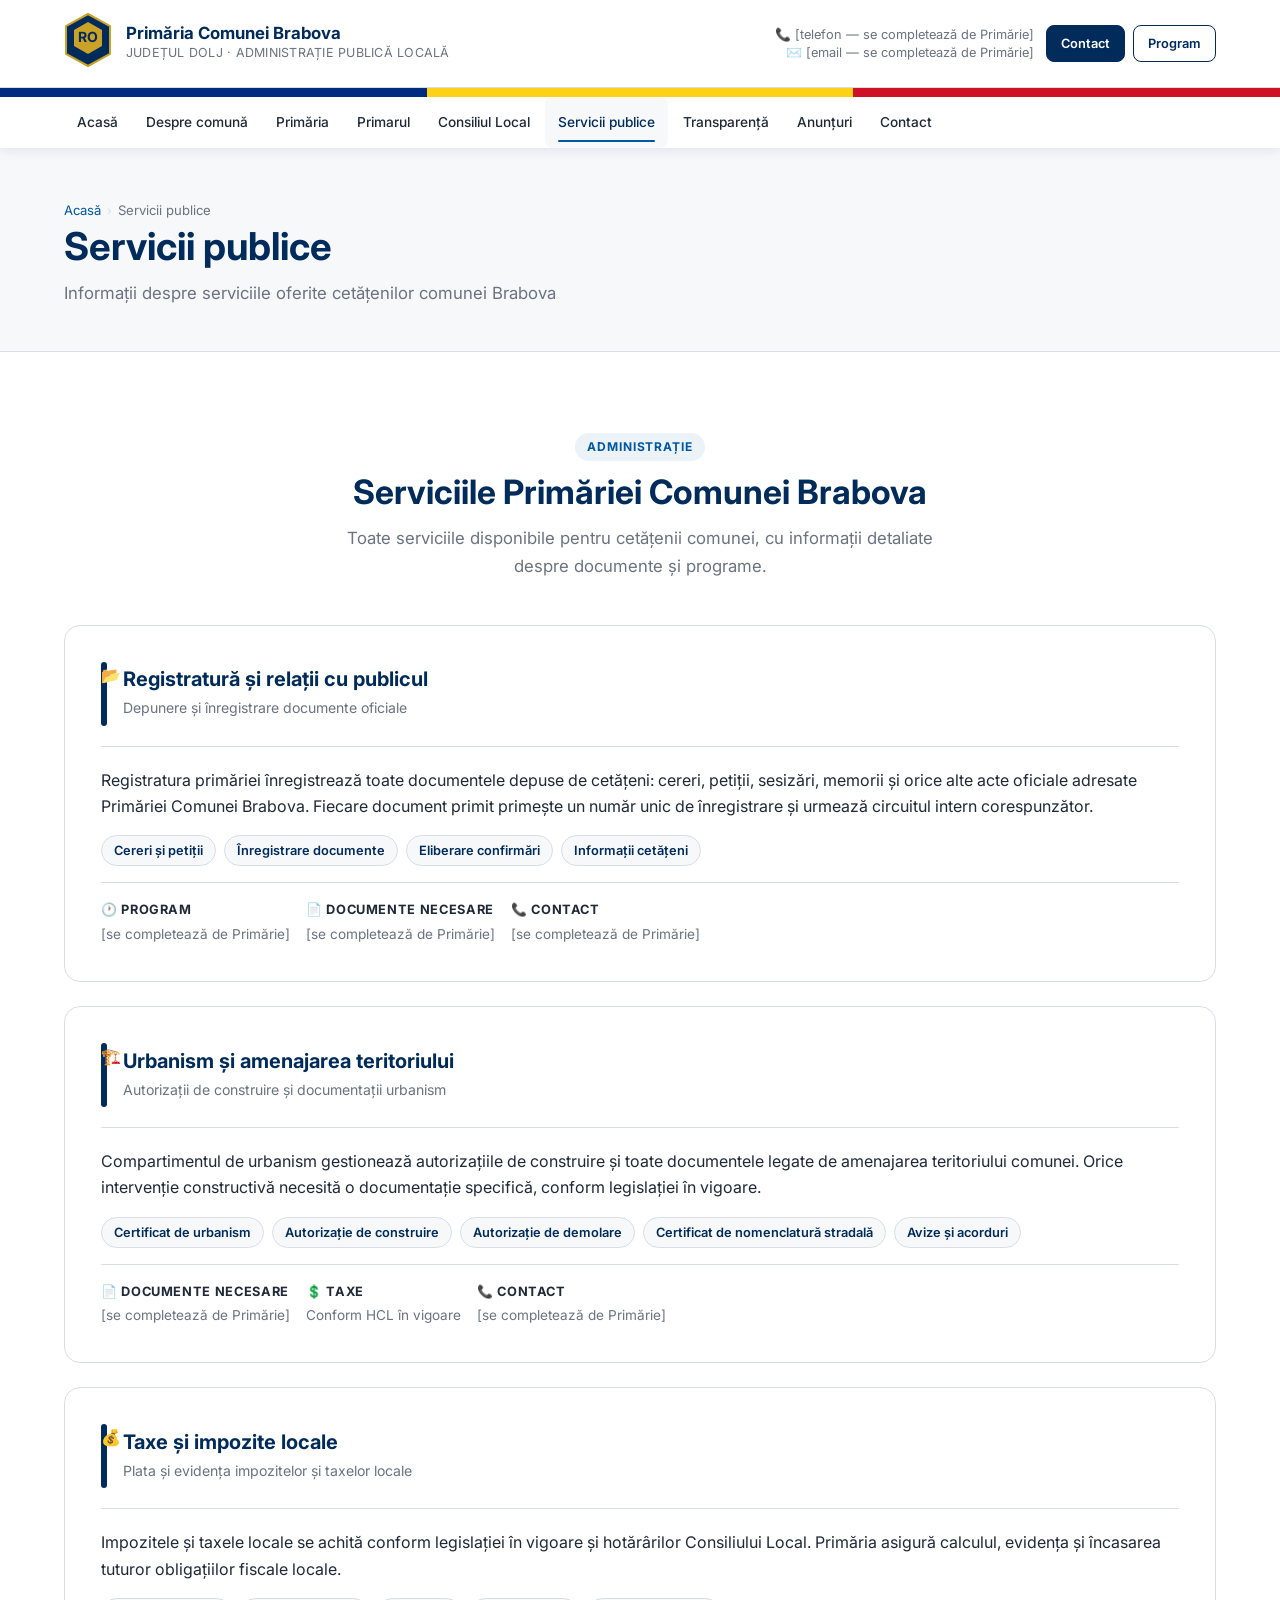
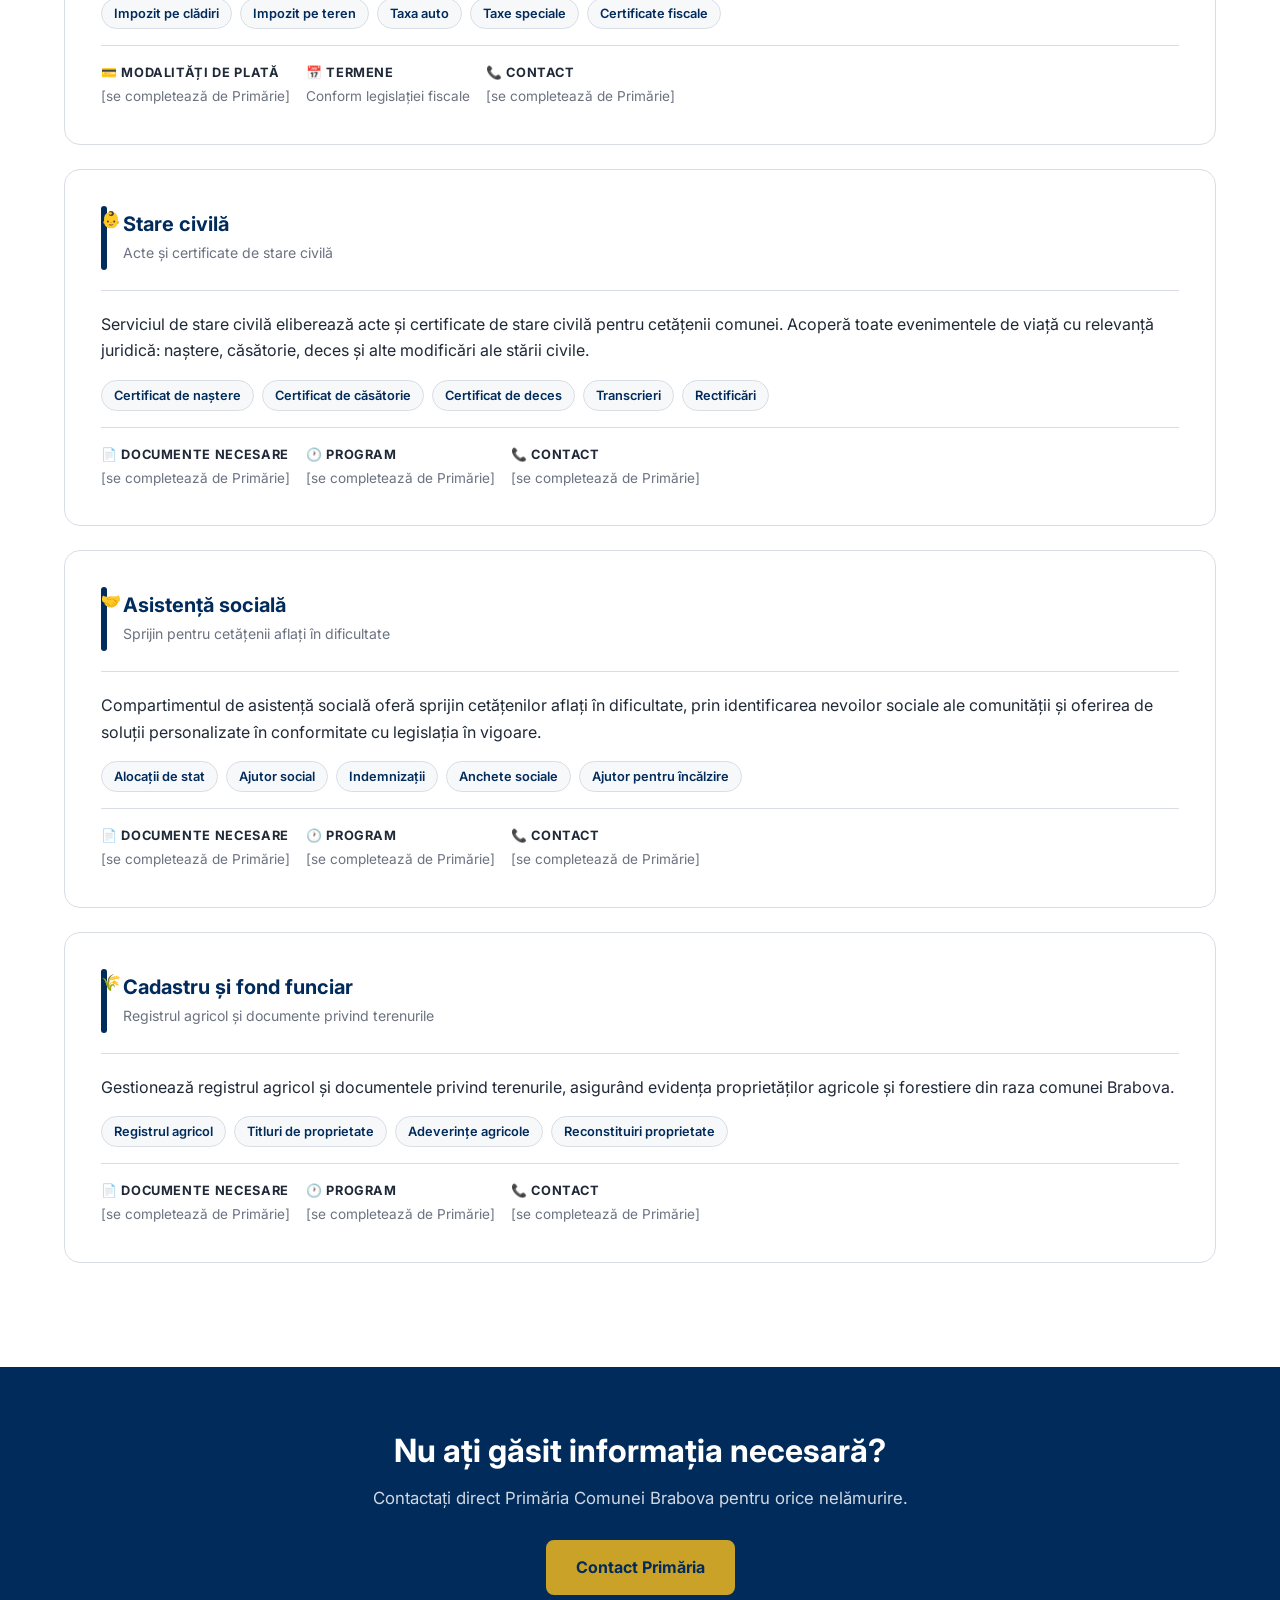
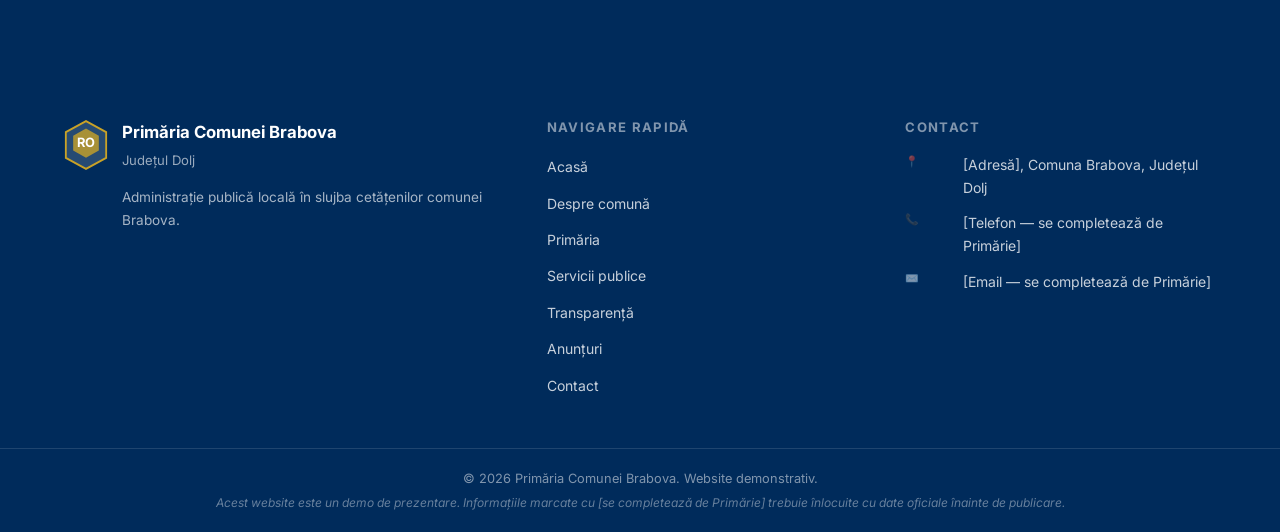
<file: comunabrabova/servicii-publice.html>
<!DOCTYPE html>
<html lang="ro">
<head>
  <meta charset="UTF-8" />
  <meta name="viewport" content="width=device-width, initial-scale=1.0" />
  <title>Servicii publice — Primăria Comunei Brabova</title>
  <meta name="description" content="Serviciile publice oferite de Primăria Comunei Brabova: registratură, urbanism, taxe și impozite, stare civilă, asistență socială și cadastru." />
  <meta property="og:title" content="Servicii publice — Primăria Comunei Brabova" />
  <meta property="og:type" content="website" />
  <meta property="og:locale" content="ro_RO" />
  <link rel="preconnect" href="https://fonts.googleapis.com" />
  <link rel="preconnect" href="https://fonts.gstatic.com" crossorigin />
  <link href="https://fonts.googleapis.com/css2?family=Inter:wght@300;400;500;600;700;800&display=swap" rel="stylesheet" />
  <link rel="stylesheet" href="css/style.css" />
</head>
<body>

<!-- HEADER -->
<header id="site-header">
  <div class="header-top">
    <div class="container">
      <a href="index.html" class="header-brand" aria-label="Primăria Comunei Brabova — Acasă">
        <div class="stema" aria-label="Stema României">
          <svg width="48" height="56" viewBox="0 0 48 56" fill="none" xmlns="http://www.w3.org/2000/svg" aria-hidden="true">
            <path d="M24 2L46 14V42L24 54L2 42V14L24 2Z" fill="#002B5B" stroke="#C9A227" stroke-width="2"/>
            <path d="M24 10L38 18V34L24 42L10 34V18L24 10Z" fill="#C9A227"/>
            <text x="24" y="30" text-anchor="middle" fill="#002B5B" font-size="14" font-weight="bold">RO</text>
          </svg>
        </div>
        <div class="brand-text">
          <span class="brand-name">Primăria Comunei Brabova</span>
          <span class="brand-subtitle">Județul Dolj · Administrație Publică Locală</span>
        </div>
      </a>
      <div class="header-contact">
        <div class="contact-info">
          <span>📞 <a href="#">[telefon — se completează de Primărie]</a></span>
          <span>✉️ <a href="#">[email — se completează de Primărie]</a></span>
        </div>
        <div class="header-actions">
          <a href="contact.html" class="btn-header primary">Contact</a>
          <a href="contact.html#program" class="btn-header">Program</a>
        </div>
      </div>
    </div>
  </div>
  <div class="tricolor-line" aria-hidden="true"><span></span><span></span><span></span></div>
  <nav class="nav-wrapper" aria-label="Navigare principală">
    <div class="container" style="display:flex;align-items:center;">
      <button class="hamburger" id="hamburger-btn" aria-label="Deschide meniul" aria-expanded="false" aria-controls="main-nav">
        <span></span><span></span><span></span>
      </button>
      <ul id="main-nav" role="list">
        <li><a href="index.html">Acasă</a></li>
        <li><a href="despre-comuna.html">Despre comună</a></li>
        <li><a href="primaria.html">Primăria</a></li>
        <li><a href="primarul.html">Primarul</a></li>
        <li><a href="consiliul-local.html">Consiliul Local</a></li>
        <li><a href="servicii-publice.html">Servicii publice</a></li>
        <li><a href="transparenta.html">Transparență</a></li>
        <li><a href="anunturi.html">Anunțuri</a></li>
        <li><a href="contact.html">Contact</a></li>
      </ul>
    </div>
  </nav>
</header>

<main id="main-content">

  <!-- PAGE HERO -->
  <section class="page-hero">
    <div class="container">
      <nav class="breadcrumb" aria-label="Breadcrumb">
        <a href="index.html">Acasă</a>
        <span class="breadcrumb-sep" aria-hidden="true">›</span>
        <span aria-current="page">Servicii publice</span>
      </nav>
      <h1>Servicii publice</h1>
      <p class="page-hero-subtitle">Informații despre serviciile oferite cetățenilor comunei Brabova</p>
    </div>
  </section>

  <!-- SERVICII SECTION -->
  <section class="section" aria-labelledby="servicii-title">
    <div class="container">
      <div class="section-header center">
        <span class="section-label">Administrație</span>
        <h2 id="servicii-title">Serviciile Primăriei Comunei Brabova</h2>
        <p>Toate serviciile disponibile pentru cetățenii comunei, cu informații detaliate despre documente și programe.</p>
      </div>

      <!-- 1. Registratură -->
      <div class="service-block" id="registratura">
        <div class="service-block-header">
          <div class="service-block-icon" aria-hidden="true">📂</div>
          <div>
            <h3>Registratură și relații cu publicul</h3>
            <p style="margin:0; font-size:0.88rem; color:var(--color-text-sec);">Depunere și înregistrare documente oficiale</p>
          </div>
        </div>
        <p>Registratura primăriei înregistrează toate documentele depuse de cetățeni: cereri, petiții, sesizări, memorii și orice alte acte oficiale adresate Primăriei Comunei Brabova. Fiecare document primit primește un număr unic de înregistrare și urmează circuitul intern corespunzător.</p>
        <div class="service-sub-list">
          <span class="service-tag">Cereri și petiții</span>
          <span class="service-tag">Înregistrare documente</span>
          <span class="service-tag">Eliberare confirmări</span>
          <span class="service-tag">Informații cetățeni</span>
        </div>
        <div class="service-meta">
          <div class="service-meta-item">
            <strong>🕐 Program</strong>
            [se completează de Primărie]
          </div>
          <div class="service-meta-item">
            <strong>📄 Documente necesare</strong>
            [se completează de Primărie]
          </div>
          <div class="service-meta-item">
            <strong>📞 Contact</strong>
            [se completează de Primărie]
          </div>
        </div>
      </div>

      <!-- 2. Urbanism -->
      <div class="service-block" id="urbanism">
        <div class="service-block-header">
          <div class="service-block-icon" aria-hidden="true">🏗️</div>
          <div>
            <h3>Urbanism și amenajarea teritoriului</h3>
            <p style="margin:0; font-size:0.88rem; color:var(--color-text-sec);">Autorizații de construire și documentații urbanism</p>
          </div>
        </div>
        <p>Compartimentul de urbanism gestionează autorizațiile de construire și toate documentele legate de amenajarea teritoriului comunei. Orice intervenție constructivă necesită o documentație specifică, conform legislației în vigoare.</p>
        <div class="service-sub-list">
          <span class="service-tag">Certificat de urbanism</span>
          <span class="service-tag">Autorizație de construire</span>
          <span class="service-tag">Autorizație de demolare</span>
          <span class="service-tag">Certificat de nomenclatură stradală</span>
          <span class="service-tag">Avize și acorduri</span>
        </div>
        <div class="service-meta">
          <div class="service-meta-item">
            <strong>📄 Documente necesare</strong>
            [se completează de Primărie]
          </div>
          <div class="service-meta-item">
            <strong>💲 Taxe</strong>
            Conform HCL în vigoare
          </div>
          <div class="service-meta-item">
            <strong>📞 Contact</strong>
            [se completează de Primărie]
          </div>
        </div>
      </div>

      <!-- 3. Taxe și impozite -->
      <div class="service-block" id="taxe">
        <div class="service-block-header">
          <div class="service-block-icon" aria-hidden="true">💰</div>
          <div>
            <h3>Taxe și impozite locale</h3>
            <p style="margin:0; font-size:0.88rem; color:var(--color-text-sec);">Plata și evidența impozitelor și taxelor locale</p>
          </div>
        </div>
        <p>Impozitele și taxele locale se achită conform legislației în vigoare și hotărârilor Consiliului Local. Primăria asigură calculul, evidența și încasarea tuturor obligațiilor fiscale locale.</p>
        <div class="service-sub-list">
          <span class="service-tag">Impozit pe clădiri</span>
          <span class="service-tag">Impozit pe teren</span>
          <span class="service-tag">Taxa auto</span>
          <span class="service-tag">Taxe speciale</span>
          <span class="service-tag">Certificate fiscale</span>
        </div>
        <div class="service-meta">
          <div class="service-meta-item">
            <strong>💳 Modalități de plată</strong>
            [se completează de Primărie]
          </div>
          <div class="service-meta-item">
            <strong>📅 Termene</strong>
            Conform legislației fiscale
          </div>
          <div class="service-meta-item">
            <strong>📞 Contact</strong>
            [se completează de Primărie]
          </div>
        </div>
      </div>

      <!-- 4. Stare civilă -->
      <div class="service-block" id="stare-civila">
        <div class="service-block-header">
          <div class="service-block-icon" aria-hidden="true">👶</div>
          <div>
            <h3>Stare civilă</h3>
            <p style="margin:0; font-size:0.88rem; color:var(--color-text-sec);">Acte și certificate de stare civilă</p>
          </div>
        </div>
        <p>Serviciul de stare civilă eliberează acte și certificate de stare civilă pentru cetățenii comunei. Acoperă toate evenimentele de viață cu relevanță juridică: naștere, căsătorie, deces și alte modificări ale stării civile.</p>
        <div class="service-sub-list">
          <span class="service-tag">Certificat de naștere</span>
          <span class="service-tag">Certificat de căsătorie</span>
          <span class="service-tag">Certificat de deces</span>
          <span class="service-tag">Transcrieri</span>
          <span class="service-tag">Rectificări</span>
        </div>
        <div class="service-meta">
          <div class="service-meta-item">
            <strong>📄 Documente necesare</strong>
            [se completează de Primărie]
          </div>
          <div class="service-meta-item">
            <strong>🕐 Program</strong>
            [se completează de Primărie]
          </div>
          <div class="service-meta-item">
            <strong>📞 Contact</strong>
            [se completează de Primărie]
          </div>
        </div>
      </div>

      <!-- 5. Asistență socială -->
      <div class="service-block" id="asistenta-sociala">
        <div class="service-block-header">
          <div class="service-block-icon" aria-hidden="true">🤝</div>
          <div>
            <h3>Asistență socială</h3>
            <p style="margin:0; font-size:0.88rem; color:var(--color-text-sec);">Sprijin pentru cetățenii aflați în dificultate</p>
          </div>
        </div>
        <p>Compartimentul de asistență socială oferă sprijin cetățenilor aflați în dificultate, prin identificarea nevoilor sociale ale comunității și oferirea de soluții personalizate în conformitate cu legislația în vigoare.</p>
        <div class="service-sub-list">
          <span class="service-tag">Alocații de stat</span>
          <span class="service-tag">Ajutor social</span>
          <span class="service-tag">Indemnizații</span>
          <span class="service-tag">Anchete sociale</span>
          <span class="service-tag">Ajutor pentru încălzire</span>
        </div>
        <div class="service-meta">
          <div class="service-meta-item">
            <strong>📄 Documente necesare</strong>
            [se completează de Primărie]
          </div>
          <div class="service-meta-item">
            <strong>🕐 Program</strong>
            [se completează de Primărie]
          </div>
          <div class="service-meta-item">
            <strong>📞 Contact</strong>
            [se completează de Primărie]
          </div>
        </div>
      </div>

      <!-- 6. Cadastru -->
      <div class="service-block" id="cadastru">
        <div class="service-block-header">
          <div class="service-block-icon" aria-hidden="true">🌾</div>
          <div>
            <h3>Cadastru și fond funciar</h3>
            <p style="margin:0; font-size:0.88rem; color:var(--color-text-sec);">Registrul agricol și documente privind terenurile</p>
          </div>
        </div>
        <p>Gestionează registrul agricol și documentele privind terenurile, asigurând evidența proprietăților agricole și forestiere din raza comunei Brabova.</p>
        <div class="service-sub-list">
          <span class="service-tag">Registrul agricol</span>
          <span class="service-tag">Titluri de proprietate</span>
          <span class="service-tag">Adeverințe agricole</span>
          <span class="service-tag">Reconstituiri proprietate</span>
        </div>
        <div class="service-meta">
          <div class="service-meta-item">
            <strong>📄 Documente necesare</strong>
            [se completează de Primărie]
          </div>
          <div class="service-meta-item">
            <strong>🕐 Program</strong>
            [se completează de Primărie]
          </div>
          <div class="service-meta-item">
            <strong>📞 Contact</strong>
            [se completează de Primărie]
          </div>
        </div>
      </div>

    </div>
  </section>

  <!-- CTA -->
  <section class="cta-banner" aria-label="Contact Primăria">
    <div class="container">
      <h2>Nu ați găsit informația necesară?</h2>
      <p>Contactați direct Primăria Comunei Brabova pentru orice nelămurire.</p>
      <a href="contact.html" class="btn btn-primary btn-lg">Contact Primăria</a>
    </div>
  </section>

</main>

<!-- FOOTER -->
<footer id="site-footer" aria-label="Subsol pagină">
  <div class="container">
    <div class="footer-main">
      <div class="footer-brand-col">
        <div class="footer-brand">
          <div aria-hidden="true">
            <svg width="44" height="52" viewBox="0 0 48 56" fill="none" xmlns="http://www.w3.org/2000/svg">
              <path d="M24 2L46 14V42L24 54L2 42V14L24 2Z" fill="rgba(255,255,255,0.15)" stroke="#C9A227" stroke-width="2"/>
              <path d="M24 10L38 18V34L24 42L10 34V18L24 10Z" fill="#C9A227" opacity="0.8"/>
              <text x="24" y="30" text-anchor="middle" fill="white" font-size="14" font-weight="bold">RO</text>
            </svg>
          </div>
          <div class="footer-brand-text">
            <span class="footer-brand-name">Primăria Comunei Brabova</span>
            <span class="footer-brand-sub">Județul Dolj</span>
            <p class="footer-desc">Administrație publică locală în slujba cetățenilor comunei Brabova.</p>
          </div>
        </div>
      </div>
      <div class="footer-col">
        <h4>Navigare rapidă</h4>
        <ul>
          <li><a href="index.html">Acasă</a></li>
          <li><a href="despre-comuna.html">Despre comună</a></li>
          <li><a href="primaria.html">Primăria</a></li>
          <li><a href="servicii-publice.html">Servicii publice</a></li>
          <li><a href="transparenta.html">Transparență</a></li>
          <li><a href="anunturi.html">Anunțuri</a></li>
          <li><a href="contact.html">Contact</a></li>
        </ul>
      </div>
      <div class="footer-col">
        <h4>Contact</h4>
        <div class="footer-contact-item">
          <span class="footer-contact-icon">📍</span>
          <span>[Adresă], Comuna Brabova, Județul Dolj</span>
        </div>
        <div class="footer-contact-item">
          <span class="footer-contact-icon">📞</span>
          <span>[Telefon — se completează de Primărie]</span>
        </div>
        <div class="footer-contact-item">
          <span class="footer-contact-icon">✉️</span>
          <span>[Email — se completează de Primărie]</span>
        </div>
      </div>
    </div>
  </div>
  <div class="footer-bottom">
    <div class="container">
      <div class="footer-bottom-inner">
        <p>© 2026 Primăria Comunei Brabova. Website demonstrativ.</p>
        <p class="demo-note">Acest website este un demo de prezentare. Informațiile marcate cu [se completează de Primărie] trebuie înlocuite cu date oficiale înainte de publicare.</p>
      </div>
    </div>
  </div>
</footer>

<script src="js/main.js"></script>
</body>
</html>
</file>
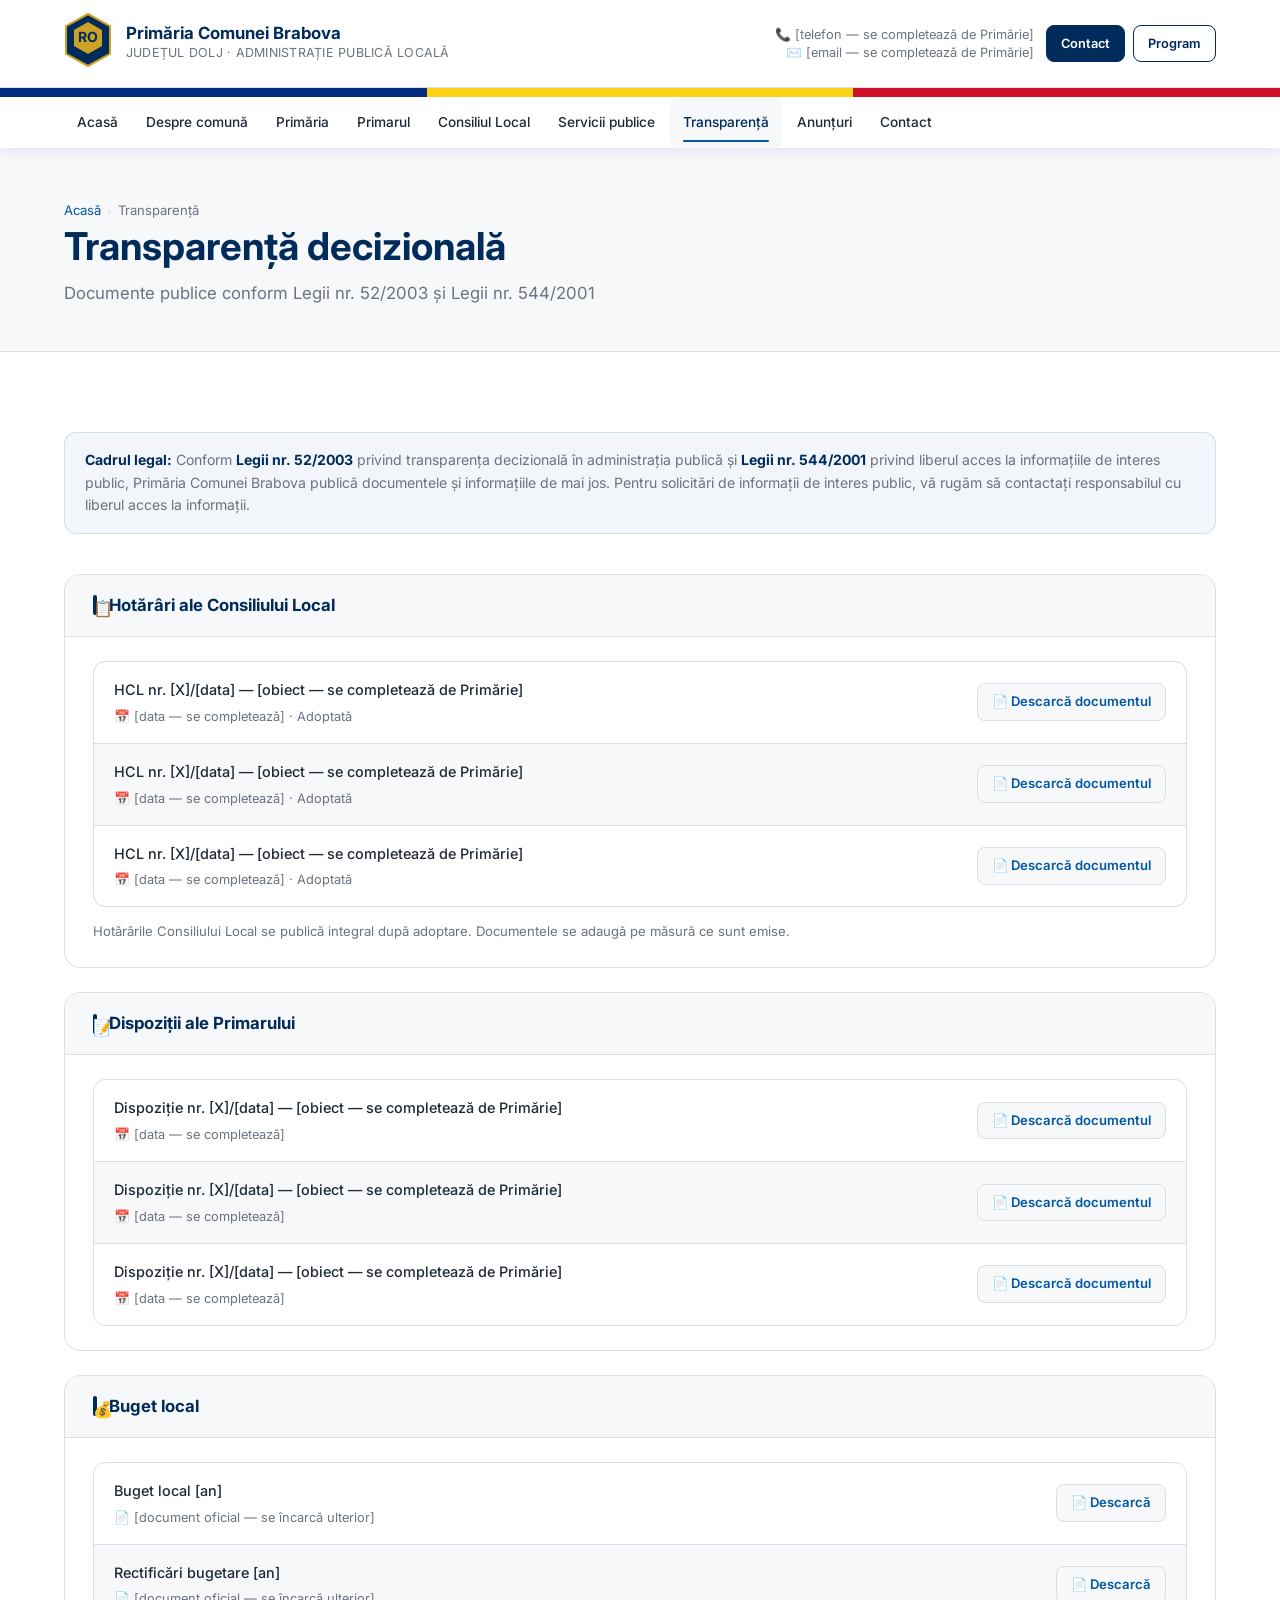
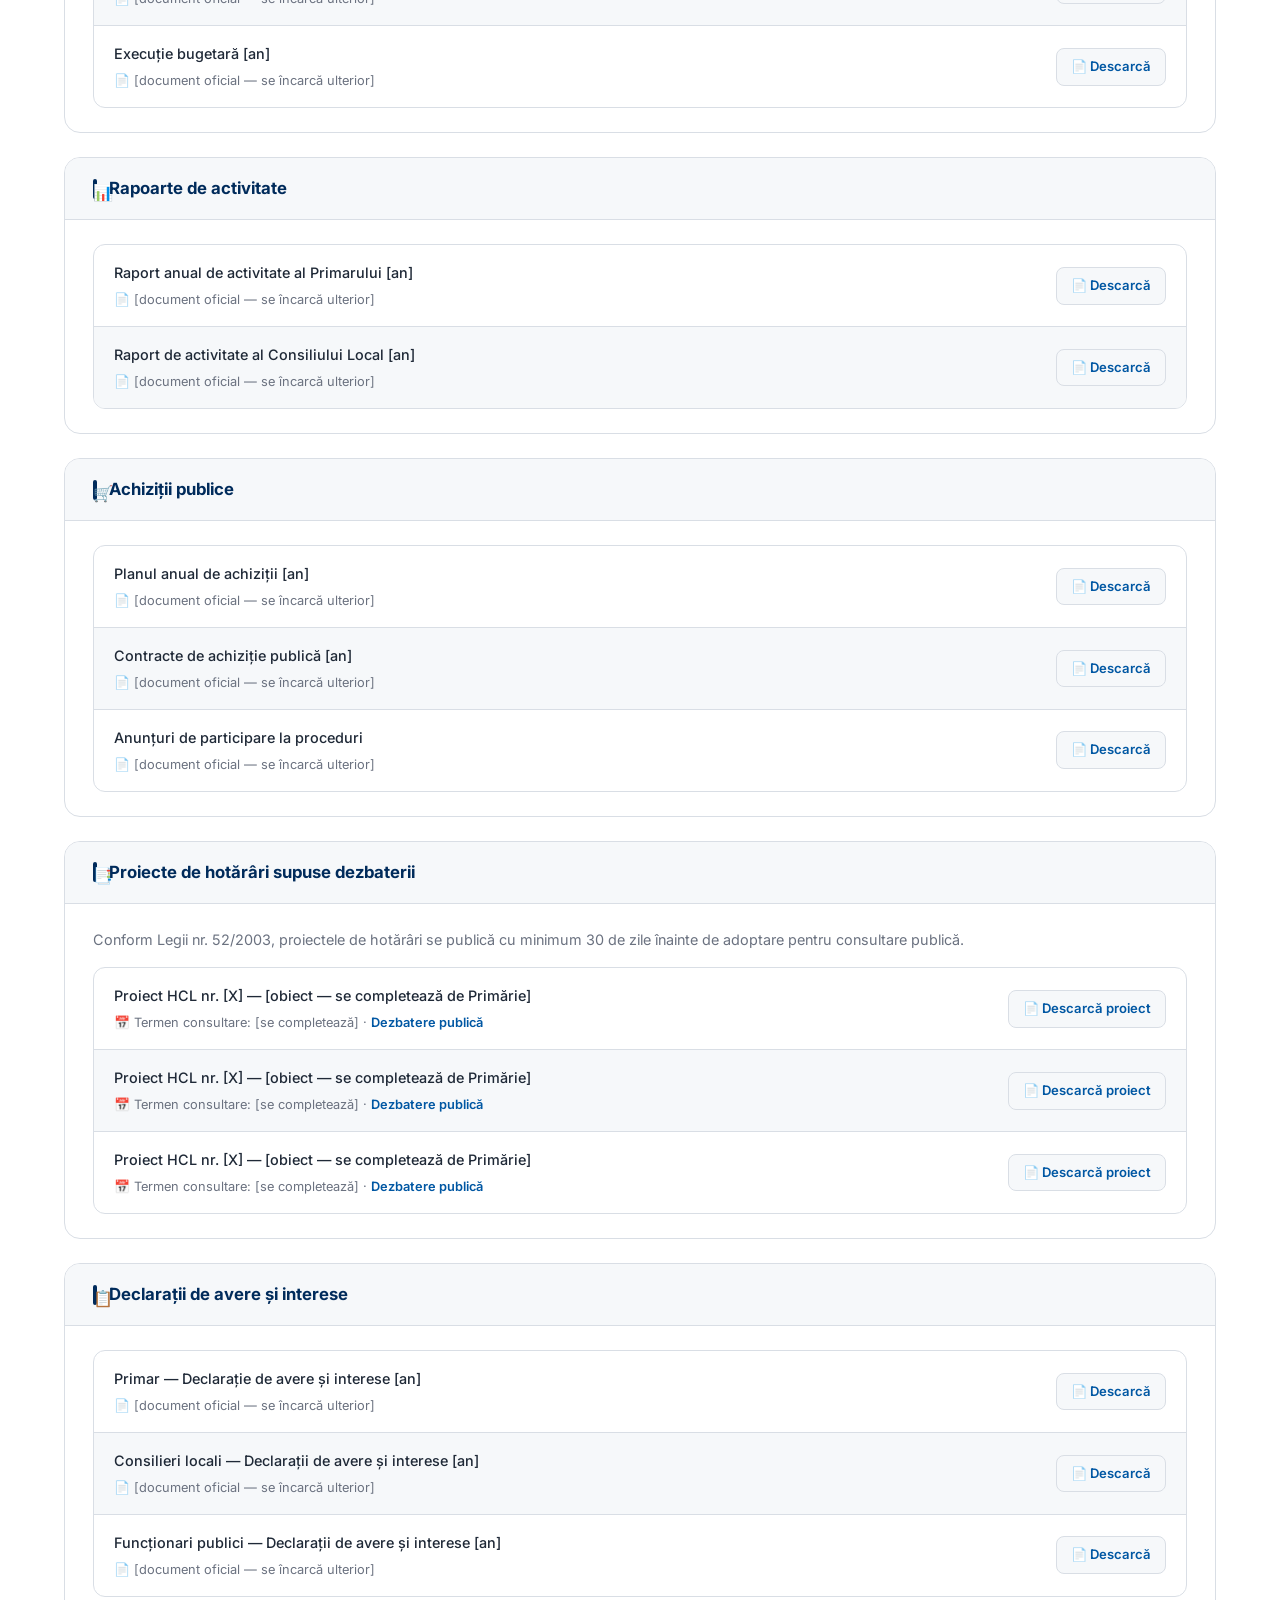
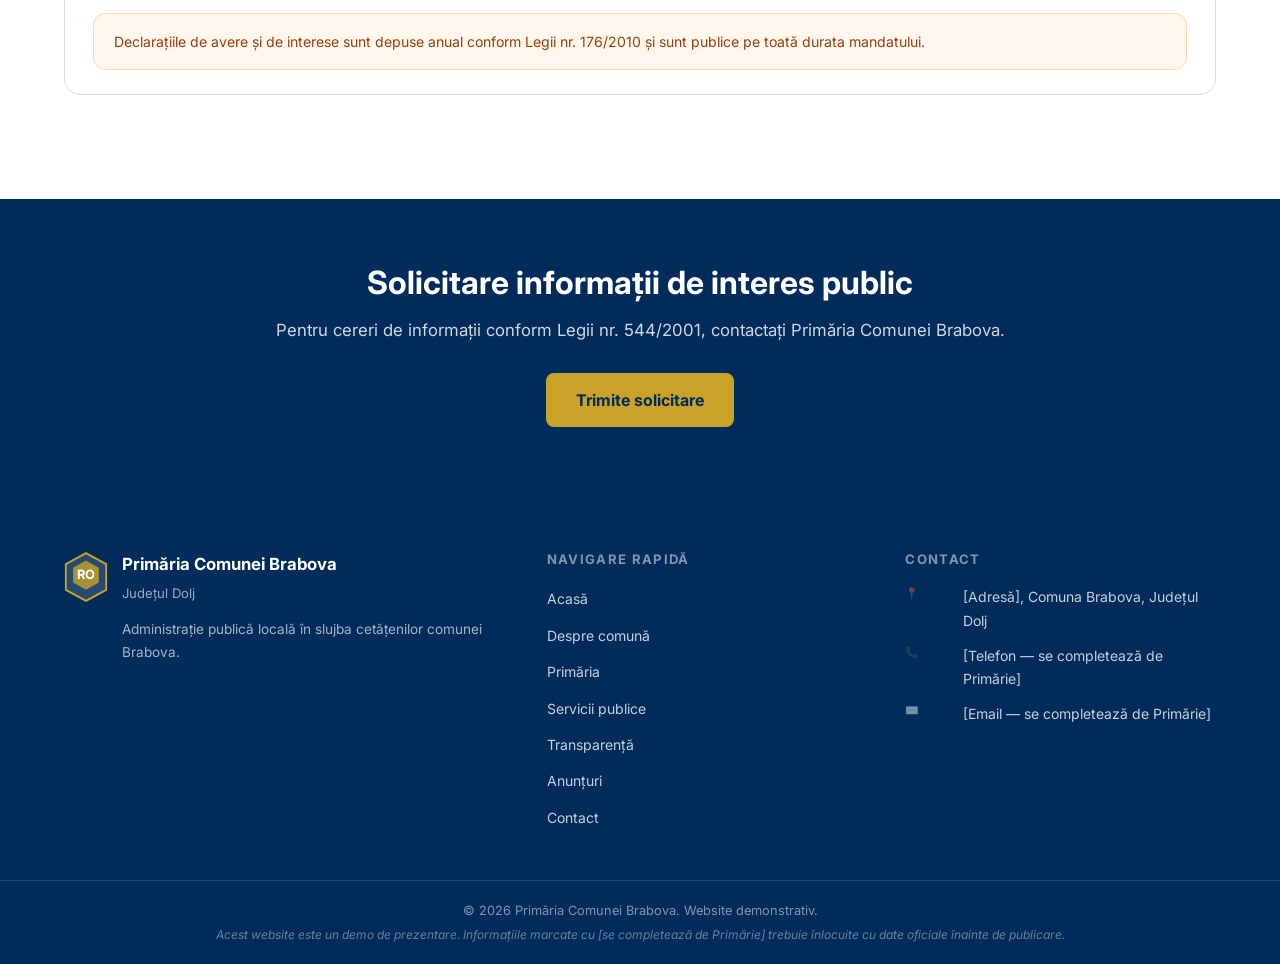
<file: comunabrabova/transparenta.html>
<!DOCTYPE html>
<html lang="ro">
<head>
  <meta charset="UTF-8" />
  <meta name="viewport" content="width=device-width, initial-scale=1.0" />
  <title>Transparență decizională — Primăria Comunei Brabova</title>
  <meta name="description" content="Documente publice ale Primăriei Comunei Brabova: hotărâri CL, dispoziții primar, buget local, rapoarte, achiziții și declarații de avere." />
  <meta property="og:title" content="Transparență decizională — Primăria Comunei Brabova" />
  <meta property="og:type" content="website" />
  <meta property="og:locale" content="ro_RO" />
  <link rel="preconnect" href="https://fonts.googleapis.com" />
  <link rel="preconnect" href="https://fonts.gstatic.com" crossorigin />
  <link href="https://fonts.googleapis.com/css2?family=Inter:wght@300;400;500;600;700;800&display=swap" rel="stylesheet" />
  <link rel="stylesheet" href="css/style.css" />
</head>
<body>

<!-- HEADER -->
<header id="site-header">
  <div class="header-top">
    <div class="container">
      <a href="index.html" class="header-brand" aria-label="Primăria Comunei Brabova — Acasă">
        <div class="stema" aria-label="Stema României">
          <svg width="48" height="56" viewBox="0 0 48 56" fill="none" xmlns="http://www.w3.org/2000/svg" aria-hidden="true">
            <path d="M24 2L46 14V42L24 54L2 42V14L24 2Z" fill="#002B5B" stroke="#C9A227" stroke-width="2"/>
            <path d="M24 10L38 18V34L24 42L10 34V18L24 10Z" fill="#C9A227"/>
            <text x="24" y="30" text-anchor="middle" fill="#002B5B" font-size="14" font-weight="bold">RO</text>
          </svg>
        </div>
        <div class="brand-text">
          <span class="brand-name">Primăria Comunei Brabova</span>
          <span class="brand-subtitle">Județul Dolj · Administrație Publică Locală</span>
        </div>
      </a>
      <div class="header-contact">
        <div class="contact-info">
          <span>📞 <a href="#">[telefon — se completează de Primărie]</a></span>
          <span>✉️ <a href="#">[email — se completează de Primărie]</a></span>
        </div>
        <div class="header-actions">
          <a href="contact.html" class="btn-header primary">Contact</a>
          <a href="contact.html#program" class="btn-header">Program</a>
        </div>
      </div>
    </div>
  </div>
  <div class="tricolor-line" aria-hidden="true"><span></span><span></span><span></span></div>
  <nav class="nav-wrapper" aria-label="Navigare principală">
    <div class="container" style="display:flex;align-items:center;">
      <button class="hamburger" id="hamburger-btn" aria-label="Deschide meniul" aria-expanded="false" aria-controls="main-nav">
        <span></span><span></span><span></span>
      </button>
      <ul id="main-nav" role="list">
        <li><a href="index.html">Acasă</a></li>
        <li><a href="despre-comuna.html">Despre comună</a></li>
        <li><a href="primaria.html">Primăria</a></li>
        <li><a href="primarul.html">Primarul</a></li>
        <li><a href="consiliul-local.html">Consiliul Local</a></li>
        <li><a href="servicii-publice.html">Servicii publice</a></li>
        <li><a href="transparenta.html">Transparență</a></li>
        <li><a href="anunturi.html">Anunțuri</a></li>
        <li><a href="contact.html">Contact</a></li>
      </ul>
    </div>
  </nav>
</header>

<main id="main-content">

  <!-- PAGE HERO -->
  <section class="page-hero">
    <div class="container">
      <nav class="breadcrumb" aria-label="Breadcrumb">
        <a href="index.html">Acasă</a>
        <span class="breadcrumb-sep" aria-hidden="true">›</span>
        <span aria-current="page">Transparență</span>
      </nav>
      <h1>Transparență decizională</h1>
      <p class="page-hero-subtitle">Documente publice conform Legii nr. 52/2003 și Legii nr. 544/2001</p>
    </div>
  </section>

  <section class="section" aria-labelledby="trans-title">
    <div class="container">

      <!-- Legal Note -->
      <div class="legal-note">
        <strong>Cadrul legal:</strong> Conform <strong>Legii nr. 52/2003</strong> privind transparența decizională în administrația publică și <strong>Legii nr. 544/2001</strong> privind liberul acces la informațiile de interes public, Primăria Comunei Brabova publică documentele și informațiile de mai jos. Pentru solicitări de informații de interes public, vă rugăm să contactați responsabilul cu liberul acces la informații.
      </div>

      <!-- 1. Hotărâri CL -->
      <div class="trans-section" id="hotarari">
        <div class="trans-section-header">
          <span class="trans-section-icon" aria-hidden="true">📋</span>
          <h3>Hotărâri ale Consiliului Local</h3>
        </div>
        <div class="trans-section-body">
          <div class="doc-list">
            <div class="doc-item">
              <div style="flex:1;">
                <div class="doc-name">HCL nr. [X]/[data] — [obiect — se completează de Primărie]</div>
                <div class="doc-date" style="margin-top:4px;">📅 [data — se completează] · Adoptată</div>
              </div>
              <a href="#" class="btn-doc">📄 Descarcă documentul</a>
            </div>
            <div class="doc-item">
              <div style="flex:1;">
                <div class="doc-name">HCL nr. [X]/[data] — [obiect — se completează de Primărie]</div>
                <div class="doc-date" style="margin-top:4px;">📅 [data — se completează] · Adoptată</div>
              </div>
              <a href="#" class="btn-doc">📄 Descarcă documentul</a>
            </div>
            <div class="doc-item">
              <div style="flex:1;">
                <div class="doc-name">HCL nr. [X]/[data] — [obiect — se completează de Primărie]</div>
                <div class="doc-date" style="margin-top:4px;">📅 [data — se completează] · Adoptată</div>
              </div>
              <a href="#" class="btn-doc">📄 Descarcă documentul</a>
            </div>
          </div>
          <p style="margin-top:14px; font-size:0.82rem; color:var(--color-text-sec);">
            Hotărârile Consiliului Local se publică integral după adoptare. Documentele se adaugă pe măsură ce sunt emise.
          </p>
        </div>
      </div>

      <!-- 2. Dispoziții primar -->
      <div class="trans-section" id="dispozitii">
        <div class="trans-section-header">
          <span class="trans-section-icon" aria-hidden="true">📝</span>
          <h3>Dispoziții ale Primarului</h3>
        </div>
        <div class="trans-section-body">
          <div class="doc-list">
            <div class="doc-item">
              <div style="flex:1;">
                <div class="doc-name">Dispoziție nr. [X]/[data] — [obiect — se completează de Primărie]</div>
                <div class="doc-date" style="margin-top:4px;">📅 [data — se completează]</div>
              </div>
              <a href="#" class="btn-doc">📄 Descarcă documentul</a>
            </div>
            <div class="doc-item">
              <div style="flex:1;">
                <div class="doc-name">Dispoziție nr. [X]/[data] — [obiect — se completează de Primărie]</div>
                <div class="doc-date" style="margin-top:4px;">📅 [data — se completează]</div>
              </div>
              <a href="#" class="btn-doc">📄 Descarcă documentul</a>
            </div>
            <div class="doc-item">
              <div style="flex:1;">
                <div class="doc-name">Dispoziție nr. [X]/[data] — [obiect — se completează de Primărie]</div>
                <div class="doc-date" style="margin-top:4px;">📅 [data — se completează]</div>
              </div>
              <a href="#" class="btn-doc">📄 Descarcă documentul</a>
            </div>
          </div>
        </div>
      </div>

      <!-- 3. Buget local -->
      <div class="trans-section" id="buget">
        <div class="trans-section-header">
          <span class="trans-section-icon" aria-hidden="true">💰</span>
          <h3>Buget local</h3>
        </div>
        <div class="trans-section-body">
          <div class="doc-list">
            <div class="doc-item">
              <div style="flex:1;">
                <div class="doc-name">Buget local [an]</div>
                <div class="doc-date" style="margin-top:4px;">📄 [document oficial — se încarcă ulterior]</div>
              </div>
              <a href="#" class="btn-doc">📄 Descarcă</a>
            </div>
            <div class="doc-item">
              <div style="flex:1;">
                <div class="doc-name">Rectificări bugetare [an]</div>
                <div class="doc-date" style="margin-top:4px;">📄 [document oficial — se încarcă ulterior]</div>
              </div>
              <a href="#" class="btn-doc">📄 Descarcă</a>
            </div>
            <div class="doc-item">
              <div style="flex:1;">
                <div class="doc-name">Execuție bugetară [an]</div>
                <div class="doc-date" style="margin-top:4px;">📄 [document oficial — se încarcă ulterior]</div>
              </div>
              <a href="#" class="btn-doc">📄 Descarcă</a>
            </div>
          </div>
        </div>
      </div>

      <!-- 4. Rapoarte de activitate -->
      <div class="trans-section" id="rapoarte">
        <div class="trans-section-header">
          <span class="trans-section-icon" aria-hidden="true">📊</span>
          <h3>Rapoarte de activitate</h3>
        </div>
        <div class="trans-section-body">
          <div class="doc-list">
            <div class="doc-item">
              <div style="flex:1;">
                <div class="doc-name">Raport anual de activitate al Primarului [an]</div>
                <div class="doc-date" style="margin-top:4px;">📄 [document oficial — se încarcă ulterior]</div>
              </div>
              <a href="#" class="btn-doc">📄 Descarcă</a>
            </div>
            <div class="doc-item">
              <div style="flex:1;">
                <div class="doc-name">Raport de activitate al Consiliului Local [an]</div>
                <div class="doc-date" style="margin-top:4px;">📄 [document oficial — se încarcă ulterior]</div>
              </div>
              <a href="#" class="btn-doc">📄 Descarcă</a>
            </div>
          </div>
        </div>
      </div>

      <!-- 5. Achiziții publice -->
      <div class="trans-section" id="achizitii">
        <div class="trans-section-header">
          <span class="trans-section-icon" aria-hidden="true">🛒</span>
          <h3>Achiziții publice</h3>
        </div>
        <div class="trans-section-body">
          <div class="doc-list">
            <div class="doc-item">
              <div style="flex:1;">
                <div class="doc-name">Planul anual de achiziții [an]</div>
                <div class="doc-date" style="margin-top:4px;">📄 [document oficial — se încarcă ulterior]</div>
              </div>
              <a href="#" class="btn-doc">📄 Descarcă</a>
            </div>
            <div class="doc-item">
              <div style="flex:1;">
                <div class="doc-name">Contracte de achiziție publică [an]</div>
                <div class="doc-date" style="margin-top:4px;">📄 [document oficial — se încarcă ulterior]</div>
              </div>
              <a href="#" class="btn-doc">📄 Descarcă</a>
            </div>
            <div class="doc-item">
              <div style="flex:1;">
                <div class="doc-name">Anunțuri de participare la proceduri</div>
                <div class="doc-date" style="margin-top:4px;">📄 [document oficial — se încarcă ulterior]</div>
              </div>
              <a href="#" class="btn-doc">📄 Descarcă</a>
            </div>
          </div>
        </div>
      </div>

      <!-- 6. Proiecte de hotărâri -->
      <div class="trans-section" id="proiecte">
        <div class="trans-section-header">
          <span class="trans-section-icon" aria-hidden="true">📑</span>
          <h3>Proiecte de hotărâri supuse dezbaterii</h3>
        </div>
        <div class="trans-section-body">
          <p style="font-size:0.9rem; color:var(--color-text-sec); margin-bottom:16px;">
            Conform Legii nr. 52/2003, proiectele de hotărâri se publică cu minimum 30 de zile înainte de adoptare pentru consultare publică.
          </p>
          <div class="doc-list">
            <div class="doc-item">
              <div style="flex:1;">
                <div class="doc-name">Proiect HCL nr. [X] — [obiect — se completează de Primărie]</div>
                <div class="doc-date" style="margin-top:4px;">📅 Termen consultare: [se completează] · <span style="color:var(--color-blue-mid); font-weight:600;">Dezbatere publică</span></div>
              </div>
              <a href="#" class="btn-doc">📄 Descarcă proiect</a>
            </div>
            <div class="doc-item">
              <div style="flex:1;">
                <div class="doc-name">Proiect HCL nr. [X] — [obiect — se completează de Primărie]</div>
                <div class="doc-date" style="margin-top:4px;">📅 Termen consultare: [se completează] · <span style="color:var(--color-blue-mid); font-weight:600;">Dezbatere publică</span></div>
              </div>
              <a href="#" class="btn-doc">📄 Descarcă proiect</a>
            </div>
            <div class="doc-item">
              <div style="flex:1;">
                <div class="doc-name">Proiect HCL nr. [X] — [obiect — se completează de Primărie]</div>
                <div class="doc-date" style="margin-top:4px;">📅 Termen consultare: [se completează] · <span style="color:var(--color-blue-mid); font-weight:600;">Dezbatere publică</span></div>
              </div>
              <a href="#" class="btn-doc">📄 Descarcă proiect</a>
            </div>
          </div>
        </div>
      </div>

      <!-- 7. Declarații avere și interese -->
      <div class="trans-section" id="declaratii">
        <div class="trans-section-header">
          <span class="trans-section-icon" aria-hidden="true">📋</span>
          <h3>Declarații de avere și interese</h3>
        </div>
        <div class="trans-section-body">
          <div class="doc-list">
            <div class="doc-item">
              <div style="flex:1;">
                <div class="doc-name">Primar — Declarație de avere și interese [an]</div>
                <div class="doc-date" style="margin-top:4px;">📄 [document oficial — se încarcă ulterior]</div>
              </div>
              <a href="#" class="btn-doc">📄 Descarcă</a>
            </div>
            <div class="doc-item">
              <div style="flex:1;">
                <div class="doc-name">Consilieri locali — Declarații de avere și interese [an]</div>
                <div class="doc-date" style="margin-top:4px;">📄 [document oficial — se încarcă ulterior]</div>
              </div>
              <a href="#" class="btn-doc">📄 Descarcă</a>
            </div>
            <div class="doc-item">
              <div style="flex:1;">
                <div class="doc-name">Funcționari publici — Declarații de avere și interese [an]</div>
                <div class="doc-date" style="margin-top:4px;">📄 [document oficial — se încarcă ulterior]</div>
              </div>
              <a href="#" class="btn-doc">📄 Descarcă</a>
            </div>
          </div>
          <div class="info-box" style="margin-top:16px;">
            Declarațiile de avere și de interese sunt depuse anual conform Legii nr. 176/2010 și sunt publice pe toată durata mandatului.
          </div>
        </div>
      </div>

    </div>
  </section>

  <!-- CTA -->
  <section class="cta-banner" aria-label="Contact Primăria">
    <div class="container">
      <h2>Solicitare informații de interes public</h2>
      <p>Pentru cereri de informații conform Legii nr. 544/2001, contactați Primăria Comunei Brabova.</p>
      <a href="contact.html" class="btn btn-primary btn-lg">Trimite solicitare</a>
    </div>
  </section>

</main>

<!-- FOOTER -->
<footer id="site-footer" aria-label="Subsol pagină">
  <div class="container">
    <div class="footer-main">
      <div class="footer-brand-col">
        <div class="footer-brand">
          <div aria-hidden="true">
            <svg width="44" height="52" viewBox="0 0 48 56" fill="none" xmlns="http://www.w3.org/2000/svg">
              <path d="M24 2L46 14V42L24 54L2 42V14L24 2Z" fill="rgba(255,255,255,0.15)" stroke="#C9A227" stroke-width="2"/>
              <path d="M24 10L38 18V34L24 42L10 34V18L24 10Z" fill="#C9A227" opacity="0.8"/>
              <text x="24" y="30" text-anchor="middle" fill="white" font-size="14" font-weight="bold">RO</text>
            </svg>
          </div>
          <div class="footer-brand-text">
            <span class="footer-brand-name">Primăria Comunei Brabova</span>
            <span class="footer-brand-sub">Județul Dolj</span>
            <p class="footer-desc">Administrație publică locală în slujba cetățenilor comunei Brabova.</p>
          </div>
        </div>
      </div>
      <div class="footer-col">
        <h4>Navigare rapidă</h4>
        <ul>
          <li><a href="index.html">Acasă</a></li>
          <li><a href="despre-comuna.html">Despre comună</a></li>
          <li><a href="primaria.html">Primăria</a></li>
          <li><a href="servicii-publice.html">Servicii publice</a></li>
          <li><a href="transparenta.html">Transparență</a></li>
          <li><a href="anunturi.html">Anunțuri</a></li>
          <li><a href="contact.html">Contact</a></li>
        </ul>
      </div>
      <div class="footer-col">
        <h4>Contact</h4>
        <div class="footer-contact-item">
          <span class="footer-contact-icon">📍</span>
          <span>[Adresă], Comuna Brabova, Județul Dolj</span>
        </div>
        <div class="footer-contact-item">
          <span class="footer-contact-icon">📞</span>
          <span>[Telefon — se completează de Primărie]</span>
        </div>
        <div class="footer-contact-item">
          <span class="footer-contact-icon">✉️</span>
          <span>[Email — se completează de Primărie]</span>
        </div>
      </div>
    </div>
  </div>
  <div class="footer-bottom">
    <div class="container">
      <div class="footer-bottom-inner">
        <p>© 2026 Primăria Comunei Brabova. Website demonstrativ.</p>
        <p class="demo-note">Acest website este un demo de prezentare. Informațiile marcate cu [se completează de Primărie] trebuie înlocuite cu date oficiale înainte de publicare.</p>
      </div>
    </div>
  </div>
</footer>

<script src="js/main.js"></script>
</body>
</html>
</file>
<file: comunabrabova/css/style.css>
/* ============================================================
   Primăria Comunei Brabova — Stylesheet
   Design: Minimalist, Institutional, Formal
   ============================================================ */

/* Google Fonts Import */
@import url('https://fonts.googleapis.com/css2?family=Inter:wght@300;400;500;600;700;800&display=swap');

/* ============================================================
   CSS Custom Properties
   ============================================================ */
:root {
  --color-white:      #FFFFFF;
  --color-blue-dark:  #002B5B;
  --color-blue-mid:   #0057A3;
  --color-grey-light: #F6F8FA;
  --color-grey-border:#D9DEE5;
  --color-text:       #1F2937;
  --color-text-sec:   #6B7280;
  --color-gold:       #C9A227;
  --color-red:        #B91C1C;

  --font-base: 'Inter', Arial, Helvetica, sans-serif;

  --radius-sm:  8px;
  --radius-md:  12px;
  --radius-lg:  16px;

  --shadow-sm: 0 1px 3px rgba(0,0,0,0.06), 0 1px 2px rgba(0,0,0,0.04);
  --shadow-md: 0 4px 12px rgba(0,0,0,0.08), 0 2px 4px rgba(0,0,0,0.04);
  --shadow-lg: 0 10px 30px rgba(0,0,0,0.10), 0 4px 8px rgba(0,0,0,0.06);

  --transition: 0.22s ease;

  --section-pad-lg: 80px;
  --section-pad-md: 48px;
  --section-pad-sm: 32px;
}

/* ============================================================
   Reset & Base
   ============================================================ */
*, *::before, *::after {
  box-sizing: border-box;
  margin: 0;
  padding: 0;
}

html {
  scroll-behavior: smooth;
  font-size: 16px;
}

body {
  font-family: var(--font-base);
  font-size: 16px;
  line-height: 1.65;
  color: var(--color-text);
  background: var(--color-white);
  -webkit-font-smoothing: antialiased;
}

img {
  max-width: 100%;
  height: auto;
  display: block;
}

a {
  color: var(--color-blue-mid);
  text-decoration: none;
  transition: color var(--transition);
}
a:hover { color: var(--color-blue-dark); }

ul, ol { list-style: none; }

h1, h2, h3, h4, h5, h6 {
  font-weight: 700;
  color: var(--color-blue-dark);
  line-height: 1.25;
}

h1 { font-size: clamp(1.75rem, 4vw, 2.75rem); }
h2 { font-size: clamp(1.4rem, 3vw, 2.1rem); }
h3 { font-size: clamp(1.1rem, 2vw, 1.4rem); }
h4 { font-size: 1.1rem; }

p { margin-bottom: 1rem; }
p:last-child { margin-bottom: 0; }

/* ============================================================
   Container
   ============================================================ */
.container {
  max-width: 1200px;
  margin: 0 auto;
  padding: 0 24px;
}

/* ============================================================
   Accessibility
   ============================================================ */
:focus-visible {
  outline: 3px solid var(--color-blue-mid);
  outline-offset: 3px;
  border-radius: var(--radius-sm);
}

.sr-only {
  position: absolute;
  width: 1px; height: 1px;
  padding: 0; margin: -1px;
  overflow: hidden;
  clip: rect(0,0,0,0);
  white-space: nowrap;
  border: 0;
}

/* ============================================================
   Tricolor Line
   ============================================================ */
.tricolor-line {
  display: flex;
  height: 9px;
  width: 100%;
}
.tricolor-line span:nth-child(1) { flex: 1; background: #002B7F; } /* blue */
.tricolor-line span:nth-child(2) { flex: 1; background: #FCD116; } /* yellow */
.tricolor-line span:nth-child(3) { flex: 1; background: #CE1126; } /* red */

/* ============================================================
   Header
   ============================================================ */
#site-header {
  position: sticky;
  top: 0;
  z-index: 1000;
  background: var(--color-white);
  box-shadow: 0 2px 12px rgba(0,43,91,0.10);
}

.header-top {
  padding: 12px 0;
  border-bottom: 1px solid var(--color-grey-border);
}

.header-top .container {
  display: flex;
  align-items: center;
  gap: 20px;
}

.header-brand {
  display: flex;
  align-items: center;
  gap: 14px;
  text-decoration: none;
  flex: 1;
}

.header-brand:hover { text-decoration: none; }

.stema {
  flex-shrink: 0;
}

.brand-text { }

.brand-name {
  display: block;
  font-size: 1.05rem;
  font-weight: 700;
  color: var(--color-blue-dark);
  line-height: 1.2;
}

.brand-subtitle {
  display: block;
  font-size: 0.78rem;
  color: var(--color-text-sec);
  font-weight: 400;
  letter-spacing: 0.02em;
  text-transform: uppercase;
}

.header-contact {
  display: flex;
  align-items: center;
  gap: 12px;
  flex-shrink: 0;
}

.header-contact .contact-info {
  display: flex;
  flex-direction: column;
  text-align: right;
  font-size: 0.8rem;
  color: var(--color-text-sec);
  line-height: 1.4;
}

.header-contact .contact-info a {
  color: var(--color-text-sec);
  font-size: 0.8rem;
}

.header-actions {
  display: flex;
  gap: 8px;
}

/* ============================================================
   Navigation
   ============================================================ */
.nav-wrapper {
  background: var(--color-white);
}

#main-nav {
  display: flex;
  align-items: center;
  gap: 2px;
  list-style: none;
  margin: 0;
  padding: 0;
  flex-wrap: wrap;
}

#main-nav li a {
  display: block;
  padding: 14px 13px;
  font-size: 0.855rem;
  font-weight: 500;
  color: var(--color-text);
  text-decoration: none;
  border-radius: var(--radius-sm);
  transition: all var(--transition);
  white-space: nowrap;
  position: relative;
}

#main-nav li a::after {
  content: '';
  position: absolute;
  bottom: 6px;
  left: 13px;
  right: 13px;
  height: 2px;
  background: var(--color-blue-mid);
  border-radius: 2px;
  transform: scaleX(0);
  transform-origin: left center;
  transition: transform var(--transition);
}

#main-nav li a:hover,
#main-nav li a.active {
  color: var(--color-blue-dark);
  background: var(--color-grey-light);
}

#main-nav li a:hover::after,
#main-nav li a.active::after {
  transform: scaleX(1);
}

/* Hamburger */
.hamburger {
  display: none;
  flex-direction: column;
  justify-content: space-between;
  width: 28px;
  height: 20px;
  cursor: pointer;
  background: none;
  border: none;
  padding: 0;
  margin-left: auto;
}

.hamburger span {
  display: block;
  width: 100%;
  height: 2px;
  background: var(--color-blue-dark);
  border-radius: 2px;
  transition: all var(--transition);
}

.hamburger.open span:nth-child(1) { transform: translateY(9px) rotate(45deg); }
.hamburger.open span:nth-child(2) { opacity: 0; transform: scaleX(0); }
.hamburger.open span:nth-child(3) { transform: translateY(-9px) rotate(-45deg); }

/* ============================================================
   Buttons
   ============================================================ */
.btn {
  display: inline-flex;
  align-items: center;
  gap: 6px;
  padding: 10px 20px;
  font-family: var(--font-base);
  font-size: 0.9rem;
  font-weight: 600;
  border-radius: var(--radius-sm);
  border: 2px solid transparent;
  cursor: pointer;
  text-decoration: none;
  transition: all var(--transition);
  line-height: 1.4;
  white-space: nowrap;
}

.btn-primary {
  background: var(--color-blue-dark);
  color: var(--color-white);
  border-color: var(--color-blue-dark);
}
.btn-primary:hover {
  background: #001E40;
  border-color: #001E40;
  color: var(--color-white);
}

.btn-secondary {
  background: var(--color-white);
  color: var(--color-blue-dark);
  border-color: var(--color-blue-dark);
}
.btn-secondary:hover {
  background: var(--color-grey-light);
  color: var(--color-blue-dark);
}

.btn-outline {
  background: transparent;
  color: var(--color-blue-mid);
  border-color: var(--color-blue-mid);
}
.btn-outline:hover {
  background: var(--color-blue-mid);
  color: var(--color-white);
}

.btn-sm {
  padding: 7px 14px;
  font-size: 0.82rem;
}

.btn-lg {
  padding: 14px 28px;
  font-size: 1rem;
}

.btn-header {
  padding: 7px 14px;
  font-size: 0.8rem;
  font-weight: 600;
  border-radius: var(--radius-sm);
  border: 1.5px solid var(--color-blue-dark);
  color: var(--color-blue-dark);
  background: var(--color-white);
  cursor: pointer;
  text-decoration: none;
  transition: all var(--transition);
  display: inline-block;
}
.btn-header:hover {
  background: var(--color-blue-dark);
  color: var(--color-white);
}
.btn-header.primary {
  background: var(--color-blue-dark);
  color: var(--color-white);
}
.btn-header.primary:hover {
  background: #001E40;
  color: var(--color-white);
}

/* Document button */
.btn-doc {
  display: inline-flex;
  align-items: center;
  gap: 6px;
  padding: 7px 14px;
  font-size: 0.82rem;
  font-weight: 600;
  color: var(--color-blue-mid);
  background: var(--color-grey-light);
  border: 1px solid var(--color-grey-border);
  border-radius: var(--radius-sm);
  text-decoration: none;
  transition: all var(--transition);
}
.btn-doc:hover {
  background: var(--color-blue-dark);
  color: var(--color-white);
  border-color: var(--color-blue-dark);
}

/* ============================================================
   Cards
   ============================================================ */
.card {
  background: var(--color-white);
  border: 1px solid var(--color-grey-border);
  border-radius: var(--radius-lg);
  padding: 28px;
  transition: box-shadow var(--transition), transform var(--transition);
}

.card:hover {
  box-shadow: var(--shadow-md);
  transform: translateY(-2px);
}

.card-icon {
  width: 36px;
  height: 4px;
  background: var(--color-blue-dark);
  border-radius: 2px;
  margin-bottom: 18px;
  display: block;
}

.card-title {
  font-size: 1.05rem;
  font-weight: 600;
  color: var(--color-blue-dark);
  margin-bottom: 10px;
}

.card-text {
  font-size: 0.9rem;
  color: var(--color-text-sec);
  line-height: 1.6;
  margin: 0;
}

/* ============================================================
   Grid Utilities
   ============================================================ */
.grid-2 {
  display: grid;
  grid-template-columns: repeat(2, 1fr);
  gap: 28px;
}

.grid-3 {
  display: grid;
  grid-template-columns: repeat(3, 1fr);
  gap: 24px;
}

.grid-4 {
  display: grid;
  grid-template-columns: repeat(4, 1fr);
  gap: 20px;
}

/* ============================================================
   Section Styles
   ============================================================ */
.section {
  padding: var(--section-pad-lg) 0;
}

.section-alt {
  background: var(--color-grey-light);
}

.section-dark {
  background: var(--color-blue-dark);
  color: var(--color-white);
}
.section-dark h2, .section-dark h3 {
  color: var(--color-white);
}
.section-dark p {
  color: rgba(255,255,255,0.85);
}

.section-header {
  margin-bottom: 44px;
}

.section-header h2 {
  margin-bottom: 12px;
}

.section-header p {
  font-size: 1.05rem;
  color: var(--color-text-sec);
  max-width: 640px;
}

.section-header.center {
  text-align: center;
}
.section-header.center p {
  margin: 0 auto;
}

/* Section label */
.section-label {
  display: inline-block;
  font-size: 0.75rem;
  font-weight: 700;
  text-transform: uppercase;
  letter-spacing: 0.08em;
  color: var(--color-blue-mid);
  margin-bottom: 10px;
  padding: 4px 12px;
  background: rgba(0,87,163,0.08);
  border-radius: 20px;
}

/* ============================================================
   Hero Section (Homepage)
   ============================================================ */
.hero {
  padding: 96px 0 80px;
  background: linear-gradient(135deg, #F6F8FA 0%, #EBF1F8 60%, #F6F8FA 100%);
  position: relative;
  overflow: hidden;
}

.hero::before {
  content: '';
  position: absolute;
  top: -80px;
  right: -80px;
  width: 480px;
  height: 480px;
  background: radial-gradient(circle, rgba(0,87,163,0.06) 0%, transparent 70%);
  pointer-events: none;
}

.hero-inner {
  max-width: 760px;
}

.hero-label {
  display: inline-flex;
  align-items: center;
  gap: 8px;
  font-size: 0.8rem;
  font-weight: 600;
  text-transform: uppercase;
  letter-spacing: 0.1em;
  color: var(--color-blue-mid);
  margin-bottom: 20px;
  padding: 6px 14px;
  background: rgba(0,87,163,0.09);
  border-radius: 20px;
  border: 1px solid rgba(0,87,163,0.15);
}

.hero h1 {
  margin-bottom: 20px;
  font-size: clamp(1.9rem, 4.5vw, 3rem);
  font-weight: 800;
  color: var(--color-blue-dark);
}

.hero-subtitle {
  font-size: 1.15rem;
  color: var(--color-text-sec);
  line-height: 1.7;
  margin-bottom: 36px;
  max-width: 600px;
}

.hero-actions {
  display: flex;
  flex-wrap: wrap;
  gap: 12px;
}

/* ============================================================
   Page Hero (Inner pages)
   ============================================================ */
.page-hero {
  padding: 52px 0 44px;
  background: var(--color-grey-light);
  border-bottom: 1px solid var(--color-grey-border);
}

.page-hero h1 {
  font-size: clamp(1.6rem, 3.5vw, 2.4rem);
  margin-bottom: 10px;
}

.page-hero-subtitle {
  font-size: 1.05rem;
  color: var(--color-text-sec);
  margin-bottom: 14px;
}

/* Breadcrumb */
.breadcrumb {
  display: flex;
  align-items: center;
  gap: 6px;
  font-size: 0.82rem;
  color: var(--color-text-sec);
}

.breadcrumb a {
  color: var(--color-blue-mid);
  text-decoration: none;
}
.breadcrumb a:hover { text-decoration: underline; }

.breadcrumb-sep {
  color: var(--color-grey-border);
  font-size: 0.75rem;
}

/* ============================================================
   Image Placeholder
   ============================================================ */
.img-placeholder {
  background: var(--color-grey-light);
  border: 2px dashed var(--color-grey-border);
  border-radius: var(--radius-md);
  display: flex;
  align-items: center;
  justify-content: center;
  min-height: 240px;
  color: var(--color-text-sec);
  font-size: 14px;
  text-align: center;
  padding: 24px;
}

.img-placeholder span {
  display: flex;
  flex-direction: column;
  align-items: center;
  gap: 10px;
  line-height: 1.5;
}

.img-placeholder.large { min-height: 340px; }
.img-placeholder.tall  { min-height: 420px; }

/* ============================================================
   Quick Access Cards (Homepage)
   ============================================================ */
.quick-access {
  margin-top: -40px;
  position: relative;
  z-index: 10;
  padding-bottom: 0;
}

.quick-access .grid-3 {
  gap: 20px;
}

.quick-card {
  background: var(--color-white);
  border: 1px solid var(--color-grey-border);
  border-top: 4px solid var(--color-blue-dark);
  border-radius: var(--radius-lg);
  padding: 28px;
  box-shadow: var(--shadow-md);
}

.quick-card-icon {
  width: 32px;
  height: 4px;
  background: var(--color-gold);
  border-radius: 2px;
  margin-bottom: 16px;
  display: block;
}

.quick-card h3 {
  font-size: 1rem;
  font-weight: 700;
  margin-bottom: 10px;
  color: var(--color-blue-dark);
}

.quick-card p {
  font-size: 0.88rem;
  color: var(--color-text-sec);
  margin: 0;
  line-height: 1.55;
}

/* ============================================================
   Statistics Cards
   ============================================================ */
.stats-grid {
  display: grid;
  grid-template-columns: repeat(4, 1fr);
  gap: 20px;
}

.stat-card {
  background: var(--color-white);
  border: 1px solid var(--color-grey-border);
  border-radius: var(--radius-lg);
  padding: 28px 24px;
  text-align: center;
  transition: box-shadow var(--transition), transform var(--transition);
}

.stat-card:hover {
  box-shadow: var(--shadow-md);
  transform: translateY(-2px);
}

.stat-icon {
  width: 40px;
  height: 4px;
  background: var(--color-blue-dark);
  border-radius: 2px;
  display: block;
  margin: 0 auto 16px;
}

.stat-value {
  font-size: 1.9rem;
  font-weight: 800;
  color: var(--color-blue-dark);
  line-height: 1;
  margin-bottom: 6px;
  display: block;
}

.stat-label {
  font-size: 0.82rem;
  color: var(--color-text-sec);
  font-weight: 500;
  text-transform: uppercase;
  letter-spacing: 0.05em;
}

/* ============================================================
   Announcement Cards
   ============================================================ */
.anunt-card {
  background: var(--color-white);
  border: 1px solid var(--color-grey-border);
  border-left: 4px solid var(--color-blue-mid);
  border-radius: var(--radius-md);
  padding: 24px;
  transition: box-shadow var(--transition);
}

.anunt-card:hover { box-shadow: var(--shadow-md); }

.anunt-meta {
  display: flex;
  align-items: center;
  gap: 10px;
  margin-bottom: 10px;
  flex-wrap: wrap;
}

.anunt-date {
  font-size: 0.78rem;
  color: var(--color-text-sec);
  font-weight: 500;
}

.anunt-cat {
  font-size: 0.72rem;
  font-weight: 700;
  text-transform: uppercase;
  letter-spacing: 0.05em;
  padding: 2px 9px;
  border-radius: 20px;
  background: rgba(0,87,163,0.09);
  color: var(--color-blue-mid);
}

.anunt-title {
  font-size: 1rem;
  font-weight: 600;
  color: var(--color-blue-dark);
  margin-bottom: 10px;
  line-height: 1.4;
}

.anunt-excerpt {
  font-size: 0.875rem;
  color: var(--color-text-sec);
  margin-bottom: 14px;
  line-height: 1.6;
}

/* ============================================================
   Village / Badge Pills
   ============================================================ */
.village-grid {
  display: flex;
  flex-wrap: wrap;
  gap: 14px;
  margin-top: 24px;
}

.village-badge {
  display: inline-flex;
  align-items: center;
  gap: 8px;
  padding: 12px 20px;
  background: var(--color-white);
  border: 1px solid var(--color-grey-border);
  border-radius: var(--radius-md);
  font-size: 0.95rem;
  font-weight: 600;
  color: var(--color-blue-dark);
  box-shadow: var(--shadow-sm);
  transition: all var(--transition);
}

.village-badge:hover {
  border-color: var(--color-blue-mid);
  box-shadow: var(--shadow-md);
}

.village-badge.main {
  border-color: var(--color-gold);
  background: linear-gradient(135deg, #fff9ed 0%, #fff 100%);
}

/* ============================================================
   Timeline
   ============================================================ */
.timeline {
  position: relative;
  padding-left: 36px;
}

.timeline::before {
  content: '';
  position: absolute;
  left: 10px;
  top: 0;
  bottom: 0;
  width: 2px;
  background: var(--color-grey-border);
}

.timeline-item {
  position: relative;
  margin-bottom: 36px;
  padding-bottom: 8px;
}

.timeline-item:last-child { margin-bottom: 0; }

.timeline-dot {
  position: absolute;
  left: -33px;
  top: 4px;
  width: 14px;
  height: 14px;
  border-radius: 50%;
  background: var(--color-blue-mid);
  border: 3px solid var(--color-white);
  box-shadow: 0 0 0 2px var(--color-blue-mid);
}

.timeline-year {
  display: inline-block;
  font-size: 0.8rem;
  font-weight: 700;
  text-transform: uppercase;
  letter-spacing: 0.05em;
  color: var(--color-blue-mid);
  background: rgba(0,87,163,0.08);
  padding: 2px 10px;
  border-radius: 20px;
  margin-bottom: 8px;
}

.timeline-title {
  font-size: 1rem;
  font-weight: 700;
  color: var(--color-blue-dark);
  margin-bottom: 6px;
}

.timeline-text {
  font-size: 0.9rem;
  color: var(--color-text-sec);
  line-height: 1.6;
  margin: 0;
}

/* ============================================================
   Direction Cards
   ============================================================ */
.direction-grid {
  display: grid;
  grid-template-columns: 1fr 1fr;
  gap: 12px;
}

.direction-card {
  background: var(--color-white);
  border: 1px solid var(--color-grey-border);
  border-radius: var(--radius-md);
  padding: 14px 18px;
  display: flex;
  align-items: center;
  gap: 10px;
}

.direction-arrow {
  font-size: 1.3rem;
  flex-shrink: 0;
}

.direction-info {}
.direction-label {
  font-size: 0.72rem;
  text-transform: uppercase;
  letter-spacing: 0.06em;
  color: var(--color-text-sec);
  font-weight: 600;
  display: block;
}
.direction-name {
  font-size: 0.95rem;
  font-weight: 700;
  color: var(--color-blue-dark);
}

/* ============================================================
   Monument Cards
   ============================================================ */
.monument-card {
  background: var(--color-white);
  border: 1px solid var(--color-grey-border);
  border-radius: var(--radius-lg);
  overflow: hidden;
  transition: box-shadow var(--transition), transform var(--transition);
}

.monument-card:hover {
  box-shadow: var(--shadow-lg);
  transform: translateY(-3px);
}

.monument-card .img-placeholder {
  border-radius: 0;
  border: none;
  border-bottom: 1px solid var(--color-grey-border);
}

.monument-content {
  padding: 24px;
}

/* ============================================================
   Fraternity (Înfrățire) Card
   ============================================================ */
.fraternity-card {
  background: linear-gradient(135deg, #EBF1F8 0%, #F6F8FA 100%);
  border: 1px solid var(--color-grey-border);
  border-radius: var(--radius-lg);
  padding: 40px;
  text-align: center;
}

.fraternity-flags {
  font-size: 3rem;
  margin-bottom: 16px;
  display: flex;
  align-items: center;
  justify-content: center;
  gap: 20px;
}

.fraternity-arrow {
  font-size: 2rem;
  color: var(--color-blue-mid);
}

.fraternity-title {
  font-size: 1.5rem;
  font-weight: 700;
  color: var(--color-blue-dark);
  margin-bottom: 10px;
}

.fraternity-subtitle {
  font-size: 0.9rem;
  color: var(--color-text-sec);
  font-style: italic;
}

/* ============================================================
   People Cards (Primar, Consilieri)
   ============================================================ */
.person-card {
  background: var(--color-white);
  border: 1px solid var(--color-grey-border);
  border-radius: var(--radius-lg);
  overflow: hidden;
  text-align: center;
  transition: box-shadow var(--transition), transform var(--transition);
}

.person-card:hover {
  box-shadow: var(--shadow-md);
  transform: translateY(-2px);
}

.person-photo {
  background: var(--color-grey-light);
  border-bottom: 1px solid var(--color-grey-border);
  display: flex;
  align-items: center;
  justify-content: center;
  min-height: 160px;
  padding: 20px;
}

.photo-label {
  font-size: 0.75rem;
  font-weight: 600;
  letter-spacing: 0.08em;
  text-transform: uppercase;
  color: var(--color-grey-border);
  border: 1px dashed var(--color-grey-border);
  padding: 10px 18px;
  border-radius: var(--radius-sm);
}

.person-info {
  padding: 18px 16px;
}

.person-name {
  font-size: 1rem;
  font-weight: 700;
  color: var(--color-blue-dark);
  margin-bottom: 4px;
}

.person-role {
  font-size: 0.82rem;
  color: var(--color-blue-mid);
  font-weight: 600;
  text-transform: uppercase;
  letter-spacing: 0.05em;
  margin-bottom: 8px;
}

.person-meta {
  font-size: 0.8rem;
  color: var(--color-text-sec);
}

/* ============================================================
   Document Table / List
   ============================================================ */
.doc-list {
  border: 1px solid var(--color-grey-border);
  border-radius: var(--radius-md);
  overflow: hidden;
}

.doc-item {
  display: flex;
  align-items: center;
  justify-content: space-between;
  padding: 16px 20px;
  border-bottom: 1px solid var(--color-grey-border);
  gap: 16px;
  flex-wrap: wrap;
}

.doc-item:last-child { border-bottom: none; }

.doc-item:nth-child(even) { background: var(--color-grey-light); }

.doc-name {
  font-size: 0.9rem;
  font-weight: 500;
  color: var(--color-text);
  flex: 1;
}

.doc-date {
  font-size: 0.8rem;
  color: var(--color-text-sec);
  white-space: nowrap;
}

/* ============================================================
   Form Styles
   ============================================================ */
.form-group {
  margin-bottom: 20px;
}

.form-group label {
  display: block;
  font-size: 0.875rem;
  font-weight: 600;
  color: var(--color-text);
  margin-bottom: 6px;
}

.form-group input,
.form-group textarea,
.form-group select {
  width: 100%;
  padding: 11px 15px;
  font-family: var(--font-base);
  font-size: 0.9rem;
  color: var(--color-text);
  background: var(--color-white);
  border: 1.5px solid var(--color-grey-border);
  border-radius: var(--radius-sm);
  transition: border-color var(--transition), box-shadow var(--transition);
  outline: none;
}

.form-group input:focus,
.form-group textarea:focus,
.form-group select:focus {
  border-color: var(--color-blue-mid);
  box-shadow: 0 0 0 3px rgba(0,87,163,0.1);
}

.form-group input.error,
.form-group textarea.error {
  border-color: var(--color-red);
}

.form-group .field-error {
  display: none;
  font-size: 0.78rem;
  color: var(--color-red);
  margin-top: 4px;
}

.form-group .field-error.visible { display: block; }

.form-group textarea {
  resize: vertical;
  min-height: 130px;
}

.form-check {
  display: flex;
  align-items: flex-start;
  gap: 10px;
  margin-bottom: 20px;
}

.form-check input[type="checkbox"] {
  width: 18px;
  height: 18px;
  min-width: 18px;
  margin-top: 2px;
  accent-color: var(--color-blue-dark);
  cursor: pointer;
}

.form-check label {
  font-size: 0.85rem;
  color: var(--color-text-sec);
  cursor: pointer;
  line-height: 1.5;
}

.form-note {
  font-size: 0.8rem;
  color: var(--color-text-sec);
  margin-top: 12px;
  font-style: italic;
}

.form-success {
  display: none;
  padding: 16px 20px;
  background: #F0FDF4;
  border: 1px solid #BBF7D0;
  border-radius: var(--radius-md);
  color: #15803D;
  font-size: 0.9rem;
  font-weight: 500;
  margin-top: 16px;
}

.form-success.visible { display: block; }

/* Required field star */
.required { color: var(--color-red); margin-left: 2px; }

/* ============================================================
   Contact Info Cards
   ============================================================ */
.contact-info-card {
  display: flex;
  align-items: flex-start;
  gap: 14px;
  padding: 18px 20px;
  background: var(--color-white);
  border: 1px solid var(--color-grey-border);
  border-radius: var(--radius-md);
  margin-bottom: 12px;
}

.contact-info-icon {
  flex-shrink: 0;
  width: 52px;
  height: 44px;
  background: rgba(0,43,91,0.06);
  border-radius: var(--radius-sm);
  display: flex;
  align-items: center;
  justify-content: center;
  font-size: 0.68rem;
  font-weight: 700;
  letter-spacing: 0.05em;
  text-transform: uppercase;
  color: var(--color-blue-dark);
}

.contact-info-label {
  font-size: 0.75rem;
  font-weight: 700;
  text-transform: uppercase;
  letter-spacing: 0.06em;
  color: var(--color-text-sec);
  margin-bottom: 3px;
}

.contact-info-value {
  font-size: 0.92rem;
  color: var(--color-text);
  font-weight: 500;
}

/* ============================================================
   Program Cards
   ============================================================ */
.program-card {
  background: var(--color-white);
  border: 1px solid var(--color-grey-border);
  border-radius: var(--radius-md);
  padding: 20px 24px;
  margin-bottom: 12px;
  display: flex;
  align-items: center;
  justify-content: space-between;
  gap: 16px;
  flex-wrap: wrap;
}

.program-name {
  font-weight: 700;
  color: var(--color-blue-dark);
  font-size: 0.95rem;
}

.program-hours {
  font-size: 0.88rem;
  color: var(--color-text-sec);
}

/* ============================================================
   Filter Bar
   ============================================================ */
.filter-bar {
  display: flex;
  gap: 8px;
  flex-wrap: wrap;
  margin-bottom: 32px;
}

.filter-btn {
  padding: 7px 18px;
  font-size: 0.83rem;
  font-weight: 600;
  color: var(--color-text-sec);
  background: var(--color-white);
  border: 1.5px solid var(--color-grey-border);
  border-radius: 20px;
  cursor: pointer;
  transition: all var(--transition);
  font-family: var(--font-base);
}

.filter-btn:hover,
.filter-btn.active {
  background: var(--color-blue-dark);
  color: var(--color-white);
  border-color: var(--color-blue-dark);
}

/* ============================================================
   Service Cards (extended)
   ============================================================ */
.service-card {
  background: var(--color-white);
  border: 1px solid var(--color-grey-border);
  border-radius: var(--radius-lg);
  padding: 28px;
  transition: box-shadow var(--transition), transform var(--transition);
  display: flex;
  flex-direction: column;
}

.service-card:hover {
  box-shadow: var(--shadow-md);
  transform: translateY(-2px);
}

.service-icon {
  width: 36px;
  height: 4px;
  background: var(--color-blue-dark);
  border-radius: 2px;
  margin-bottom: 16px;
  display: block;
}

.service-title {
  font-size: 1.05rem;
  font-weight: 700;
  color: var(--color-blue-dark);
  margin-bottom: 10px;
}

.service-text {
  font-size: 0.875rem;
  color: var(--color-text-sec);
  line-height: 1.65;
  flex: 1;
  margin-bottom: 16px;
}

.service-link {
  font-size: 0.85rem;
  font-weight: 600;
  color: var(--color-blue-mid);
  text-decoration: none;
  display: inline-flex;
  align-items: center;
  gap: 4px;
  margin-top: auto;
}

.service-link:hover { color: var(--color-blue-dark); }

/* ============================================================
   Expanded Service Blocks
   ============================================================ */
.service-block {
  background: var(--color-white);
  border: 1px solid var(--color-grey-border);
  border-radius: var(--radius-lg);
  padding: 36px;
  margin-bottom: 24px;
}

.service-block-header {
  display: flex;
  align-items: center;
  gap: 16px;
  margin-bottom: 20px;
  padding-bottom: 20px;
  border-bottom: 1px solid var(--color-grey-border);
}

.service-block-icon {
  width: 6px;
  height: 64px;
  background: var(--color-blue-dark);
  border-radius: 3px;
  flex-shrink: 0;
  display: block;
}

.service-block h3 {
  font-size: 1.25rem;
  margin-bottom: 4px;
}

.service-sub-list {
  display: flex;
  flex-wrap: wrap;
  gap: 8px;
  margin-top: 12px;
}

.service-tag {
  font-size: 0.8rem;
  font-weight: 600;
  padding: 4px 12px;
  background: var(--color-grey-light);
  border: 1px solid var(--color-grey-border);
  border-radius: 20px;
  color: var(--color-blue-dark);
}

.service-meta {
  margin-top: 16px;
  padding-top: 16px;
  border-top: 1px solid var(--color-grey-border);
  display: flex;
  flex-wrap: wrap;
  gap: 16px;
}

.service-meta-item {
  font-size: 0.85rem;
  color: var(--color-text-sec);
}

.service-meta-item strong {
  color: var(--color-text);
  display: block;
  font-size: 0.8rem;
  text-transform: uppercase;
  letter-spacing: 0.05em;
  margin-bottom: 2px;
}

/* ============================================================
   Transparenta - Tabbed Sections
   ============================================================ */
.trans-section {
  background: var(--color-white);
  border: 1px solid var(--color-grey-border);
  border-radius: var(--radius-lg);
  margin-bottom: 24px;
  overflow: hidden;
}

.trans-section-header {
  padding: 20px 28px;
  background: var(--color-grey-light);
  border-bottom: 1px solid var(--color-grey-border);
  display: flex;
  align-items: center;
  gap: 12px;
}

.trans-section-header h3 {
  font-size: 1.05rem;
  margin: 0;
}

.trans-section-icon {
  width: 4px;
  height: 20px;
  background: var(--color-blue-dark);
  border-radius: 2px;
  flex-shrink: 0;
  display: block;
}

.trans-section-body {
  padding: 24px 28px;
}

.legal-note {
  background: rgba(0,87,163,0.05);
  border: 1px solid rgba(0,87,163,0.15);
  border-radius: var(--radius-md);
  padding: 16px 20px;
  margin-bottom: 40px;
  font-size: 0.88rem;
  color: var(--color-text-sec);
  line-height: 1.6;
}

.legal-note strong {
  color: var(--color-blue-dark);
}

/* ============================================================
   Contact Banner (CTA)
   ============================================================ */
.cta-banner {
  padding: 64px 0;
  background: var(--color-blue-dark);
  text-align: center;
}

.cta-banner h2 {
  color: var(--color-white);
  font-size: clamp(1.4rem, 3vw, 2rem);
  margin-bottom: 14px;
}

.cta-banner p {
  color: rgba(255,255,255,0.82);
  font-size: 1.05rem;
  margin-bottom: 28px;
}

.cta-banner .btn-primary {
  background: var(--color-gold);
  border-color: var(--color-gold);
  color: var(--color-blue-dark);
  font-weight: 700;
}

.cta-banner .btn-primary:hover {
  background: #b8911f;
  border-color: #b8911f;
  color: var(--color-white);
}

/* ============================================================
   Future Pages Section
   ============================================================ */
.future-card {
  background: var(--color-grey-light);
  border: 1px dashed var(--color-grey-border);
  border-radius: var(--radius-md);
  padding: 20px;
  text-align: center;
  opacity: 0.7;
  transition: opacity var(--transition);
}

.future-card:hover { opacity: 1; }

.future-card-icon {
  width: 24px;
  height: 3px;
  background: var(--color-grey-border);
  border-radius: 2px;
  margin: 0 auto 10px;
  display: block;
}
.future-card-title {
  font-size: 0.85rem;
  font-weight: 600;
  color: var(--color-text-sec);
}

.future-badge {
  display: inline-block;
  font-size: 0.68rem;
  font-weight: 700;
  text-transform: uppercase;
  letter-spacing: 0.08em;
  padding: 2px 8px;
  background: #FEF9C3;
  color: #854D0E;
  border-radius: 20px;
  margin-top: 6px;
}

/* ============================================================
   Footer
   ============================================================ */
#site-footer {
  background: var(--color-blue-dark);
  color: rgba(255,255,255,0.85);
}

.footer-main {
  padding: 60px 0 40px;
  display: grid;
  grid-template-columns: 1.4fr 1fr 1fr;
  gap: 48px;
}

.footer-brand {
  display: flex;
  align-items: flex-start;
  gap: 14px;
}

.footer-brand-text {}

.footer-brand-name {
  font-size: 1.05rem;
  font-weight: 700;
  color: var(--color-white);
  display: block;
  margin-bottom: 4px;
}

.footer-brand-sub {
  font-size: 0.82rem;
  color: rgba(255,255,255,0.6);
  margin-bottom: 14px;
  display: block;
}

.footer-desc {
  font-size: 0.85rem;
  color: rgba(255,255,255,0.65);
  line-height: 1.65;
  margin: 0;
}

.footer-col h4 {
  font-size: 0.82rem;
  font-weight: 700;
  text-transform: uppercase;
  letter-spacing: 0.1em;
  color: rgba(255,255,255,0.5);
  margin-bottom: 18px;
}

.footer-col ul {
  list-style: none;
  padding: 0;
  margin: 0;
}

.footer-col ul li {
  margin-bottom: 10px;
}

.footer-col ul li a {
  font-size: 0.875rem;
  color: rgba(255,255,255,0.78);
  text-decoration: none;
  transition: color var(--transition);
}

.footer-col ul li a:hover { color: var(--color-white); }

.footer-contact-item {
  display: flex;
  gap: 10px;
  margin-bottom: 12px;
  font-size: 0.875rem;
  color: rgba(255,255,255,0.78);
}

.footer-contact-icon {
  flex-shrink: 0;
  font-size: 0.68rem;
  font-weight: 700;
  letter-spacing: 0.05em;
  text-transform: uppercase;
  color: rgba(255,255,255,0.5);
  min-width: 48px;
}

.footer-bottom {
  padding: 20px 0;
  border-top: 1px solid rgba(255,255,255,0.12);
}

.footer-bottom-inner {
  display: flex;
  flex-direction: column;
  gap: 6px;
  text-align: center;
}

.footer-bottom p {
  font-size: 0.8rem;
  color: rgba(255,255,255,0.5);
  margin: 0;
  line-height: 1.5;
}

.footer-bottom .demo-note {
  font-size: 0.75rem;
  color: rgba(255,255,255,0.4);
  font-style: italic;
}

/* ============================================================
   Utility Classes
   ============================================================ */
.text-center { text-align: center; }
.text-right  { text-align: right; }
.text-muted  { color: var(--color-text-sec); }
.text-blue   { color: var(--color-blue-mid); }
.text-gold   { color: var(--color-gold); }

.mt-0 { margin-top: 0; }
.mt-8 { margin-top: 8px; }
.mt-12 { margin-top: 12px; }
.mt-16 { margin-top: 16px; }
.mt-24 { margin-top: 24px; }
.mt-32 { margin-top: 32px; }
.mt-48 { margin-top: 48px; }

.mb-0 { margin-bottom: 0; }
.mb-8 { margin-bottom: 8px; }
.mb-12 { margin-bottom: 12px; }
.mb-16 { margin-bottom: 16px; }
.mb-24 { margin-bottom: 24px; }
.mb-32 { margin-bottom: 32px; }

.gap-actions {
  display: flex;
  flex-wrap: wrap;
  gap: 12px;
  align-items: center;
}

.divider {
  border: none;
  border-top: 1px solid var(--color-grey-border);
  margin: 40px 0;
}

.highlight-box {
  background: rgba(0,87,163,0.05);
  border-left: 4px solid var(--color-blue-mid);
  border-radius: 0 var(--radius-sm) var(--radius-sm) 0;
  padding: 16px 20px;
  margin: 20px 0;
}

.info-box {
  background: #FFF7ED;
  border: 1px solid #FED7AA;
  border-radius: var(--radius-md);
  padding: 16px 20px;
  font-size: 0.88rem;
  color: #92400E;
}

/* ============================================================
   Responsive — 1024px Tablet
   ============================================================ */
@media (max-width: 1024px) {
  .grid-3 { grid-template-columns: repeat(2, 1fr); }
  .stats-grid { grid-template-columns: repeat(2, 1fr); }
  .grid-4 { grid-template-columns: repeat(2, 1fr); }
  .footer-main { grid-template-columns: 1fr 1fr; gap: 32px; }
  .section { padding: var(--section-pad-md) 0; }
}

/* ============================================================
   Responsive — 768px Mobile
   ============================================================ */
@media (max-width: 768px) {
  /* Header */
  .header-contact { display: none; }
  .header-actions { display: none; }

  .hamburger { display: flex; }

  #main-nav {
    position: absolute;
    top: 100%;
    left: 0;
    right: 0;
    background: var(--color-white);
    border-top: 1px solid var(--color-grey-border);
    box-shadow: var(--shadow-md);
    display: none;
    padding: 12px 0;
    z-index: 999;
  }

  #main-nav.open {
    display: flex;
    flex-direction: column;
    gap: 2px;
    padding: 4px 12px;
  }

  #main-nav li a {
    padding: 11px 14px;
    border-radius: var(--radius-sm);
  }

  #main-nav li a::after { display: none; }

  .nav-wrapper {
    position: relative;
  }

  .nav-wrapper .container {
    display: flex;
    align-items: center;
    justify-content: space-between;
    padding-top: 8px;
    padding-bottom: 8px;
  }

  /* Grids */
  .grid-2 { grid-template-columns: 1fr; }
  .grid-3 { grid-template-columns: 1fr; }
  .grid-4 { grid-template-columns: repeat(2, 1fr); }
  .stats-grid { grid-template-columns: repeat(2, 1fr); }
  .direction-grid { grid-template-columns: 1fr; }

  /* Footer */
  .footer-main { grid-template-columns: 1fr; gap: 28px; }

  /* Hero */
  .hero { padding: 64px 0 52px; }
  .hero-actions { flex-direction: column; }
  .hero-actions .btn { width: 100%; justify-content: center; }

  /* Quick access */
  .quick-access { margin-top: -20px; }

  /* Sections */
  .section { padding: var(--section-pad-sm) 0; }
  .section-header { margin-bottom: 28px; }

  /* Service block */
  .service-block { padding: 24px; }
  .service-block-header { flex-direction: column; align-items: flex-start; gap: 12px; }

  /* Page hero */
  .page-hero { padding: 36px 0 28px; }

  /* Cards */
  .card, .quick-card { padding: 20px; }

  /* Fraternity */
  .fraternity-card { padding: 28px 20px; }

  /* Doc item */
  .doc-item { flex-direction: column; align-items: flex-start; }

  /* Trans section */
  .trans-section-body { padding: 16px 20px; }

  /* Program card */
  .program-card { flex-direction: column; align-items: flex-start; }

  /* Filter bar */
  .filter-bar { gap: 6px; }

  /* Future section */
  .future-section .grid-4 { grid-template-columns: repeat(2, 1fr); }
}

@media (max-width: 480px) {
  .grid-4 { grid-template-columns: 1fr 1fr; }
  .stats-grid { grid-template-columns: 1fr 1fr; }
  .village-grid { gap: 8px; }
  .village-badge { font-size: 0.85rem; padding: 10px 14px; }
  h1 { font-size: 1.75rem; }
  .footer-bottom p { font-size: 0.72rem; }
}
</file>
